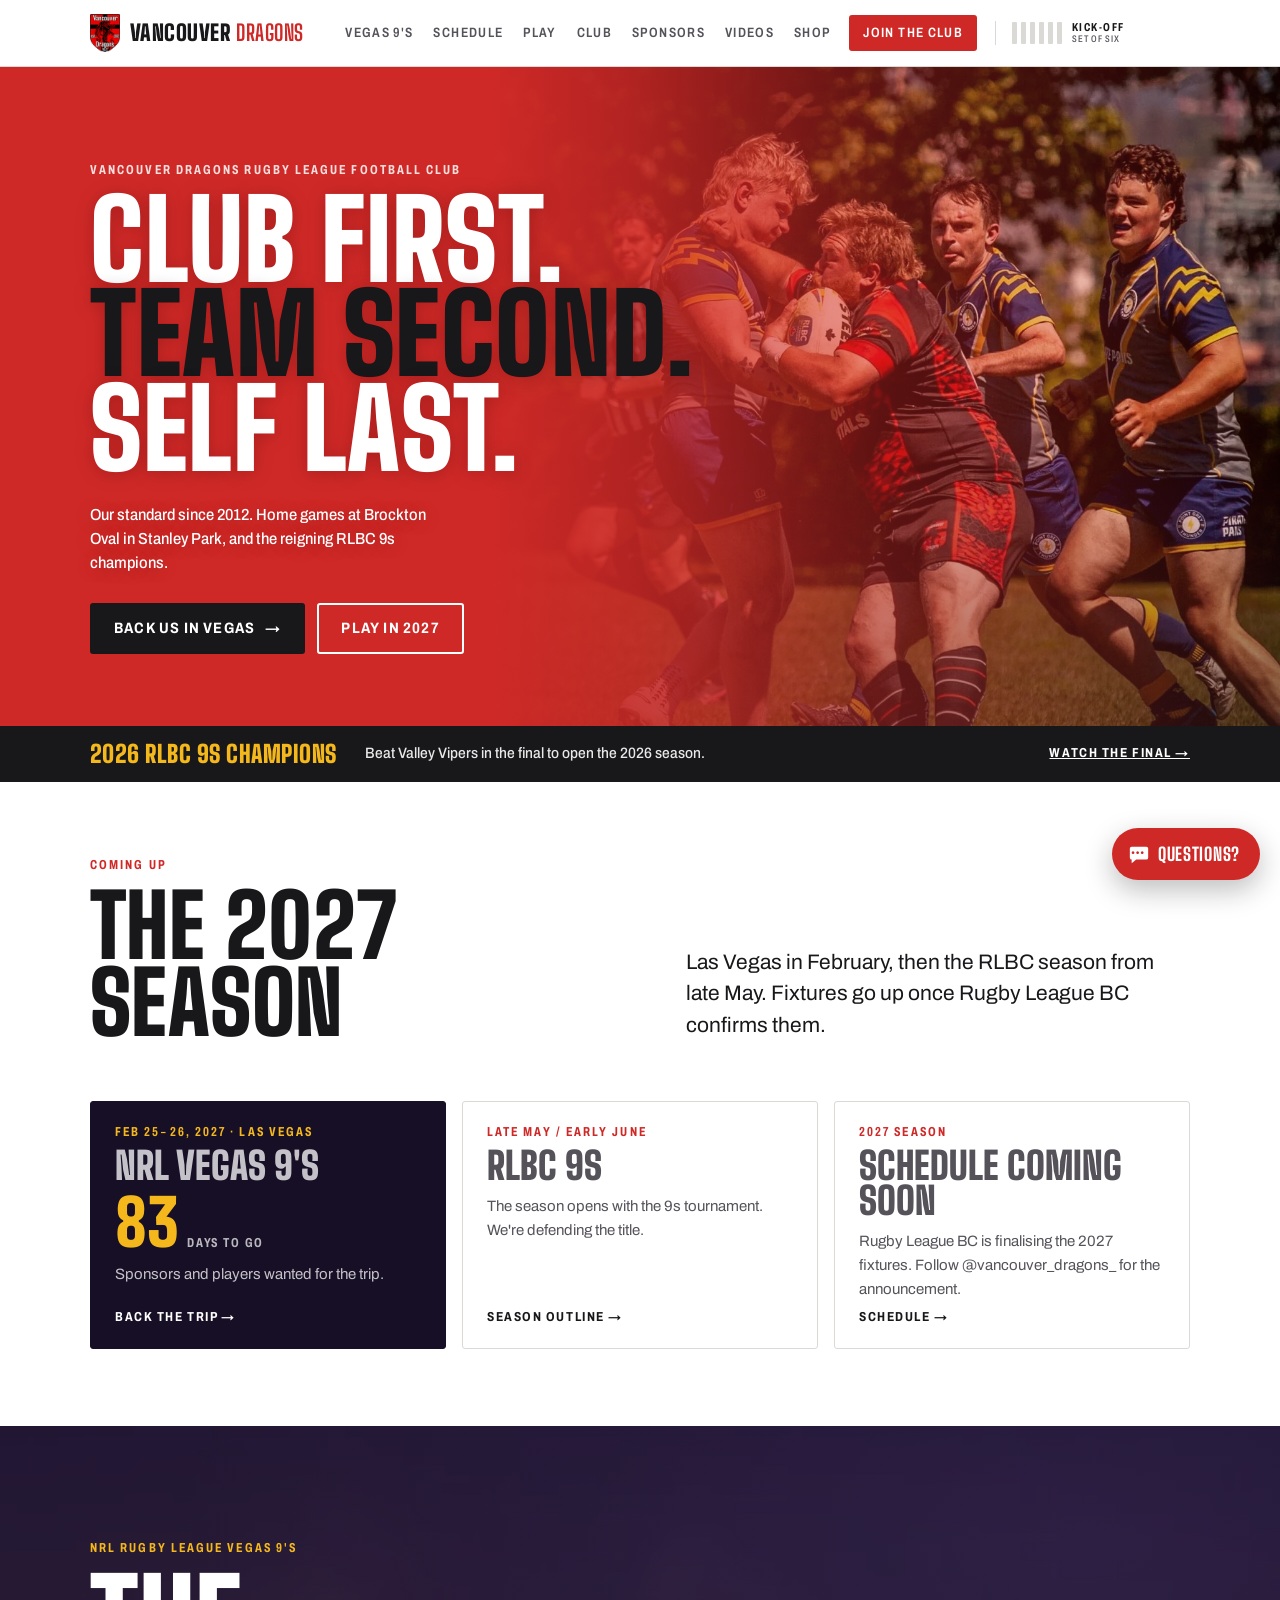
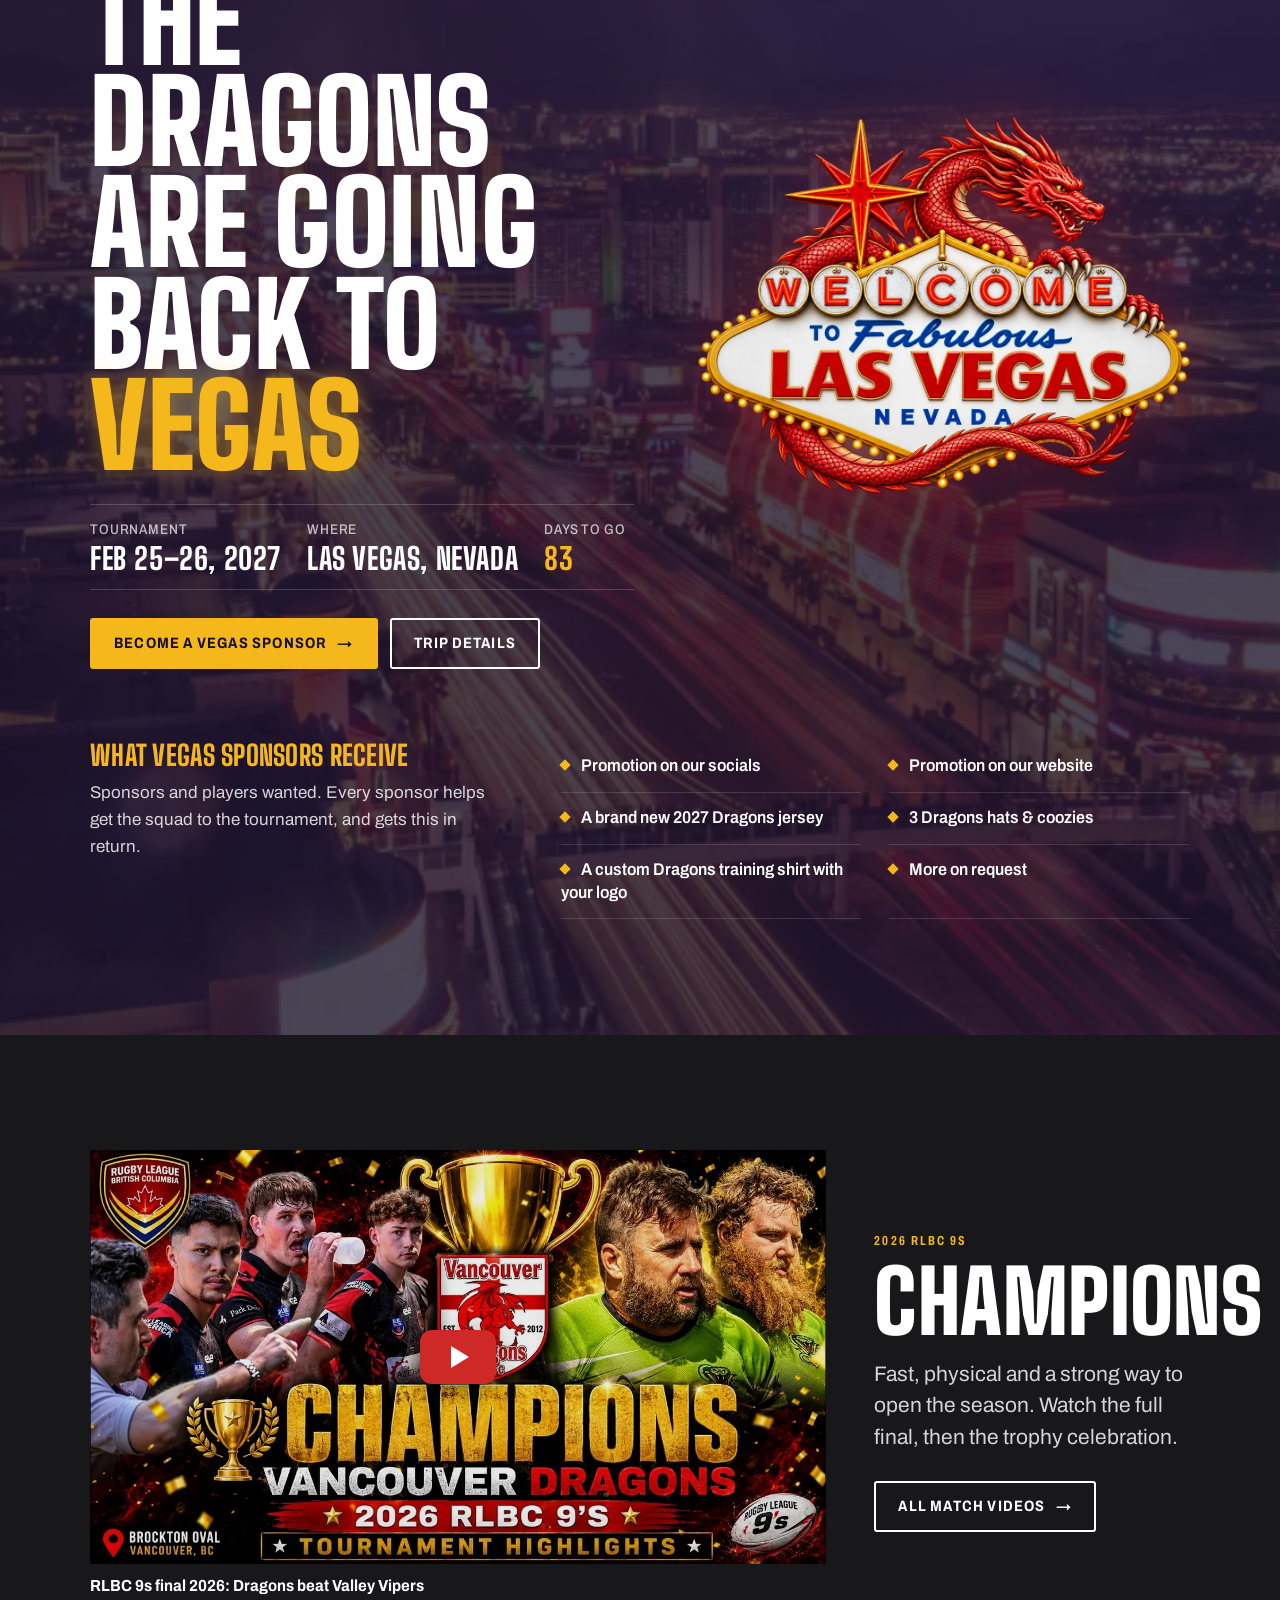
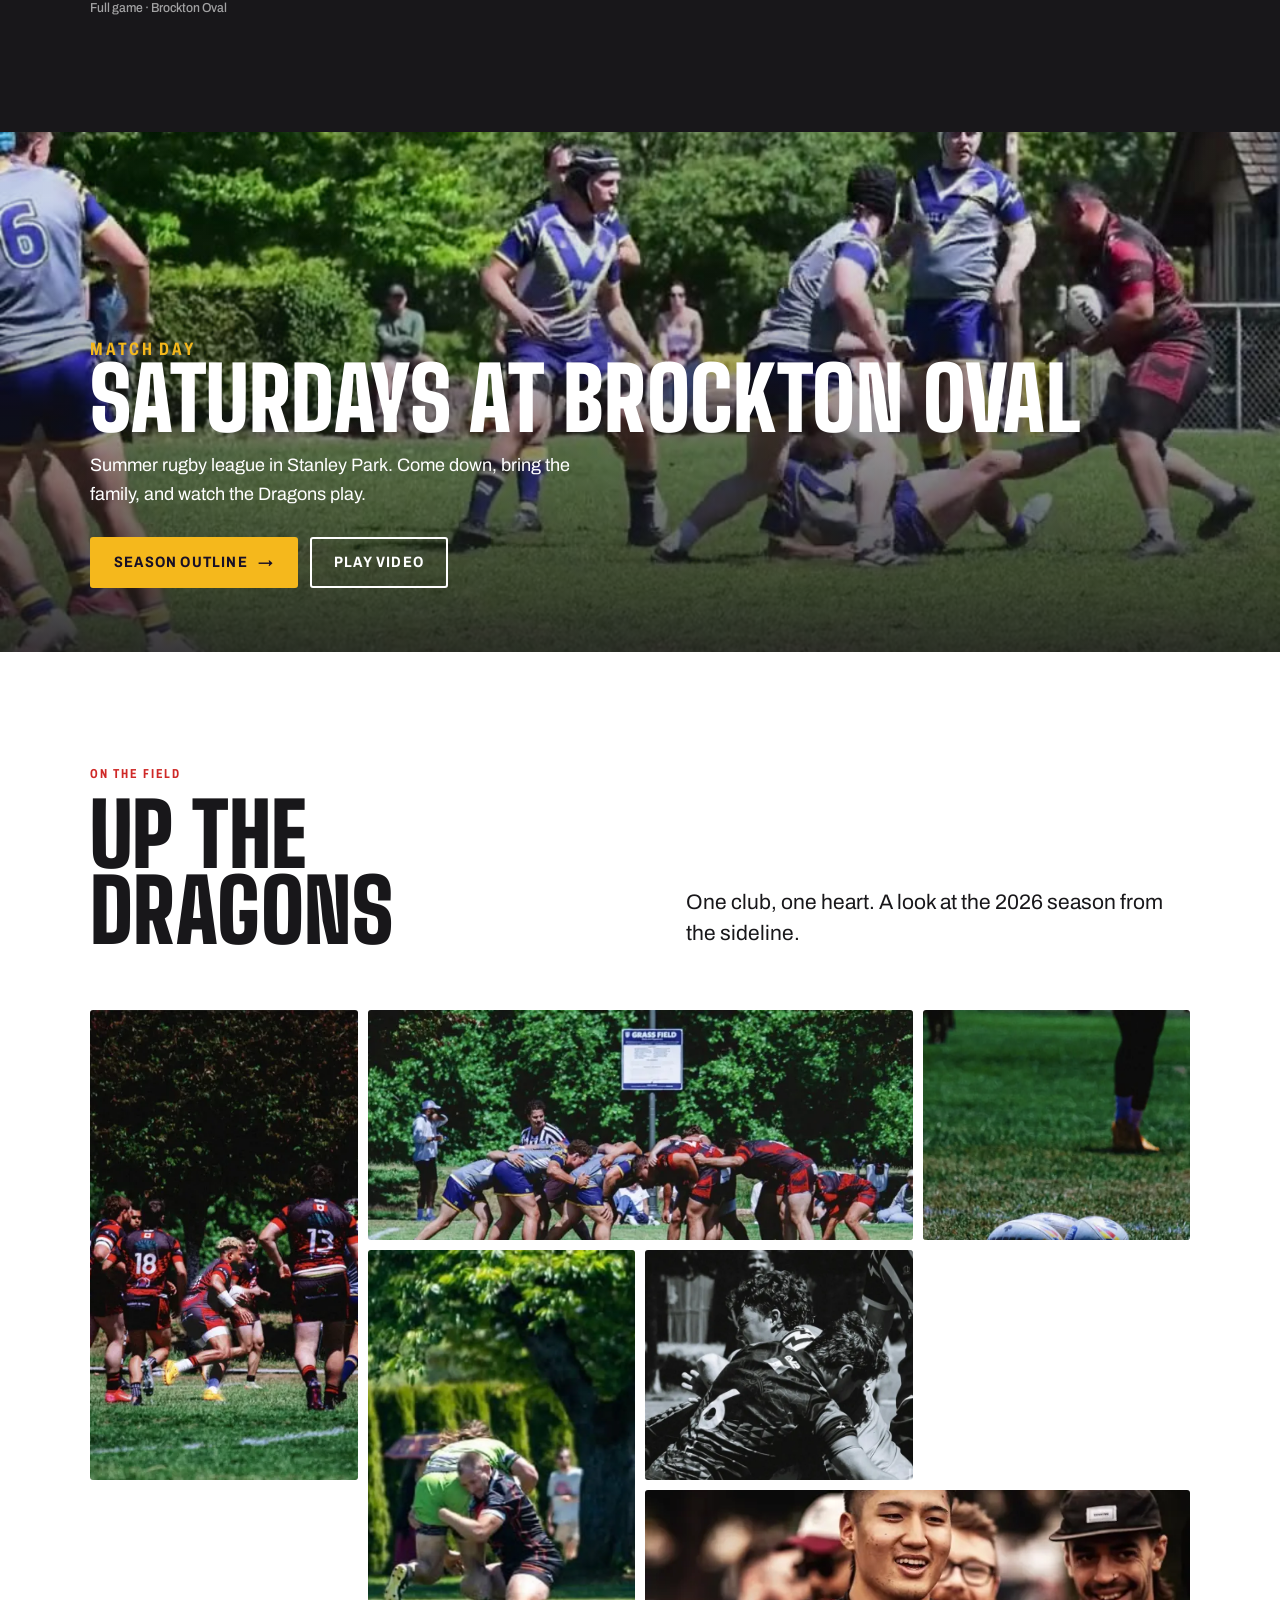
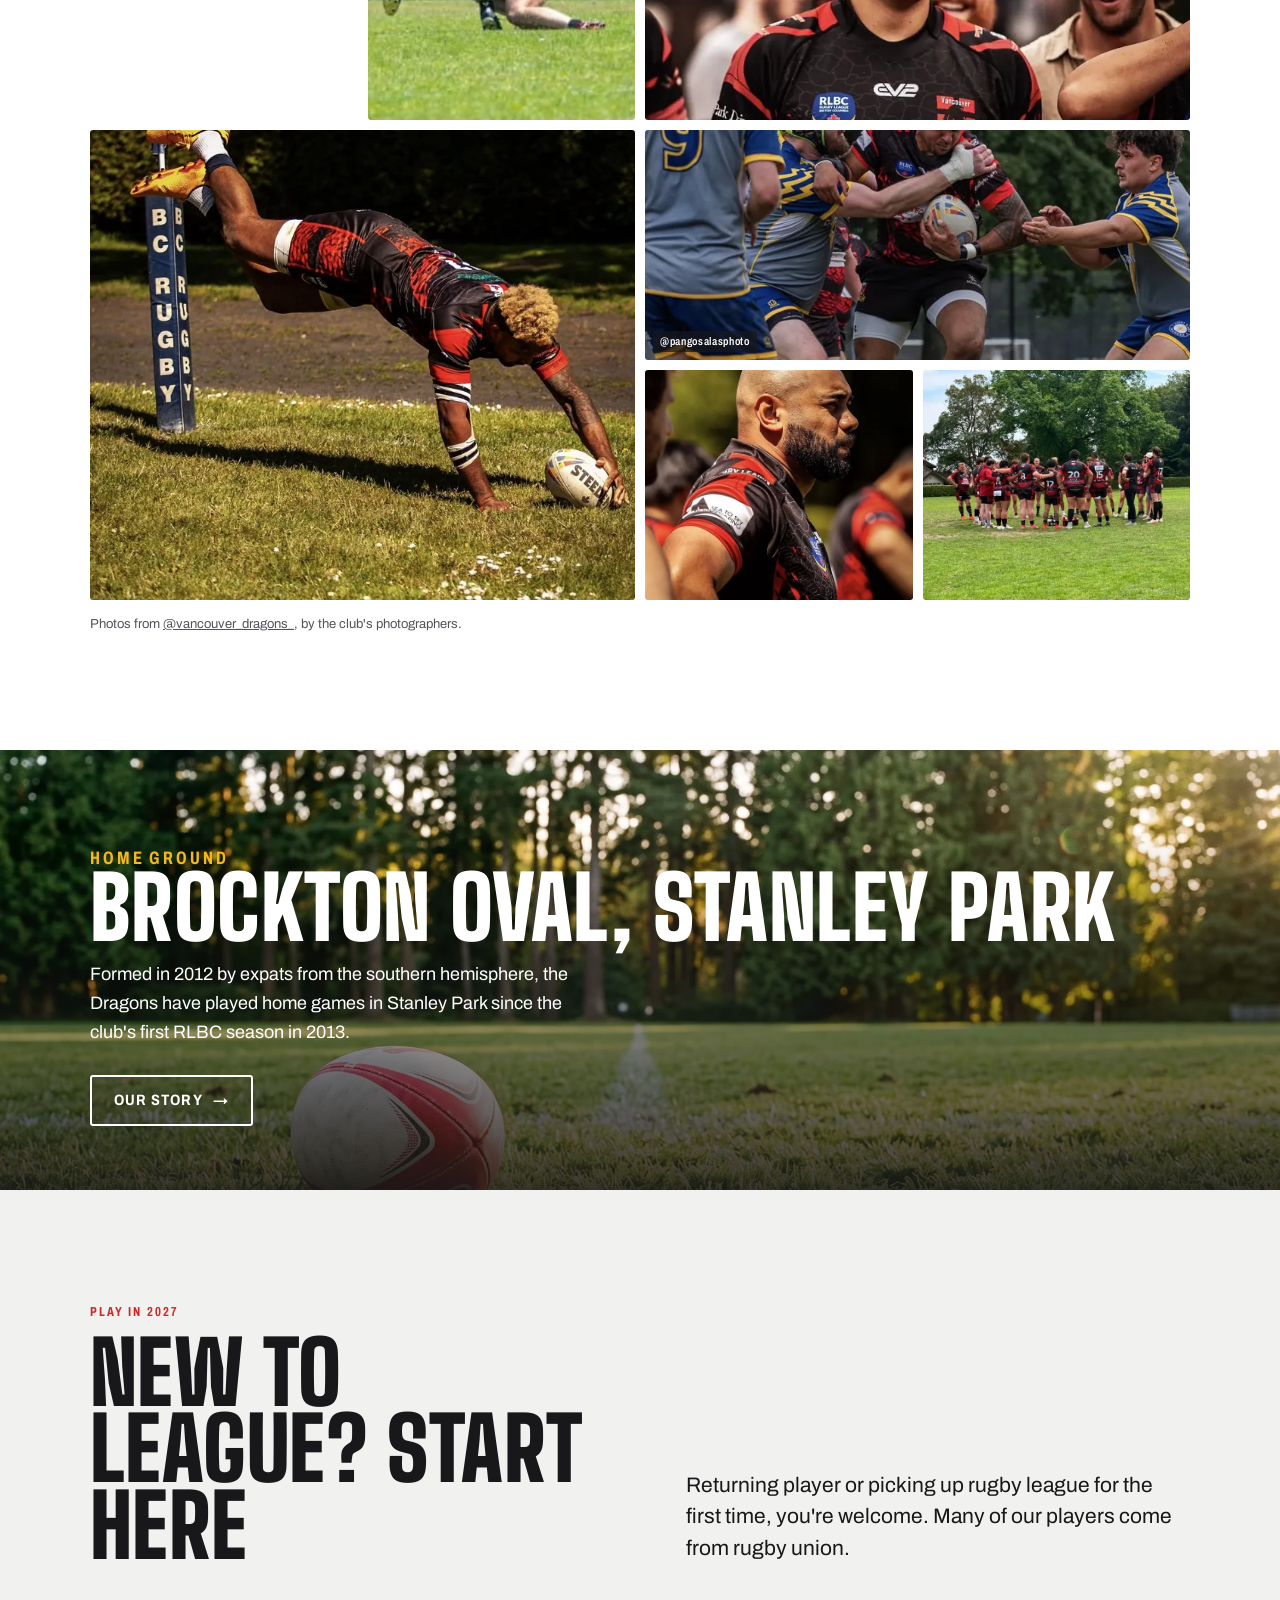
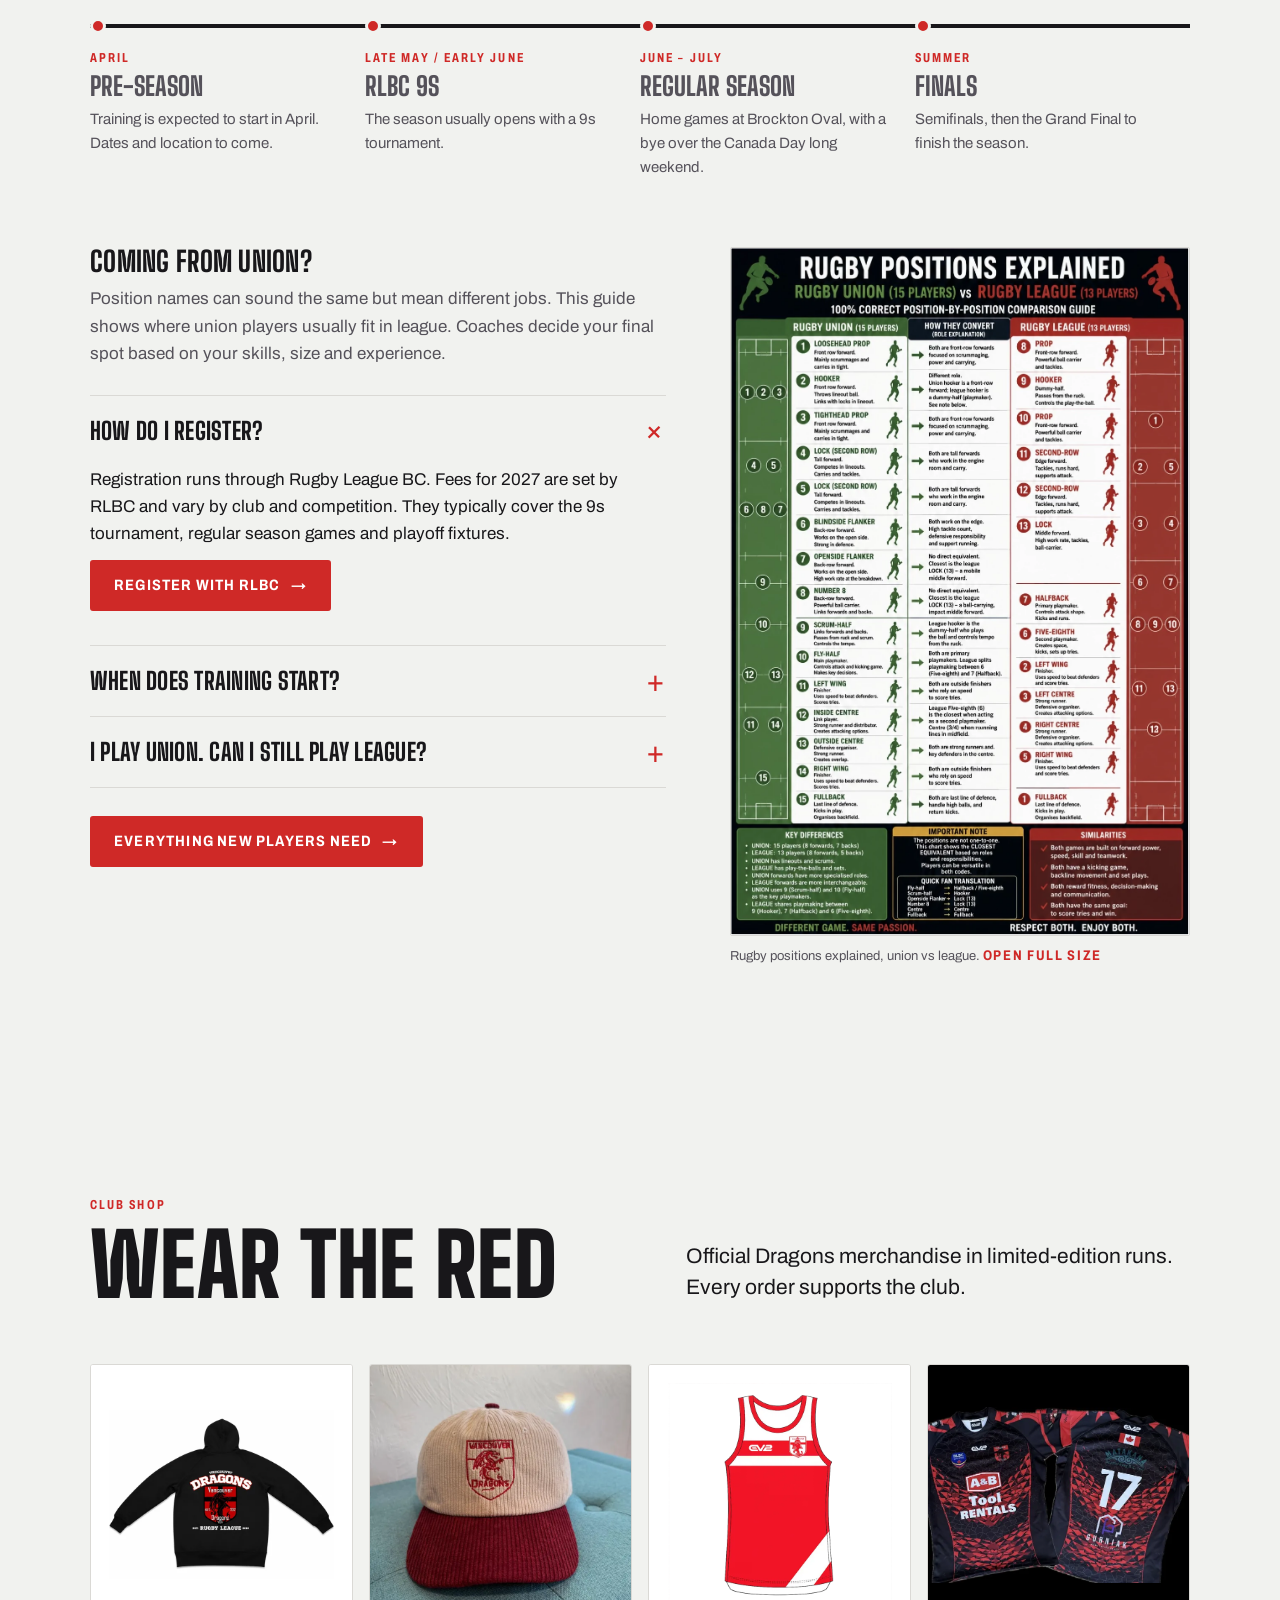
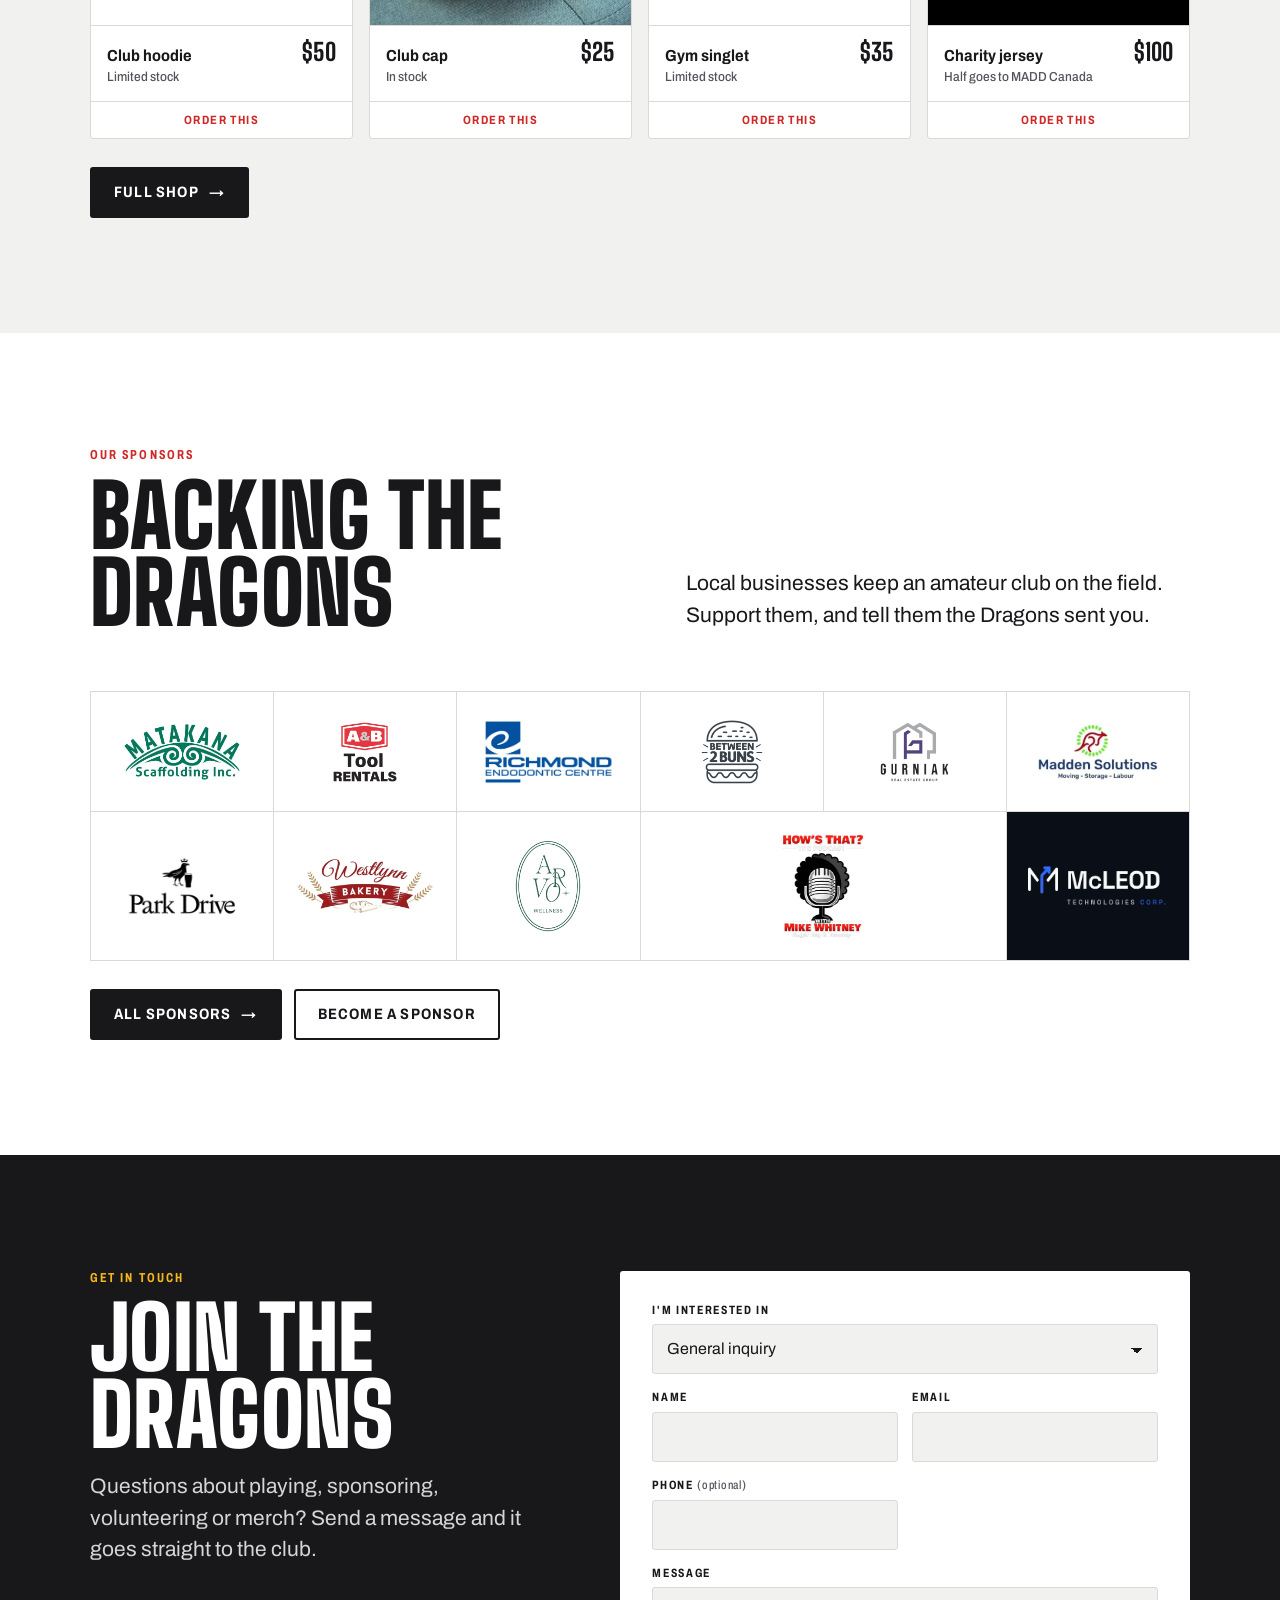
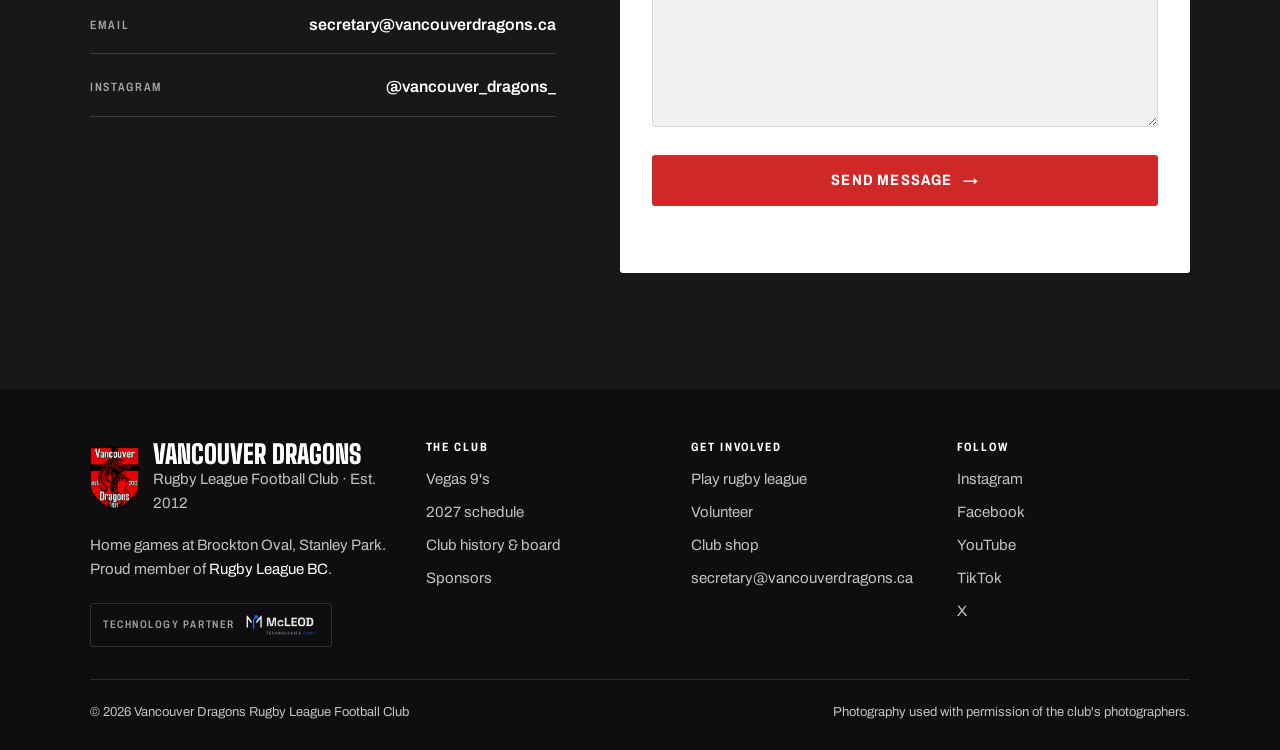
<file: index.html>
<!doctype html>
<html lang="en-CA">
<head>
<meta charset="utf-8">
<meta name="robots" content="index, follow, max-image-preview:large, max-snippet:-1, max-video-preview:-1">
<meta name="viewport" content="width=device-width, initial-scale=1">
<title>Vancouver Dragons Rugby League Club | Stanley Park, Vancouver</title>
<meta name="description" content="Vancouver&#x27;s rugby league club since 2012. 2026 RLBC 9s champions, home games at Brockton Oval, off to the Vegas 9&#x27;s in Feb 2027. New players welcome.">
<link rel="canonical" href="https://vancouverdragons.ca/">
<meta name="theme-color" content="#CF2927">
<link rel="icon" href="/assets/img/favicon-32.png?v=2" sizes="32x32" type="image/png">
<link rel="apple-touch-icon" href="/assets/img/apple-touch-icon.png?v=2">
<link rel="manifest" href="/site.webmanifest">
<meta property="og:type" content="website">
<meta property="og:site_name" content="Vancouver Dragons RLFC">
<meta property="og:locale" content="en_CA">
<meta property="og:title" content="Vancouver Dragons Rugby League Club | Stanley Park, Vancouver">
<meta property="og:description" content="Vancouver&#x27;s rugby league club since 2012. 2026 RLBC 9s champions, home games at Brockton Oval, off to the Vegas 9&#x27;s in Feb 2027. New players welcome.">
<meta property="og:url" content="https://vancouverdragons.ca/">
<meta property="og:image" content="https://vancouverdragons.ca/assets/og/og-home.jpg?v=2">
<meta property="og:image:width" content="1200">
<meta property="og:image:height" content="630">
<meta property="og:image:alt" content="Vancouver Dragons Rugby League Club | Stanley Park, Vancouver">
<meta name="twitter:card" content="summary_large_image">
<meta name="twitter:title" content="Vancouver Dragons Rugby League Club | Stanley Park, Vancouver">
<meta name="twitter:description" content="Vancouver&#x27;s rugby league club since 2012. 2026 RLBC 9s champions, home games at Brockton Oval, off to the Vegas 9&#x27;s in Feb 2027. New players welcome.">
<meta name="twitter:image" content="https://vancouverdragons.ca/assets/og/og-home.jpg?v=2">
<link rel="preconnect" href="https://fonts.googleapis.com">
<link rel="preconnect" href="https://fonts.gstatic.com" crossorigin>
<link href="https://fonts.googleapis.com/css2?family=Archivo:wdth,wght@62..125,400..800&family=Big+Shoulders+Display:wght@700;800;900&display=swap" rel="stylesheet">
<link rel="stylesheet" href="/assets/site.css?v=17">
<script type="application/ld+json">{"@context": "https://schema.org", "@graph": [{"@type": "SportsTeam", "@id": "https://vancouverdragons.ca/#team", "name": "Vancouver Dragons Rugby League Football Club", "alternateName": ["Vancouver Dragons", "VRLFC", "Vancouver Dragons RLFC"], "sport": "Rugby league", "foundingDate": "2012", "url": "https://vancouverdragons.ca/", "logo": "https://vancouverdragons.ca/assets/img/crest.webp", "image": "https://vancouverdragons.ca/assets/og/og-home.jpg?v=2", "email": "secretary@vancouverdragons.ca", "slogan": "Club first. Team second. Self last.", "location": {"@type": "Place", "name": "Brockton Oval, Stanley Park", "address": {"@type": "PostalAddress", "addressLocality": "Vancouver", "addressRegion": "BC", "addressCountry": "CA"}}, "memberOf": {"@type": "SportsOrganization", "name": "Rugby League BC", "url": "https://www.rugbyleaguebc.ca/"}, "sameAs": ["https://www.instagram.com/vancouver_dragons_/", "https://www.facebook.com/vancouverrugbyleague/", "https://www.tiktok.com/@vancouver.dragons50", "https://twitter.com/VancouverDrago1", "https://www.youtube.com/@vancouverdragons7900"], "description": "Vancouver's rugby league club since 2012. Home games at Brockton Oval in Stanley Park; member of Rugby League BC; 2026 RLBC 9s champions.", "award": ["2026 RLBC 9s champions", "2026 RLBC Reserve Grade champions"], "member": [{"@type": "OrganizationRole", "roleName": "President", "member": {"@type": "Person", "name": "Josh Knight"}}, {"@type": "OrganizationRole", "roleName": "Vice President", "member": {"@type": "Person", "name": "Gregory Crowe"}}, {"@type": "OrganizationRole", "roleName": "Treasurer", "member": {"@type": "Person", "name": "Richard Marshall"}}], "sponsor": [{"@type": "Organization", "name": "Matakana Scaffolding Inc.", "url": "https://www.matakanascaff.com/"}, {"@type": "Organization", "name": "A&B Tool Rentals", "url": "https://abtoolrentals.com/"}, {"@type": "Organization", "name": "Richmond Endodontic Centre", "url": "https://www.endodonticcentre.com/"}, {"@type": "Organization", "name": "Between 2 Buns", "url": "https://www.between2bunsburgers.ca/"}, {"@type": "Organization", "name": "Gurniak Real Estate Group", "url": "https://kevingurniak.com/"}, {"@type": "Organization", "name": "Madden Solutions", "url": "http://www.maddensolutions.com/"}, {"@type": "Organization", "name": "Park Drive", "url": "https://www.parkdrive.ca/"}, {"@type": "Organization", "name": "Westlynn Bakery", "url": "https://www.westlynnbakery.ca/"}, {"@type": "Organization", "name": "ARVO+ Wellness", "url": "https://www.arvowellness.ca/"}, {"@type": "Organization", "name": "How's That? Podcast", "url": "https://www.howsthatpodcast.com/"}, {"@type": "Organization", "name": "McLeod Technologies Corp.", "url": "https://mcleodtech.ca/"}], "knowsAbout": ["Rugby league", "Rugby league nines", "Vegas 9s"]}, {"@type": "WebSite", "@id": "https://vancouverdragons.ca/#site", "url": "https://vancouverdragons.ca/", "name": "Vancouver Dragons RLFC", "inLanguage": "en-CA", "publisher": {"@id": "https://vancouverdragons.ca/#team"}}]}</script>
</head>
<body>
<a class="skip" href="#main">Skip to content</a>
<header class="hdr">
  <div class="wrap hdr-in">
    <a class="brand" href="/" aria-label="Vancouver Dragons home">
      <img src="/assets/img/crest-96.png?v=2" alt="" width="30" height="38">
      <span>Vancouver <b>Dragons</b></span>
    </a>
    <nav class="nav" id="nav" aria-label="Main">
      <a href="/vegas/">Vegas 9's</a>
      <a href="/schedule/">Schedule</a>
      <a href="/play/">Play</a>
      <a href="/club/">Club</a>
      <a href="/sponsors/">Sponsors</a>
      <a href="/videos/">Videos</a>
      <a href="/shop/">Shop</a>
      <a class="nav-cta" href="/contact/">Join the club</a>
    </nav>
    <div class="tally" aria-hidden="true" title="Rugby league's set of six: the bars fill as you read">
      <div class="tally-bars"><i></i><i></i><i></i><i></i><i></i><i></i></div>
      <div class="tally-lbl" id="tallyLbl">Kick-off<small>Set of six</small></div>
    </div>
    <button class="menu-btn" id="menuBtn" type="button" aria-expanded="false" aria-controls="nav" aria-label="Open menu">
      <svg width="26" height="26" viewBox="0 0 26 26" fill="none" stroke="currentColor" stroke-width="2.4" aria-hidden="true"><path d="M3 7h20M3 13h20M3 19h20"/></svg>
    </button>
  </div>
</header>
<main id="main">

<section class="hero on-red">
  <div class="hero-stage">
  <div class="hero-bg"><img src="/assets/img/photo-carry.webp" srcset="/assets/img/photo-carry-sm.webp 720w, /assets/img/photo-carry.webp 1278w" sizes="(max-width:760px) 100vw, 60vw" alt="Dragons forward carrying the ball into a tackle" width="1278" height="1600" fetchpriority="high"></div>
  <div class="wrap hero-in">
    <div>
      <p class="eyebrow">Vancouver Dragons Rugby League Football Club</p>
      <h1 class="disp hero-standard"><span class="sr">Vancouver Dragons Rugby League: </span><span>Club first.</span><span>Team second.</span><span>Self last.</span></h1>
      <p class="hero-meta">Our standard since 2012. Home games at Brockton Oval in Stanley Park, and the reigning RLBC 9s champions.</p>
      <div class="btns">
        <a class="btn btn-solid" href="/vegas/">Back us in Vegas <span class="ar">→</span></a>
        <a class="btn btn-ghost" href="/play/">Play in 2027</a>
      </div>
    </div>
  </div>
  </div>
  <div class="champs"><div class="wrap champs-in">
    <strong>2026 RLBC 9s Champions</strong>
    <span>Beat Valley Vipers in the final to open the 2026 season.</span>
    <a href="/videos/">Watch the final →</a>
  </div></div>
</section>

<section class="sec tight" aria-labelledby="next-h">
  <div class="wrap">
    <div class="sec-head rv"><div><p class="eyebrow">Coming up</p><h2 class="disp h2" id="next-h">The 2027 season</h2></div>
      <p class="lede">Las Vegas in February, then the RLBC season from late May. Fixtures go up once Rugby League BC confirms them.</p></div>
    <div class="next rv">
      <a class="ncard vegas" href="/vegas/" data-days-wrap>
        <span class="when">Feb 25–26, 2027 · Las Vegas</span>
        <p class="what">NRL Vegas 9's</p>
        <span class="big"><span data-days>–</span><small data-days-label>days to go</small></span>
        <p>Sponsors and players wanted for the trip.</p>
        <span class="go">Back the trip →</span>
      </a>
      <a class="ncard" href="/schedule/">
        <span class="when">Late May / early June</span>
        <p class="what">RLBC 9s</p>
        <p>The season opens with the 9s tournament. We're defending the title.</p>
        <span class="go">Season outline →</span>
      </a>
      <a class="ncard" href="/schedule/">
        <span class="when">2027 season</span>
        <p class="what">Schedule coming soon</p>
        <p>Rugby League BC is finalising the 2027 fixtures. Follow @vancouver_dragons_ for the announcement.</p>
        <span class="go">Schedule →</span>
      </a>
    </div>
  </div>
</section>


<section class="sec vegas on-dark" aria-labelledby="hv-h">
  <div class="vegas-bg" aria-hidden="true"><img src="/assets/img/ai-strip-sm.webp" alt="" loading="lazy"></div>
  <div class="wrap">
    <div class="vegas-grid">
      <div class="rv">
        <p class="eyebrow">NRL Rugby League Vegas 9's</p>
        <h2 class="disp vegas-title" id="hv-h">The Dragons are going back to <em>Vegas</em></h2>
        <div class="vegas-when">
          <div>Tournament<b>Feb 25–26, 2027</b></div>
          <div>Where<b>Las Vegas, Nevada</b></div>
          <div class="count" data-days-wrap><span data-days-label>Days to go</span><b data-days>–</b></div>
        </div>
        <div class="btns">
          <a class="btn btn-gold" href="/contact/?topic=vegas-sponsor">Become a Vegas sponsor <span class="ar">→</span></a>
          <a class="btn btn-ghost" href="/vegas/">Trip details</a>
        </div>
      </div>
      <div class="vegas-sign rv"><img src="/assets/img/vegas-dragon.webp" alt="Welcome to Fabulous Las Vegas sign wrapped by a red Vancouver Dragon" width="1100" height="844" loading="lazy"></div>
    </div>
    <div class="perks rv" style="margin-top:clamp(40px,6vw,72px)">
      <div><h3 class="h3">What Vegas sponsors receive</h3><p>Sponsors and players wanted. Every sponsor helps get the squad to the tournament, and gets this in return.</p></div>
      <ul class="perk-list">
        <li>Promotion on our socials</li><li>Promotion on our website</li><li>A brand new 2027 Dragons jersey</li>
        <li>3 Dragons hats &amp; coozies</li><li>A custom Dragons training shirt with your logo</li><li>More on request</li>
      </ul>
    </div>
  </div>
</section>

<section class="sec sec-dark on-dark" aria-labelledby="champ-h">
  <div class="wrap feature-vid">
    <div class="rv"><div><button class="yt" type="button" data-id="ba1S5Y9M6DU" aria-label="Play video: RLBC 9s final 2026: Dragons beat Valley Vipers"><img src="/assets/img/rlbc-9s-final-2026.webp" alt="" loading="lazy" decoding="async" width="480" height="270" onerror="this.onerror=null;this.src='https://i.ytimg.com/vi/ba1S5Y9M6DU/hqdefault.jpg'"><span class="play" aria-hidden="true"></span></button><p class="vcap">RLBC 9s final 2026: Dragons beat Valley Vipers<small>Full game · Brockton Oval</small></p></div></div>
    <div class="rv">
      <p class="eyebrow">2026 RLBC 9s</p>
      <h2 class="disp h2" id="champ-h">Champions</h2>
      <p class="lede" style="color:rgba(255,255,255,.82)">Fast, physical and a strong way to open the season. Watch the full final, then the trophy celebration.</p>
      <div class="btns"><a class="btn btn-ghost" href="/videos/">All match videos <span class="ar">→</span></a></div>
    </div>
  </div>
</section>

<section class="vband" aria-labelledby="md-h">
  <video class="vband-vid" muted loop playsinline preload="none" poster="/assets/video/dragons-match-day.jpg" data-autoplay aria-hidden="true">
    <source src="/assets/video/dragons-match-day.mp4" type="video/mp4">
  </video>
  <div class="wrap vband-in rv">
    <p class="eyebrow">Match day</p>
    <h2 class="disp h2" id="md-h">Saturdays at Brockton Oval</h2>
    <p>Summer rugby league in Stanley Park. Come down, bring the family, and watch the Dragons play.</p>
    <div class="btns"><a class="btn btn-gold" href="/schedule/">Season outline <span class="ar">→</span></a><button class="btn btn-ghost vband-toggle" type="button" aria-pressed="false">Pause video</button></div>
  </div>
</section>

<section class="sec" aria-labelledby="field-h">
  <div class="wrap">
    <div class="sec-head rv"><div><p class="eyebrow">On the field</p><h2 class="disp h2" id="field-h">Up the Dragons</h2></div>
      <p class="lede">One club, one heart. A look at the 2026 season from the sideline.</p></div>
    <div class="mosaic rv"><figure class="tall"><img src="/assets/img/photo-attack-sm.webp" srcset="/assets/img/photo-attack-sm.webp 700w, /assets/img/photo-attack.webp 1400w" sizes="(max-width:760px) 50vw, 25vw" alt="Dragons player carrying the ball into the line" loading="lazy" decoding="async"></figure><figure class="wide"><img src="/assets/img/photo-scrum-sm.webp" srcset="/assets/img/photo-scrum-sm.webp 700w, /assets/img/photo-scrum.webp 1400w" sizes="(max-width:760px) 50vw, 25vw" alt="Dragons and opponents packing down for a scrum" loading="lazy" decoding="async"></figure><figure class=""><img src="/assets/img/photo-balls-sm.webp" srcset="/assets/img/photo-balls-sm.webp 700w, /assets/img/photo-balls.webp 1400w" sizes="(max-width:760px) 50vw, 25vw" alt="Steeden match balls on the grass before kick-off" loading="lazy" decoding="async"></figure><figure class="tall"><img src="/assets/img/photo-tackle-green-sm.webp" srcset="/assets/img/photo-tackle-green-sm.webp 720w, /assets/img/photo-tackle-green.webp 1400w" sizes="(max-width:760px) 50vw, 25vw" alt="Dragons player tackled low by a Valley Vipers defender" loading="lazy" decoding="async"></figure><figure class=""><img src="/assets/img/photo-tackle-bw-sm.webp" srcset="/assets/img/photo-tackle-bw-sm.webp 700w, /assets/img/photo-tackle-bw.webp 1400w" sizes="(max-width:760px) 50vw, 25vw" alt="Black and white photo of a Dragons player in a tackle" loading="lazy" decoding="async"></figure><figure class="wide"><img src="/assets/img/photo-smile-sm.webp" srcset="/assets/img/photo-smile-sm.webp 700w, /assets/img/photo-smile.webp 1400w" sizes="(max-width:760px) 50vw, 25vw" alt="Smiling Dragons player after a match" loading="lazy" decoding="async"></figure></div>
    <div class="mosaic rv" style="margin-top:10px"><figure class="big"><img src="/assets/img/photo-try-dive-sm.webp" alt="Dragons winger diving over to score a try next to the posts" loading="lazy" decoding="async"></figure><figure class="wide"><img src="/assets/img/photo-pango-carry-sm.webp" alt="Dragons forward carrying through two Point Grey Thunder defenders" loading="lazy" decoding="async"><figcaption class="by">@pangosalasphoto</figcaption></figure><figure class=""><img src="/assets/img/photo-sideline-sm.webp" alt="Dragons player with the Sea to Sky sponsor patch on his sleeve" loading="lazy" decoding="async"></figure><figure class=""><img src="/assets/img/photo-huddle-sm.webp" srcset="/assets/img/photo-huddle-sm.webp 720w, /assets/img/photo-huddle.webp 1400w" sizes="(max-width:760px) 50vw, 25vw" alt="The Dragons in a huddle at Brockton Oval" loading="lazy" decoding="async"></figure></div>
    <p class="photo-credit">Photos from <a href="https://www.instagram.com/vancouver_dragons_/" target="_blank" rel="noopener">@vancouver_dragons_</a>, by the club's photographers.</p>
  </div>
</section>

<section class="band" aria-labelledby="home-h">
  <img src="/assets/img/ai-pitch.webp" srcset="/assets/img/ai-pitch-sm.webp 900w, /assets/img/ai-pitch.webp 1800w" sizes="100vw" alt="A rugby league ball on a grass pitch with evergreen trees behind" loading="lazy">
  <div class="wrap rv">
    <p class="eyebrow">Home ground</p>
    <h2 class="disp h2" id="home-h">Brockton Oval, Stanley Park</h2>
    <p>Formed in 2012 by expats from the southern hemisphere, the Dragons have played home games in Stanley Park since the club's first RLBC season in 2013.</p>
    <div class="btns on-dark"><a class="btn btn-ghost" href="/club/">Our story <span class="ar">→</span></a></div>
  </div>
</section>

<section class="sec sec-paper" aria-labelledby="new-h">
  <div class="wrap">
    <div class="sec-head rv"><div><p class="eyebrow">Play in 2027</p><h2 class="disp h2" id="new-h">New to league? Start here</h2></div>
      <p class="lede">Returning player or picking up rugby league for the first time, you're welcome. Many of our players come from rugby union.</p></div>
    <ol class="season rv">
      <li><p class="when">April</p><p class="what">Pre-season</p><p>Training is expected to start in April. Dates and location to come.</p></li>
      <li><p class="when">Late May / early June</p><p class="what">RLBC 9s</p><p>The season usually opens with a 9s tournament.</p></li>
      <li><p class="when">June – July</p><p class="what">Regular season</p><p>Home games at Brockton Oval, with a bye over the Canada Day long weekend.</p></li>
      <li><p class="when">Summer</p><p class="what">Finals</p><p>Semifinals, then the Grand Final to finish the season.</p></li>
    </ol>
    <div class="home-play">
      <div class="rv">
        <h3 class="h3">Coming from union?</h3>
        <p class="muted" style="margin:0">Position names can sound the same but mean different jobs. This guide shows where union players usually fit in league. Coaches decide your final spot based on your skills, size and experience.</p>
        <div class="faq"><details open><summary>How do I register?</summary><div class="ans"><p>Registration runs through Rugby League BC. Fees for 2027 are set by RLBC and vary by club and competition. They typically cover the 9s tournament, regular season games and playoff fixtures.</p><p><a class="btn btn-red" href="https://www.rugbyleaguebc.ca/" target="_blank" rel="noopener">Register with RLBC <span class="ar">→</span></a></p></div></details><details><summary>When does training start?</summary><div class="ans"><p>Practice for 2027 is expected to begin in April. Training dates and location are announced closer to pre-season. DM us on Instagram or email <a href="mailto:secretary@vancouverdragons.ca">secretary@vancouverdragons.ca</a> for details.</p></div></details><details><summary>I play union. Can I still play league?</summary><div class="ans"><p>Yes. Many Dragons players come from rugby union, and the club was set up so you can play union in the winter and league in the summer. Dragons players have strong ties to VRRFC, Scribes, Kats, Meralomas and Burnaby Lake.</p></div></details></div>
        <div class="btns"><a class="btn btn-red" href="/play/">Everything new players need <span class="ar">→</span></a></div>
      </div>
      <div class="rv">
        <a class="chart-link" href="/assets/img/union-roles-chart.webp" target="_blank" rel="noopener" aria-label="Open the rugby positions explained chart full size"><img src="/assets/img/union-roles-chart.webp" alt="Club chart: rugby positions explained, union versus league position by position" width="1091" height="1635" loading="lazy"></a>
        <p class="cap">Rugby positions explained, union vs league. <a class="tlink" href="/assets/img/union-roles-chart.webp" target="_blank" rel="noopener">Open full size</a></p>
      </div>
    </div>
  </div>
</section>


<section class="sec sec-paper" aria-labelledby="hshop-h">
  <div class="wrap">
    <div class="sec-head rv"><div><p class="eyebrow">Club shop</p><h2 class="disp h2" id="hshop-h">Wear the red</h2></div>
      <p class="lede">Official Dragons merchandise in limited-edition runs. Every order supports the club.</p></div>
    <div class="shop-grid four rv">
      <article class="item"><div class="item-img"><img src="/assets/img/merch-hoodie.webp" alt="Vancouver Dragons club hoodie" width="640" height="480" loading="lazy"></div><div class="item-body"><h3>Club hoodie<small>Limited stock</small></h3><span class="price">$50</span></div><a class="order" href="/contact/?topic=merch&amp;item=Club+hoodie">Order this</a></article>
      <article class="item"><div class="item-img photo"><img src="/assets/img/merch-cap-photo-sm.webp" alt="Vancouver Dragons club cap, cream corduroy with a wine peak" loading="lazy"></div><div class="item-body"><h3>Club cap<small>In stock</small></h3><span class="price">$25</span></div><a class="order" href="/contact/?topic=merch&amp;item=Club+cap">Order this</a></article>
      <article class="item"><div class="item-img"><img src="/assets/img/merch-singlet.webp" alt="Vancouver Dragons gym singlet" width="640" height="640" loading="lazy"></div><div class="item-body"><h3>Gym singlet<small>Limited stock</small></h3><span class="price">$35</span></div><a class="order" href="/contact/?topic=merch&amp;item=Gym+singlet">Order this</a></article>
      <article class="item"><div class="item-img photo" style="background:#000"><img src="/assets/img/merch-charity-jersey-sm.webp" alt="Front and back of the Vancouver Dragons charity jersey" loading="lazy" style="object-fit:contain"></div><div class="item-body"><h3>Charity jersey<small>Half goes to MADD Canada</small></h3><span class="price">$100</span></div><a class="order" href="/contact/?topic=merch&amp;item=Brand+new+charity+jersey">Order this</a></article>
    </div>
    <div class="btns rv"><a class="btn btn-solid" href="/shop/">Full shop <span class="ar">→</span></a></div>
  </div>
</section>

<section class="sec" aria-labelledby="sp-h">
  <div class="wrap">
    <div class="sec-head rv"><div><p class="eyebrow">Our sponsors</p><h2 class="disp h2" id="sp-h">Backing the Dragons</h2></div>
      <p class="lede">Local businesses keep an amateur club on the field. Support them, and tell them the Dragons sent you.</p></div>
    <div class="rv"><div class="spon-strip"><!--cms:strip--><a href="https://www.matakanascaff.com/" target="_blank" rel="noopener" title="Matakana Scaffolding Inc."><img src="/assets/img/sponsor-matakana.webp" alt="Matakana Scaffolding Inc." loading="lazy"></a><a href="https://abtoolrentals.com/" target="_blank" rel="noopener" title="A&amp;B Tool Rentals"><img src="/assets/img/sponsor-ab.webp" alt="A&amp;B Tool Rentals" loading="lazy"></a><a href="https://www.endodonticcentre.com/" target="_blank" rel="noopener" title="Richmond Endodontic Centre"><img src="/assets/img/sponsor-endodontic.webp" alt="Richmond Endodontic Centre" loading="lazy"></a><a href="https://www.between2bunsburgers.ca/" target="_blank" rel="noopener" title="Between 2 Buns"><img src="/assets/img/sponsor-between-2-buns.webp" alt="Between 2 Buns" loading="lazy"></a><a href="https://kevingurniak.com/" target="_blank" rel="noopener" title="Gurniak Real Estate Group"><img src="/assets/img/sponsor-gurniak.webp" alt="Gurniak Real Estate Group" loading="lazy"></a><a href="http://www.maddensolutions.com/" target="_blank" rel="noopener" title="Madden Solutions"><img src="/assets/img/sponsor-madden.webp" alt="Madden Solutions" loading="lazy"></a><a href="https://www.parkdrive.ca/" target="_blank" rel="noopener" title="Park Drive"><img src="/assets/img/sponsor-park-drive.webp" alt="Park Drive" loading="lazy"></a><a href="https://www.westlynnbakery.ca/" target="_blank" rel="noopener" title="Westlynn Bakery"><img src="/assets/img/sponsor-westlynn.webp" alt="Westlynn Bakery" loading="lazy"></a><a class="arvo" href="https://www.arvowellness.ca/" target="_blank" rel="noopener" title="ARVO+ Wellness"><img src="/assets/img/sponsor-arvo.webp" alt="ARVO+ Wellness" loading="lazy"></a><!--/cms:strip--><a class="pod" href="https://www.howsthatpodcast.com/" target="_blank" rel="noopener" title="How&#x27;s That? Podcast"><img src="/assets/img/sponsor-hows-that.webp" alt="How&#x27;s That? Podcast" loading="lazy"></a><a class="tech" href="https://mcleodtech.ca" target="_blank" rel="noopener" title="McLeod Technologies, Technology Partner"><img src="/assets/img/mcleod-technologies.webp" alt="McLeod Technologies, Technology Partner" loading="lazy"></a></div></div>
    <div class="btns rv"><a class="btn btn-solid" href="/sponsors/">All sponsors <span class="ar">→</span></a><a class="btn btn-ghost" href="/contact/?topic=season-sponsor">Become a sponsor</a></div>
  </div>
</section>
<section class="sec contact on-dark home-contact" aria-labelledby="hc-h" id="contact">
  <div class="wrap contact-grid">
    <div class="rv">
      <p class="eyebrow">Get in touch</p>
      <h2 class="disp h2" id="hc-h">Join the Dragons</h2>
      <p class="lede">Questions about playing, sponsoring, volunteering or merch? Send a message and it goes straight to the club.</p>
      <div class="direct">
        <a href="mailto:secretary@vancouverdragons.ca"><span>Email</span><b>secretary@vancouverdragons.ca</b></a>
        <a href="https://www.instagram.com/vancouver_dragons_/" target="_blank" rel="noopener"><span>Instagram</span><b>@vancouver_dragons_</b></a>
      </div>
    </div>
      <form class="f" name="dragons-contact" method="POST" action="/contact/?sent=1" data-netlify="true" netlify-honeypot="bot-field" id="contactForm" novalidate>
        <input type="hidden" name="form-name" value="dragons-contact">
        <p class="hp"><label>Leave this empty <input name="bot-field" tabindex="-1" autocomplete="off"></label></p>
        <div class="fld"><label for="f-topic">I'm interested in</label>
          <select id="f-topic" name="topic" required>
            <option>General inquiry</option>
            <option>Sponsoring the Vegas 9's trip</option>
            <option>Sponsoring the 2027 season</option>
            <option>Playing in the Vegas 9's</option>
            <option>Playing in 2027</option>
            <option>Volunteering</option>
            <option>Ordering merchandise</option>
          </select>
        </div>
        <div class="row">
          <div class="fld"><label for="f-name">Name</label><input id="f-name" name="name" autocomplete="name" required></div>
          <div class="fld"><label for="f-email">Email</label><input id="f-email" name="email" type="email" autocomplete="email" required></div>
        </div>
        <div class="row">
          <div class="fld"><label for="f-phone">Phone <span class="opt-lbl">(optional)</span></label><input id="f-phone" name="phone" type="tel" autocomplete="tel"></div>
          <div class="fld biz" id="bizFld"><label for="f-biz">Business name <span class="opt-lbl">(optional)</span></label><input id="f-biz" name="business" autocomplete="organization"></div>
        </div>
        <div class="fld"><label for="f-msg">Message</label><textarea id="f-msg" name="message" required></textarea></div>
        <button class="btn btn-red" type="submit">Send message <span class="ar">→</span></button>
        <p class="f-status" id="fStatus" role="status" aria-live="polite"></p>
      </form>
  </div>
</section>


</main>
<footer class="ftr">
  <div class="wrap">
    <div class="ftr-top">
      <div>
        <div class="ftr-brand"><img src="/assets/img/crest-160.png" alt="" width="49" height="62" loading="lazy"><div><b>Vancouver Dragons</b>Rugby League Football Club · Est. 2012</div></div>
        <p style="margin:18px 0 0">Home games at Brockton Oval, Stanley Park. Proud member of <a href="https://www.rugbyleaguebc.ca/" target="_blank" rel="noopener" style="color:#fff">Rugby League BC</a>.</p>
        <a class="ftr-tech" href="https://mcleodtech.ca" target="_blank" rel="noopener"><span>Technology Partner</span><img src="/assets/img/mcleod-technologies.webp" alt="McLeod Technologies" width="75" height="22" loading="lazy"></a>
      </div>
      <div>
        <h2>The club</h2>
        <ul>
          <li><a href="/vegas/">Vegas 9's</a></li>
          <li><a href="/schedule/">2027 schedule</a></li>
          <li><a href="/club/">Club history &amp; board</a></li>
          <li><a href="/sponsors/">Sponsors</a></li>
        </ul>
      </div>
      <div>
        <h2>Get involved</h2>
        <ul>
          <li><a href="/play/">Play rugby league</a></li>
          <li><a href="/contact/?topic=volunteer">Volunteer</a></li>
          <li><a href="/shop/">Club shop</a></li>
          <li><a href="mailto:secretary@vancouverdragons.ca">secretary@vancouverdragons.ca</a></li>
        </ul>
      </div>
      <div>
        <h2>Follow</h2>
        <ul>
          <li><a href="https://www.instagram.com/vancouver_dragons_/" target="_blank" rel="noopener">Instagram</a></li>
          <li><a href="https://www.facebook.com/vancouverrugbyleague/" target="_blank" rel="noopener">Facebook</a></li>
          <li><a href="https://www.youtube.com/@vancouverdragons7900" target="_blank" rel="noopener">YouTube</a></li>
          <li><a href="https://www.tiktok.com/@vancouver.dragons50" target="_blank" rel="noopener">TikTok</a></li>
          <li><a href="https://twitter.com/VancouverDrago1" target="_blank" rel="noopener">X</a></li>
        </ul>
      </div>
    </div>
    <div class="ftr-bot">
      <span>© <span id="yr">2026</span> Vancouver Dragons Rugby League Football Club</span>
      <span>Photography used with permission of the club's photographers.</span>
    </div>
  </div>
</footer>
<script src="/assets/site.js?v=10" defer></script>
<script src="/assets/chat.js?v=2" defer></script>
</body>
</html>
</file>
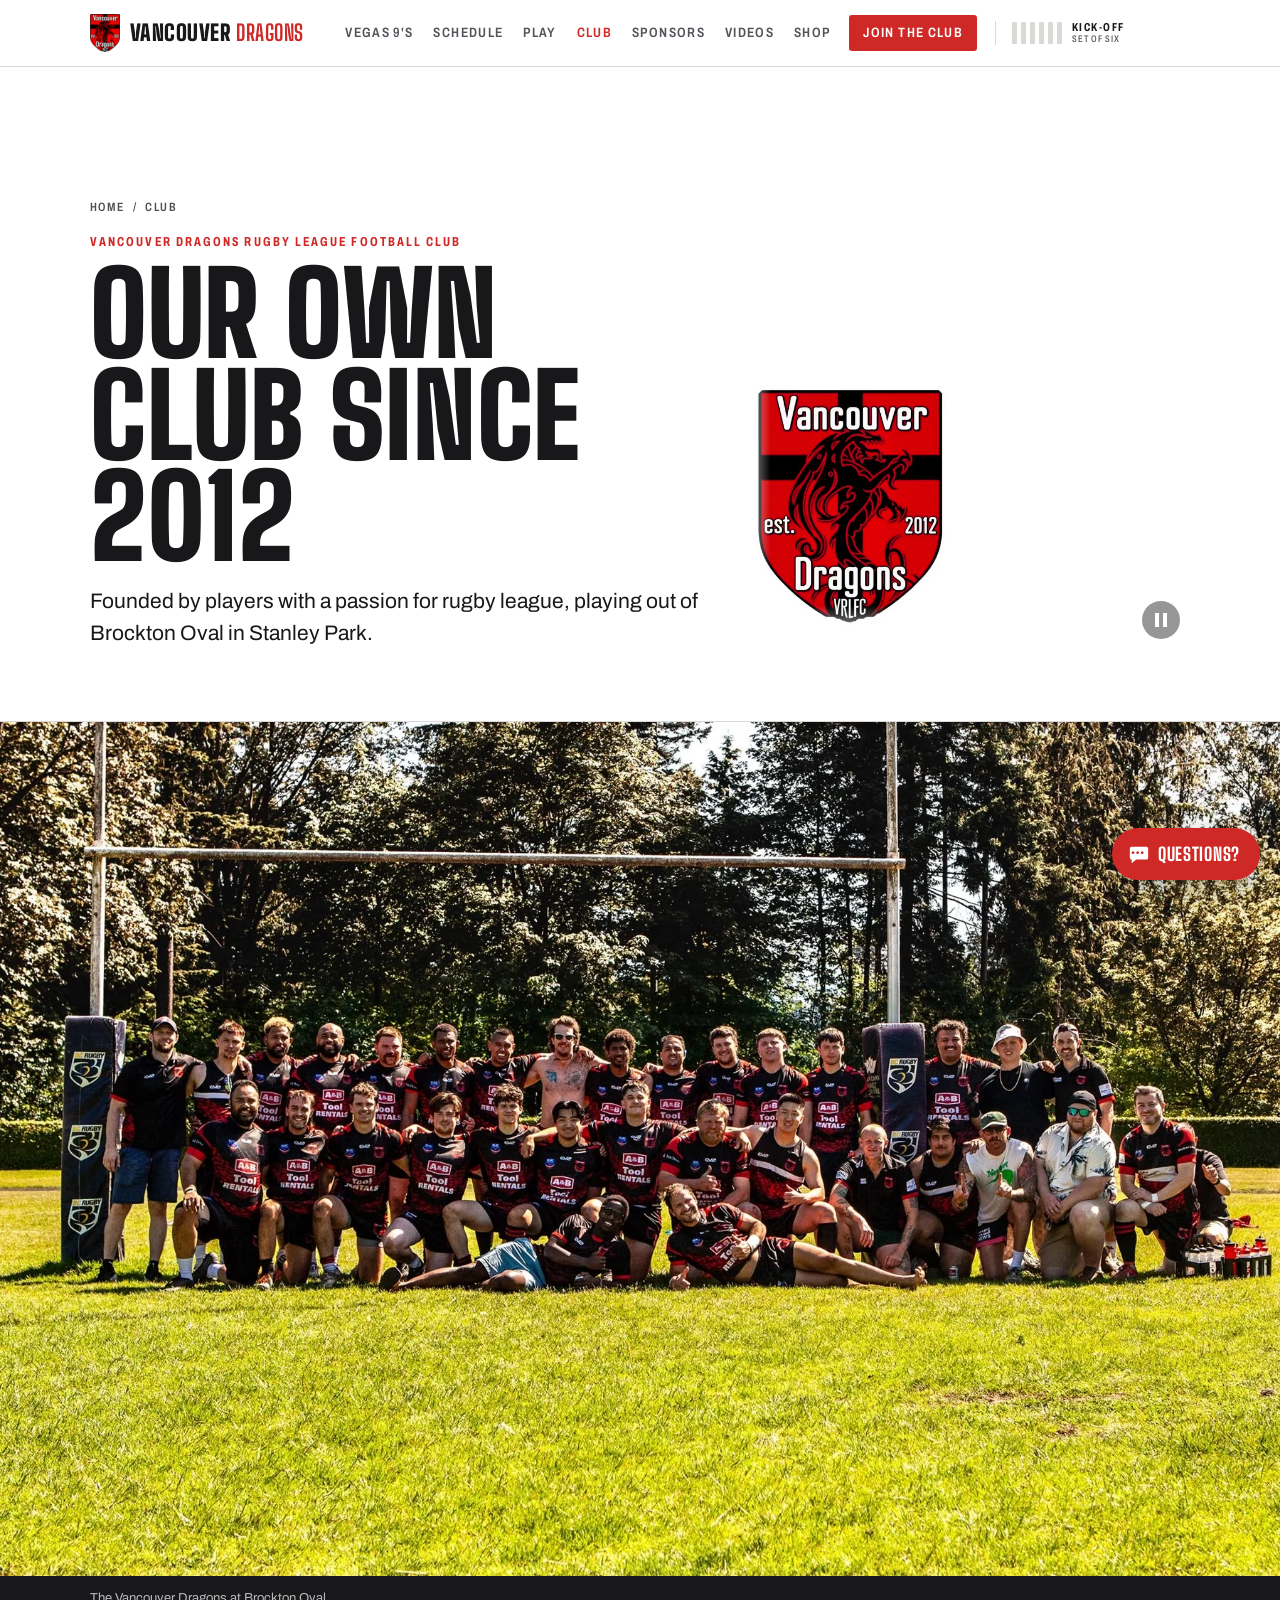
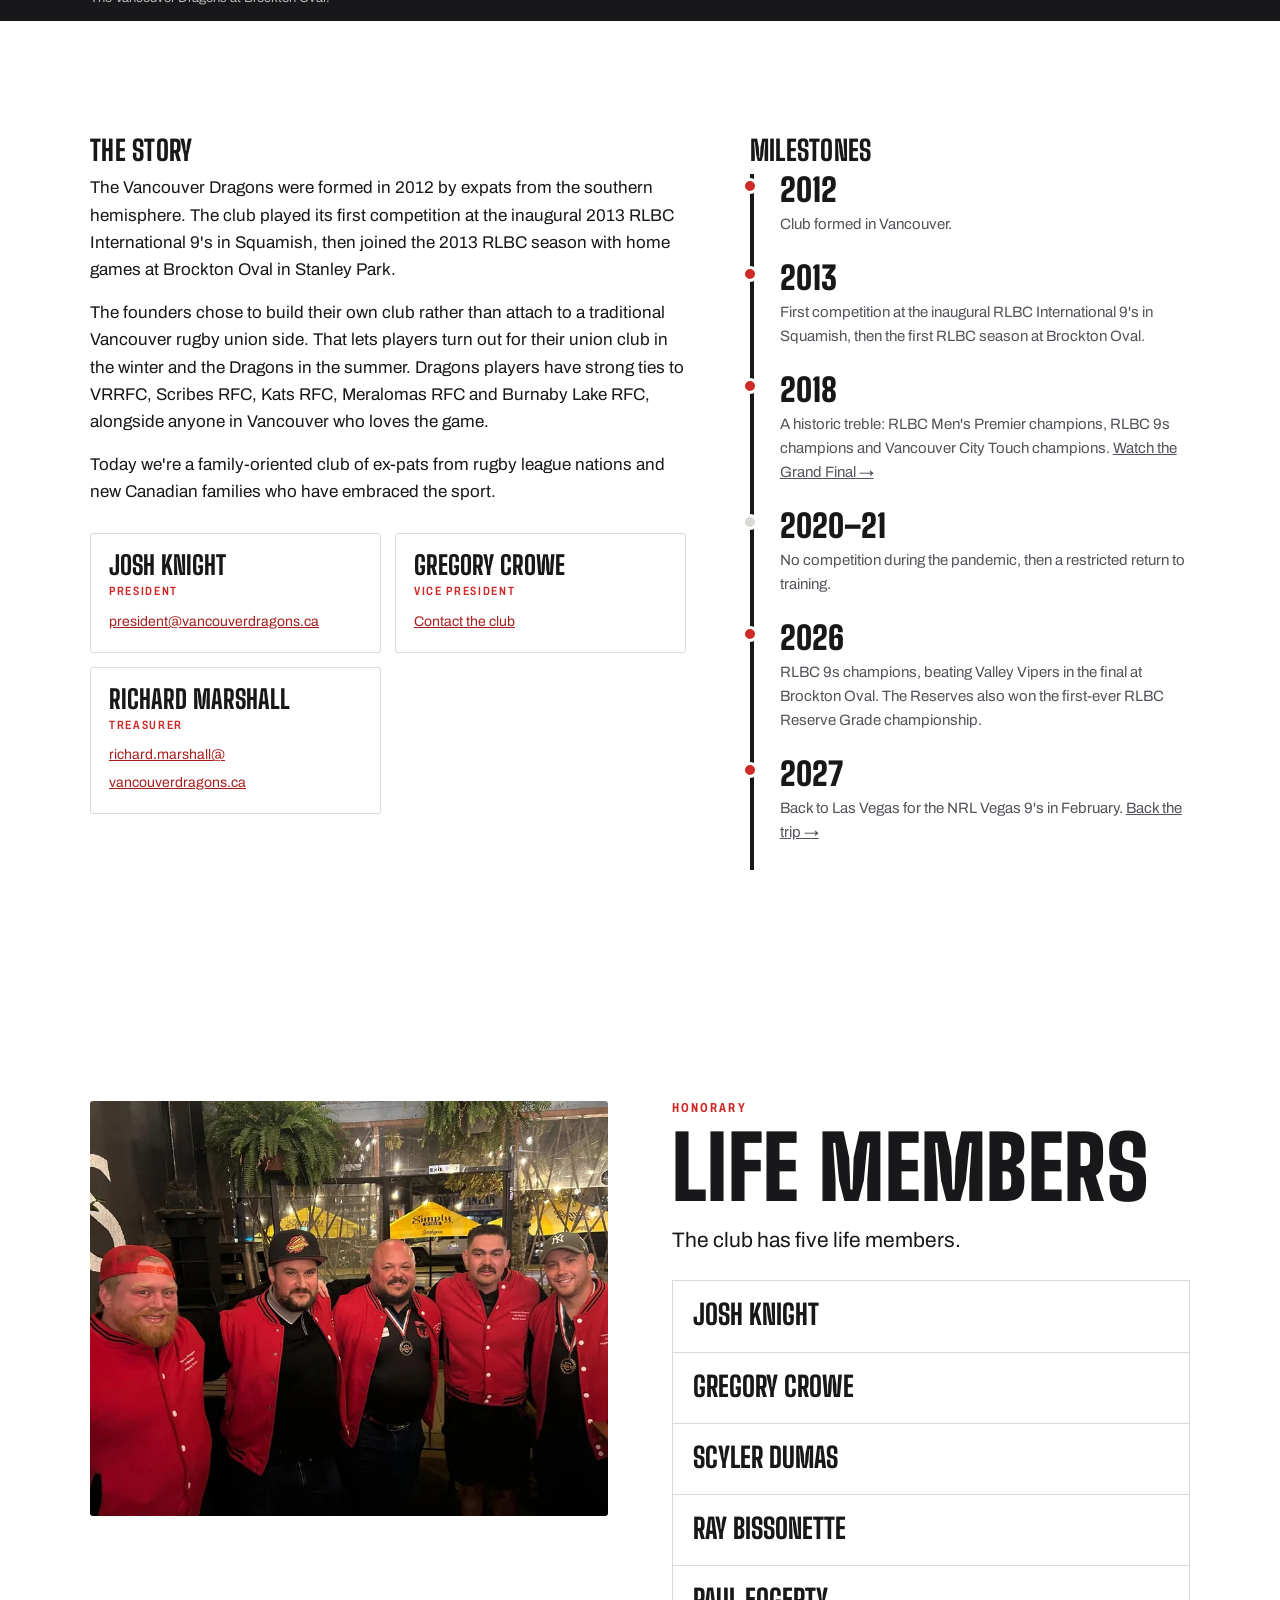
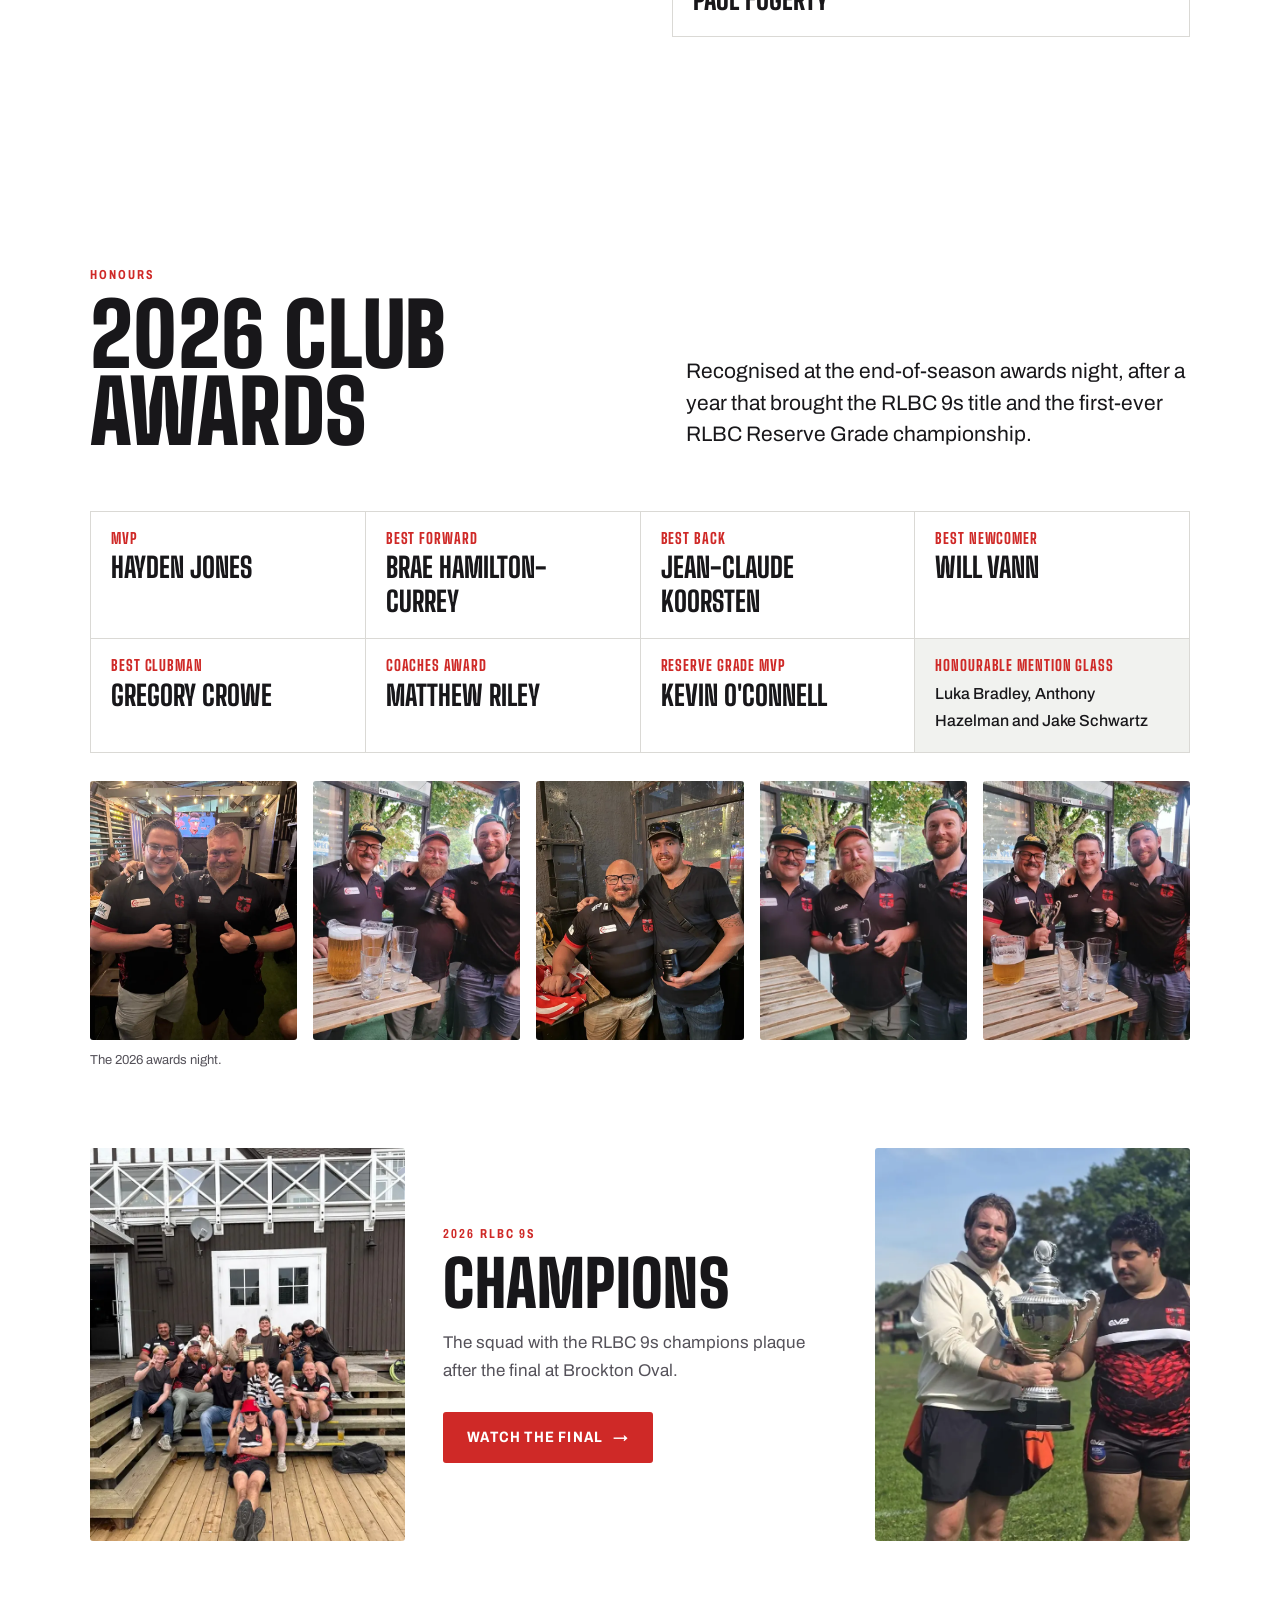
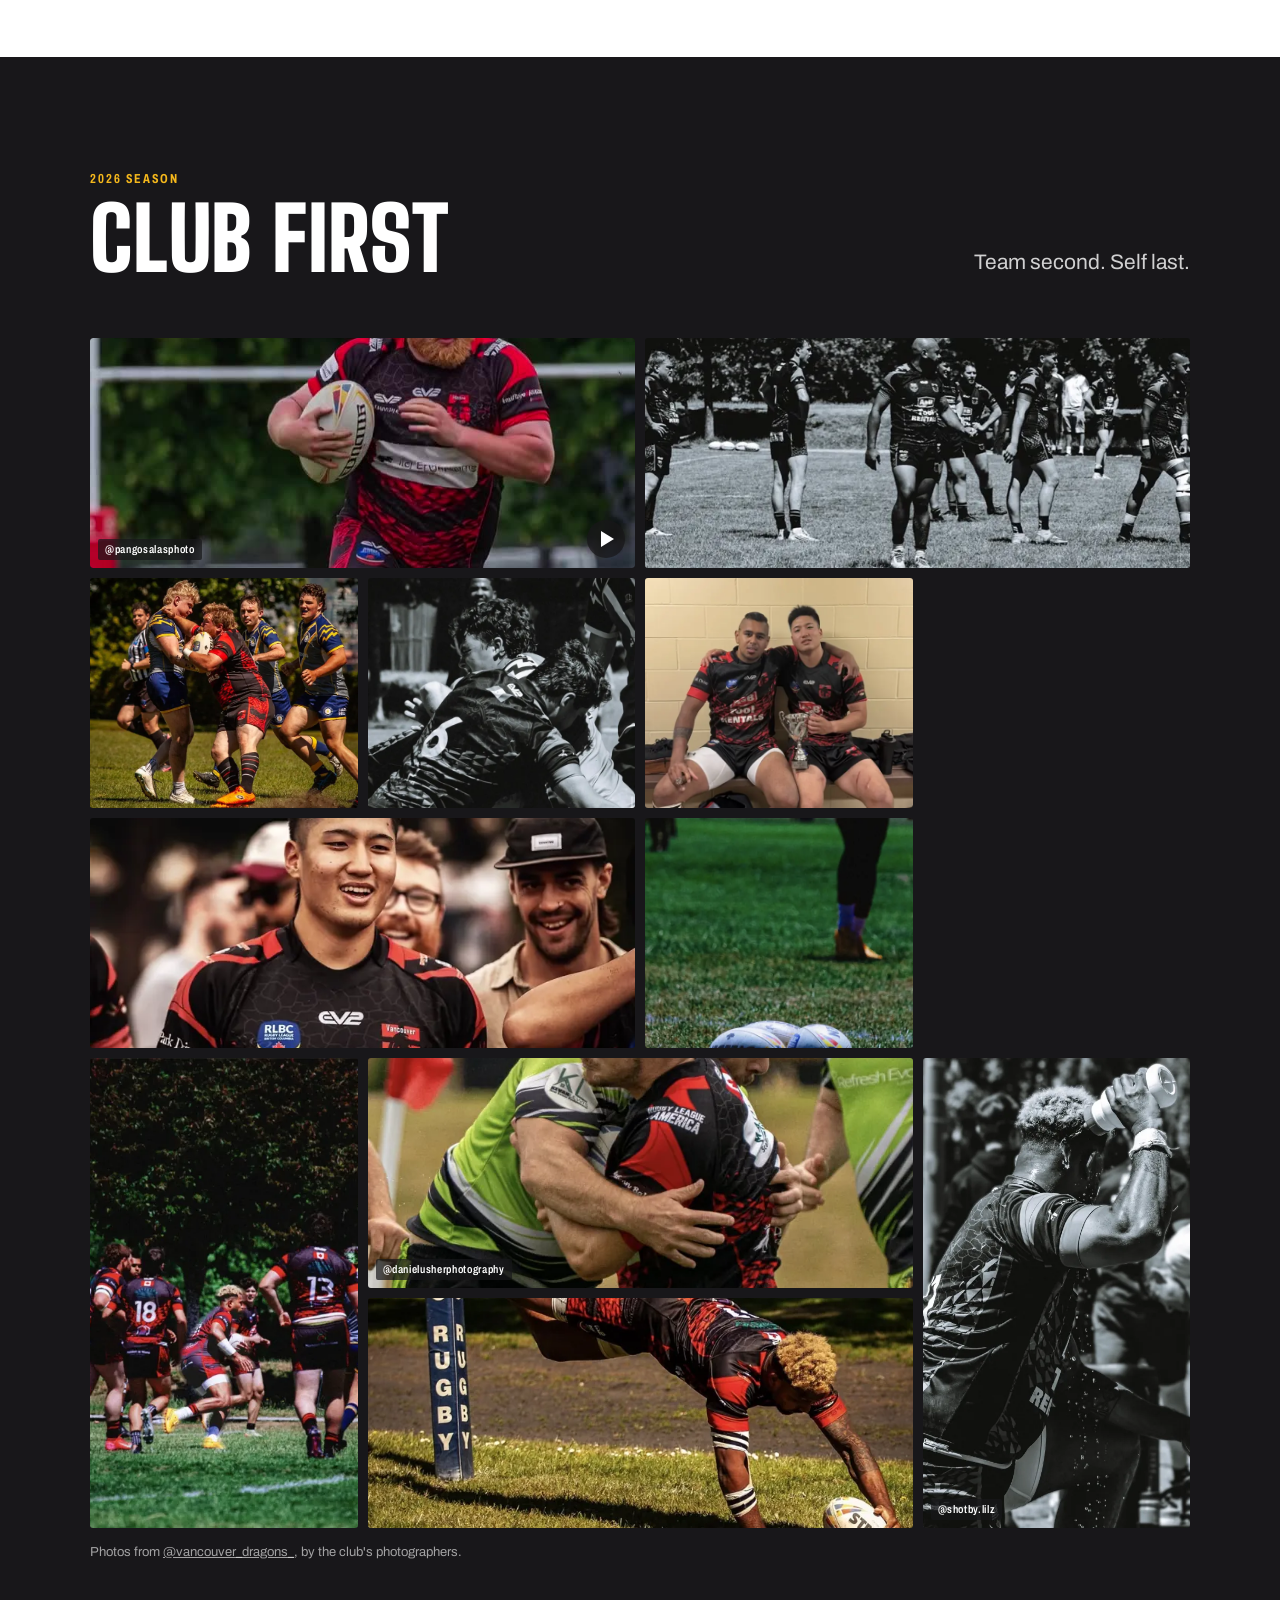
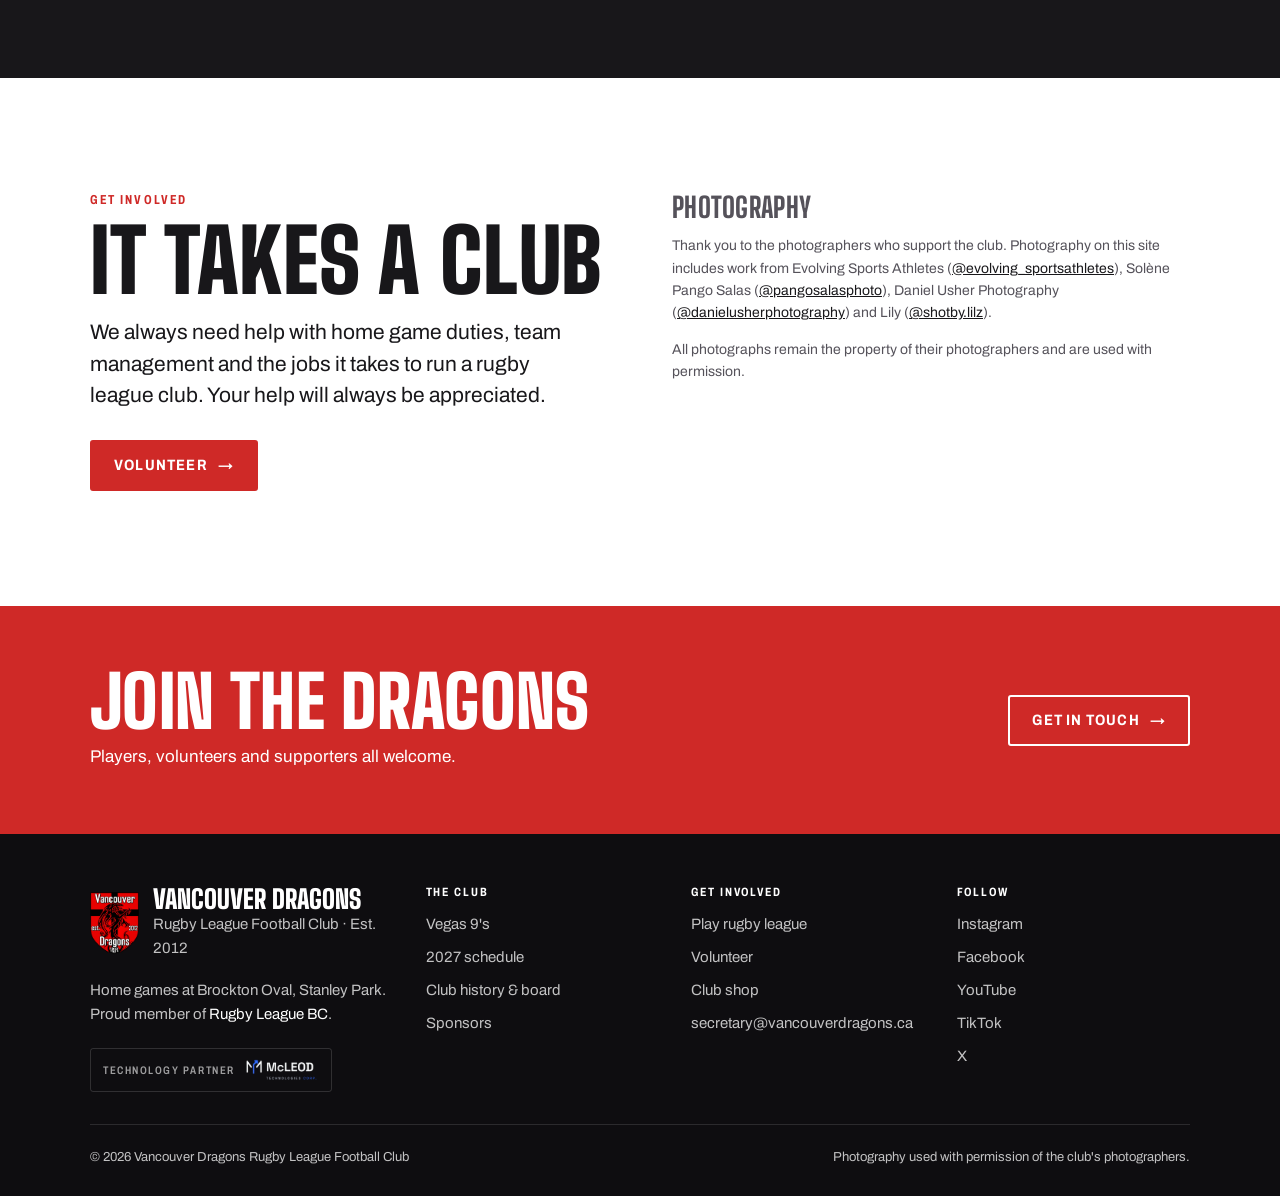
<file: club/index.html>
<!doctype html>
<html lang="en-CA">
<head>
<meta charset="utf-8">
<meta name="robots" content="index, follow, max-image-preview:large, max-snippet:-1, max-video-preview:-1">
<meta name="viewport" content="width=device-width, initial-scale=1">
<title>About the Vancouver Dragons | History, Board &amp; 2026 Awards</title>
<meta name="description" content="Founded in 2012 by southern hemisphere expats, the Vancouver Dragons play at Brockton Oval in Stanley Park. Club history, the board, and the 2026 season: RLBC 9s champions and the first RLBC Reserve Grade title.">
<link rel="canonical" href="https://vancouverdragons.ca/club/">
<meta name="theme-color" content="#CF2927">
<link rel="icon" href="/assets/img/favicon-32.png?v=2" sizes="32x32" type="image/png">
<link rel="apple-touch-icon" href="/assets/img/apple-touch-icon.png?v=2">
<link rel="manifest" href="/site.webmanifest">
<meta property="og:type" content="website">
<meta property="og:site_name" content="Vancouver Dragons RLFC">
<meta property="og:locale" content="en_CA">
<meta property="og:title" content="About the Vancouver Dragons | History, Board &amp; 2026 Awards">
<meta property="og:description" content="Founded in 2012 by southern hemisphere expats, the Vancouver Dragons play at Brockton Oval in Stanley Park. Club history, the board, and the 2026 season: RLBC 9s champions and the first RLBC Reserve Grade title.">
<meta property="og:url" content="https://vancouverdragons.ca/club/">
<meta property="og:image" content="https://vancouverdragons.ca/assets/og/og-home.jpg?v=2">
<meta property="og:image:width" content="1200">
<meta property="og:image:height" content="630">
<meta property="og:image:alt" content="About the Vancouver Dragons | History, Board &amp; 2026 Awards">
<meta name="twitter:card" content="summary_large_image">
<meta name="twitter:title" content="About the Vancouver Dragons | History, Board &amp; 2026 Awards">
<meta name="twitter:description" content="Founded in 2012 by southern hemisphere expats, the Vancouver Dragons play at Brockton Oval in Stanley Park. Club history, the board, and the 2026 season: RLBC 9s champions and the first RLBC Reserve Grade title.">
<meta name="twitter:image" content="https://vancouverdragons.ca/assets/og/og-home.jpg?v=2">
<link rel="preconnect" href="https://fonts.googleapis.com">
<link rel="preconnect" href="https://fonts.gstatic.com" crossorigin>
<link href="https://fonts.googleapis.com/css2?family=Archivo:wdth,wght@62..125,400..800&family=Big+Shoulders+Display:wght@700;800;900&display=swap" rel="stylesheet">
<link rel="stylesheet" href="/assets/site.css?v=17">
<script type="application/ld+json">{"@context": "https://schema.org", "@graph": [{"@type": "SportsTeam", "@id": "https://vancouverdragons.ca/#team", "name": "Vancouver Dragons Rugby League Football Club", "alternateName": ["Vancouver Dragons", "VRLFC", "Vancouver Dragons RLFC"], "sport": "Rugby league", "foundingDate": "2012", "url": "https://vancouverdragons.ca/", "logo": "https://vancouverdragons.ca/assets/img/crest.webp", "image": "https://vancouverdragons.ca/assets/og/og-home.jpg?v=2", "email": "secretary@vancouverdragons.ca", "slogan": "Club first. Team second. Self last.", "location": {"@type": "Place", "name": "Brockton Oval, Stanley Park", "address": {"@type": "PostalAddress", "addressLocality": "Vancouver", "addressRegion": "BC", "addressCountry": "CA"}}, "memberOf": {"@type": "SportsOrganization", "name": "Rugby League BC", "url": "https://www.rugbyleaguebc.ca/"}, "sameAs": ["https://www.instagram.com/vancouver_dragons_/", "https://www.facebook.com/vancouverrugbyleague/", "https://www.tiktok.com/@vancouver.dragons50", "https://twitter.com/VancouverDrago1", "https://www.youtube.com/@vancouverdragons7900"], "description": "Vancouver's rugby league club since 2012. Home games at Brockton Oval in Stanley Park; member of Rugby League BC; 2026 RLBC 9s champions.", "award": ["2026 RLBC 9s champions", "2026 RLBC Reserve Grade champions"], "member": [{"@type": "OrganizationRole", "roleName": "President", "member": {"@type": "Person", "name": "Josh Knight"}}, {"@type": "OrganizationRole", "roleName": "Vice President", "member": {"@type": "Person", "name": "Gregory Crowe"}}, {"@type": "OrganizationRole", "roleName": "Treasurer", "member": {"@type": "Person", "name": "Richard Marshall"}}], "sponsor": [{"@type": "Organization", "name": "Matakana Scaffolding Inc.", "url": "https://www.matakanascaff.com/"}, {"@type": "Organization", "name": "A&B Tool Rentals", "url": "https://abtoolrentals.com/"}, {"@type": "Organization", "name": "Richmond Endodontic Centre", "url": "https://www.endodonticcentre.com/"}, {"@type": "Organization", "name": "Between 2 Buns", "url": "https://www.between2bunsburgers.ca/"}, {"@type": "Organization", "name": "Gurniak Real Estate Group", "url": "https://kevingurniak.com/"}, {"@type": "Organization", "name": "Madden Solutions", "url": "http://www.maddensolutions.com/"}, {"@type": "Organization", "name": "Park Drive", "url": "https://www.parkdrive.ca/"}, {"@type": "Organization", "name": "Westlynn Bakery", "url": "https://www.westlynnbakery.ca/"}, {"@type": "Organization", "name": "ARVO+ Wellness", "url": "https://www.arvowellness.ca/"}, {"@type": "Organization", "name": "How's That? Podcast", "url": "https://www.howsthatpodcast.com/"}, {"@type": "Organization", "name": "McLeod Technologies Corp.", "url": "https://mcleodtech.ca/"}], "knowsAbout": ["Rugby league", "Rugby league nines", "Vegas 9s"]}, {"@type": "BreadcrumbList", "itemListElement": [{"@type": "ListItem", "position": 1, "name": "Home", "item": "https://vancouverdragons.ca/"}, {"@type": "ListItem", "position": 2, "name": "Club", "item": "https://vancouverdragons.ca/club/"}]}]}</script>
</head>
<body>
<a class="skip" href="#main">Skip to content</a>
<header class="hdr">
  <div class="wrap hdr-in">
    <a class="brand" href="/" aria-label="Vancouver Dragons home">
      <img src="/assets/img/crest-96.png?v=2" alt="" width="30" height="38">
      <span>Vancouver <b>Dragons</b></span>
    </a>
    <nav class="nav" id="nav" aria-label="Main">
      <a href="/vegas/">Vegas 9's</a>
      <a href="/schedule/">Schedule</a>
      <a href="/play/">Play</a>
      <a href="/club/" aria-current="page">Club</a>
      <a href="/sponsors/">Sponsors</a>
      <a href="/videos/">Videos</a>
      <a href="/shop/">Shop</a>
      <a class="nav-cta" href="/contact/">Join the club</a>
    </nav>
    <div class="tally" aria-hidden="true" title="Rugby league's set of six: the bars fill as you read">
      <div class="tally-bars"><i></i><i></i><i></i><i></i><i></i><i></i></div>
      <div class="tally-lbl" id="tallyLbl">Kick-off<small>Set of six</small></div>
    </div>
    <button class="menu-btn" id="menuBtn" type="button" aria-expanded="false" aria-controls="nav" aria-label="Open menu">
      <svg width="26" height="26" viewBox="0 0 26 26" fill="none" stroke="currentColor" stroke-width="2.4" aria-hidden="true"><path d="M3 7h20M3 13h20M3 19h20"/></svg>
    </button>
  </div>
</header>
<main id="main">

<section class="phero">
  <div class="wrap phero-split club-head">
    <div>
    <nav class="crumbs" aria-label="Breadcrumb"><a href="/">Home</a><span aria-hidden="true">/</span><span aria-current="page">Club</span></nav>
    <p class="eyebrow">Vancouver Dragons Rugby League Football Club</p>
    <h1 class="disp h1">Our own club since 2012</h1>
    <p class="lede">Founded by players with a passion for rugby league, playing out of Brockton Oval in Stanley Park.</p>
    </div>
    <div class="vbox crest-v"><video muted loop playsinline preload="none" poster="/assets/video/club-crest.jpg?v=3" data-autoplay aria-label="Animated Vancouver Dragons crest"><source src="/assets/video/club-crest.mp4?v=3" type="video/mp4"></video><button class="vid-toggle" type="button" aria-label="Pause video"><span aria-hidden="true"></span></button></div>
  </div>
</section>

<figure class="teamshot full"><img src="/assets/img/photo-squad.webp" srcset="/assets/img/photo-squad-sm.webp 720w, /assets/img/photo-squad.webp 1800w" sizes="100vw" alt="The Vancouver Dragons squad and staff under the posts at Brockton Oval" width="1800" height="1201" fetchpriority="high"><figcaption>The Vancouver Dragons at Brockton Oval.</figcaption></figure>

<section class="sec" aria-labelledby="story-h">
  <div class="wrap two wide-l">
    <div class="rv prose">
      <h2 class="h3" id="story-h">The story</h2>
      <p>The Vancouver Dragons were formed in 2012 by expats from the southern hemisphere. The club played its first competition at the inaugural 2013 RLBC International 9's in Squamish, then joined the 2013 RLBC season with home games at Brockton Oval in Stanley Park.</p>
      <p>The founders chose to build their own club rather than attach to a traditional Vancouver rugby union side. That lets players turn out for their union club in the winter and the Dragons in the summer. Dragons players have strong ties to VRRFC, Scribes RFC, Kats RFC, Meralomas RFC and Burnaby Lake RFC, alongside anyone in Vancouver who loves the game.</p>
      <p>Today we're a family-oriented club of ex-pats from rugby league nations and new Canadian families who have embraced the sport.</p>
      <div class="people" id="board"><!--cms:board-->
        <div class="person"><b>Josh Knight</b><span>President</span><a href="mailto:president@vancouverdragons.ca">president@vancouverdragons.ca</a></div>
        <div class="person"><b>Gregory Crowe</b><span>Vice President</span><a href="/contact/?topic=general">Contact the club</a></div>
        <div class="person"><b>Richard Marshall</b><span>Treasurer</span><a href="mailto:richard.marshall@vancouverdragons.ca">richard.marshall@<wbr>vancouverdragons.ca</a></div>
      <!--/cms:board--></div>
    </div>
    <div class="rv" id="history">
      <h2 class="h3">Milestones</h2>
      <ol class="timeline">
        <li><div class="yr">2012</div><p>Club formed in Vancouver.</p></li>
        <li><div class="yr">2013</div><p>First competition at the inaugural RLBC International 9's in Squamish, then the first RLBC season at Brockton Oval.</p></li>
        <li><div class="yr">2018</div><p>A historic treble: RLBC Men's Premier champions, RLBC 9s champions and Vancouver City Touch champions. <a href="/videos/">Watch the Grand Final →</a></p></li>
        <li class="quiet"><div class="yr">2020–21</div><p>No competition during the pandemic, then a restricted return to training.</p></li>
        <li><div class="yr">2026</div><p>RLBC 9s champions, beating Valley Vipers in the final at Brockton Oval. The Reserves also won the first-ever RLBC Reserve Grade championship.</p></li>
        <li><div class="yr">2027</div><p>Back to Las Vegas for the NRL Vegas 9's in February. <a href="/vegas/">Back the trip →</a></p></li>
      </ol>
    </div>
  </div>
</section>

<section class="sec" aria-labelledby="lm-h">
  <div class="wrap two">
    <div class="rv pic" style="aspect-ratio:1400/1121"><img src="/assets/img/life-members-sm.webp" alt="The Dragons' five life members together in their red club jackets" loading="lazy" width="800" height="641"></div>
    <div class="rv">
      <p class="eyebrow">Honorary</p>
      <h2 class="disp h2" id="lm-h">Life members</h2>
      <p class="lede">The club has five life members.</p>
      <!--cms:life--><ul class="roll" style="margin-top:24px;grid-template-columns:1fr"><li><span>Josh Knight</span></li><li><span>Gregory Crowe</span></li><li><span>Scyler Dumas</span></li><li><span>Ray Bissonette</span></li><li><span>Paul Fogerty</span></li></ul><!--/cms:life-->
    </div>
  </div>
</section>

<section class="sec" aria-labelledby="aw-h">
  <div class="wrap">
    <div class="sec-head rv"><div><p class="eyebrow">Honours</p><h2 class="disp h2" id="aw-h">2026 club awards</h2></div>
      <p class="lede">Recognised at the end-of-season awards night, after a year that brought the RLBC 9s title and the first-ever RLBC Reserve Grade championship.</p></div>
    <!--cms:awards--><ul class="roll rv"><li><b>MVP</b><span>Hayden Jones</span></li><li><b>Best Forward</b><span>Brae Hamilton-Currey</span></li><li><b>Best Back</b><span>Jean-Claude Koorsten</span></li><li><b>Best Newcomer</b><span>Will Vann</span></li><li><b>Best Clubman</b><span>Gregory Crowe</span></li><li><b>Coaches Award</b><span>Matthew Riley</span></li><li><b>Reserve Grade MVP</b><span>Kevin O'Connell</span></li><li class="hm"><b>Honourable mention glass</b><span>Luka Bradley, Anthony Hazelman and Jake Schwartz</span></li></ul><!--/cms:awards--><div class="awards rv" style="margin-top:28px"><figure class="award"><div class="pic r45"><img src="/assets/img/award-best-back-sm.webp" alt="Dragons players with their awards at the 2026 end-of-season awards night" loading="lazy"></div></figure><figure class="award"><div class="pic r45"><img src="/assets/img/award-clubman-sm.webp" alt="Dragons players with their awards at the 2026 end-of-season awards night" loading="lazy"></div></figure><figure class="award"><div class="pic r45"><img src="/assets/img/award-coaches-sm.webp" alt="Dragons players with their awards at the 2026 end-of-season awards night" loading="lazy"></div></figure><figure class="award"><div class="pic r45"><img src="/assets/img/award-newcomer-sm.webp" alt="Dragons players with their awards at the 2026 end-of-season awards night" loading="lazy"></div></figure><figure class="award"><div class="pic r45"><img src="/assets/img/award-reserve-mvp-sm.webp" alt="Dragons players with their awards at the 2026 end-of-season awards night" loading="lazy"></div></figure></div><p class="cap">The 2026 awards night.</p>
    <div class="champ-row rv">
      <div class="pic r45"><img src="/assets/img/photo-9s-champs-sm.webp" alt="The Dragons with the RLBC 9s champions plaque on the Brockton Oval pavilion steps" loading="lazy"></div>
      <div><p class="eyebrow">2026 RLBC 9s</p><h3 class="disp" style="font-size:clamp(40px,5vw,64px);margin-bottom:12px">Champions</h3><p class="muted">The squad with the RLBC 9s champions plaque after the final at Brockton Oval.</p><div class="btns"><a class="btn btn-red" href="/videos/">Watch the final <span class="ar">→</span></a></div></div>
      <div class="pic r45"><img src="/assets/img/photo-cup-field-sm.webp" alt="Two Dragons players with the trophy on the field" loading="lazy"></div>
    </div>
  </div>
</section>

<section class="sec sec-dark on-dark" aria-labelledby="gal-h">
  <div class="wrap">
    <div class="sec-head rv"><div><p class="eyebrow">2026 season</p><h2 class="disp h2" id="gal-h">Club first</h2></div>
      <p class="lede" style="color:rgba(255,255,255,.8)">Team second. Self last.</p></div>
    <div class="mosaic rv"><figure class="wide vtile"><div class="vbox "><video muted loop playsinline preload="none" poster="/assets/video/sponsors-forward.jpg" data-autoplay aria-label="Short clip of a Dragons forward running at the posts, animated from a photo by @pangosalasphoto"><source src="/assets/video/sponsors-forward.mp4" type="video/mp4"></video><button class="vid-toggle" type="button" aria-label="Pause video"><span aria-hidden="true"></span></button></div><figcaption class="by">@pangosalasphoto</figcaption></figure><figure class="wide"><img src="/assets/img/photo-warmup-bw-sm.webp" srcset="/assets/img/photo-warmup-bw-sm.webp 700w, /assets/img/photo-warmup-bw.webp 1400w" sizes="(max-width:760px) 50vw, 25vw" alt="The Dragons warming up before a match" loading="lazy" decoding="async"></figure><figure class=""><img src="/assets/img/photo-carry-sm.webp" srcset="/assets/img/photo-carry-sm.webp 720w, /assets/img/photo-carry.webp 1400w" sizes="(max-width:760px) 50vw, 25vw" alt="Dragons forward carrying the ball into a tackle" loading="lazy" decoding="async"></figure><figure class=""><img src="/assets/img/photo-tackle-bw-sm.webp" srcset="/assets/img/photo-tackle-bw-sm.webp 700w, /assets/img/photo-tackle-bw.webp 1400w" sizes="(max-width:760px) 50vw, 25vw" alt="Black and white photo of a Dragons player in a tackle" loading="lazy" decoding="async"></figure><figure class=""><img src="/assets/img/photo-cup-pair-sm.webp" srcset="/assets/img/photo-cup-pair-sm.webp 700w, /assets/img/photo-cup-pair.webp 1400w" sizes="(max-width:760px) 50vw, 25vw" alt="Two Dragons players with the trophy in the changing room" loading="lazy" decoding="async"></figure><figure class="wide"><img src="/assets/img/photo-smile-sm.webp" srcset="/assets/img/photo-smile-sm.webp 700w, /assets/img/photo-smile.webp 1400w" sizes="(max-width:760px) 50vw, 25vw" alt="Smiling Dragons player after a match" loading="lazy" decoding="async"></figure><figure class=""><img src="/assets/img/photo-balls-sm.webp" srcset="/assets/img/photo-balls-sm.webp 700w, /assets/img/photo-balls.webp 1400w" sizes="(max-width:760px) 50vw, 25vw" alt="Steeden match balls on the grass before kick-off" loading="lazy" decoding="async"></figure></div>
    <div class="mosaic rv" style="margin-top:10px"><figure class="tall"><img src="/assets/img/photo-attack-sm.webp" srcset="/assets/img/photo-attack-sm.webp 700w, /assets/img/photo-attack.webp 1400w" sizes="(max-width:760px) 50vw, 25vw" alt="Dragons player carrying the ball into the line" loading="lazy" decoding="async"></figure><figure class="wide"><img src="/assets/img/photo-usher-tackle-sm.webp" alt="Dragons player driving into a tackle" loading="lazy" decoding="async"><figcaption class="by">@danielusherphotography</figcaption></figure><figure class="tall"><img src="/assets/img/photo-lilz-water-sm.webp" alt="Black and white photo of a Dragons player cooling off with a water bottle" loading="lazy" decoding="async"><figcaption class="by">@shotby.lilz</figcaption></figure><figure class="wide"><img src="/assets/img/photo-try-dive-sm.webp" srcset="/assets/img/photo-try-dive-sm.webp 720w, /assets/img/photo-try-dive.webp 1400w" sizes="(max-width:760px) 50vw, 25vw" alt="Dragons winger diving over to score a try" loading="lazy" decoding="async"></figure></div>
    <p class="photo-credit">Photos from <a href="https://www.instagram.com/vancouver_dragons_/" target="_blank" rel="noopener">@vancouver_dragons_</a>, by the club's photographers.</p>
  </div>
</section>

<section class="sec" aria-labelledby="vol-h">
  <div class="wrap two">
    <div class="rv">
      <p class="eyebrow">Get involved</p>
      <h2 class="disp h2" id="vol-h">It takes a club</h2>
      <p class="lede">We always need help with home game duties, team management and the jobs it takes to run a rugby league club. Your help will always be appreciated.</p>
      <div class="btns"><a class="btn btn-red" href="/contact/?topic=volunteer">Volunteer <span class="ar">→</span></a></div>
    </div>
    <div class="rv credits">
      <h2 class="h3">Photography</h2>
      <p>Thank you to the photographers who support the club. Photography on this site includes work from Evolving Sports Athletes (<a href="https://www.instagram.com/evolving_sportsathletes/" target="_blank" rel="noopener">@evolving_sportsathletes</a>), Solène Pango Salas (<a href="https://www.instagram.com/pangosalasphoto/" target="_blank" rel="noopener">@pangosalasphoto</a>), Daniel Usher Photography (<a href="https://www.instagram.com/danielusherphotography/" target="_blank" rel="noopener">@danielusherphotography</a>) and Lily (<a href="https://www.instagram.com/shotby.lilz/" target="_blank" rel="noopener">@shotby.lilz</a>).</p>
      <p>All photographs remain the property of their photographers and are used with permission.</p>
    </div>
  </div>
</section>
<section class="cta-band on-red"><div class="wrap">
  <div><h2 class="disp">Join the Dragons</h2><p>Players, volunteers and supporters all welcome.</p></div>
  <a class="btn btn-ghost" href="/contact/">Get in touch <span class="ar">→</span></a>
</div></section>

</main>
<footer class="ftr">
  <div class="wrap">
    <div class="ftr-top">
      <div>
        <div class="ftr-brand"><img src="/assets/img/crest-160.png" alt="" width="49" height="62" loading="lazy"><div><b>Vancouver Dragons</b>Rugby League Football Club · Est. 2012</div></div>
        <p style="margin:18px 0 0">Home games at Brockton Oval, Stanley Park. Proud member of <a href="https://www.rugbyleaguebc.ca/" target="_blank" rel="noopener" style="color:#fff">Rugby League BC</a>.</p>
        <a class="ftr-tech" href="https://mcleodtech.ca" target="_blank" rel="noopener"><span>Technology Partner</span><img src="/assets/img/mcleod-technologies.webp" alt="McLeod Technologies" width="75" height="22" loading="lazy"></a>
      </div>
      <div>
        <h2>The club</h2>
        <ul>
          <li><a href="/vegas/">Vegas 9's</a></li>
          <li><a href="/schedule/">2027 schedule</a></li>
          <li><a href="/club/">Club history &amp; board</a></li>
          <li><a href="/sponsors/">Sponsors</a></li>
        </ul>
      </div>
      <div>
        <h2>Get involved</h2>
        <ul>
          <li><a href="/play/">Play rugby league</a></li>
          <li><a href="/contact/?topic=volunteer">Volunteer</a></li>
          <li><a href="/shop/">Club shop</a></li>
          <li><a href="mailto:secretary@vancouverdragons.ca">secretary@vancouverdragons.ca</a></li>
        </ul>
      </div>
      <div>
        <h2>Follow</h2>
        <ul>
          <li><a href="https://www.instagram.com/vancouver_dragons_/" target="_blank" rel="noopener">Instagram</a></li>
          <li><a href="https://www.facebook.com/vancouverrugbyleague/" target="_blank" rel="noopener">Facebook</a></li>
          <li><a href="https://www.youtube.com/@vancouverdragons7900" target="_blank" rel="noopener">YouTube</a></li>
          <li><a href="https://www.tiktok.com/@vancouver.dragons50" target="_blank" rel="noopener">TikTok</a></li>
          <li><a href="https://twitter.com/VancouverDrago1" target="_blank" rel="noopener">X</a></li>
        </ul>
      </div>
    </div>
    <div class="ftr-bot">
      <span>© <span id="yr">2026</span> Vancouver Dragons Rugby League Football Club</span>
      <span>Photography used with permission of the club's photographers.</span>
    </div>
  </div>
</footer>
<script src="/assets/site.js?v=10" defer></script>
<script src="/assets/chat.js?v=2" defer></script>
</body>
</html>
</file>
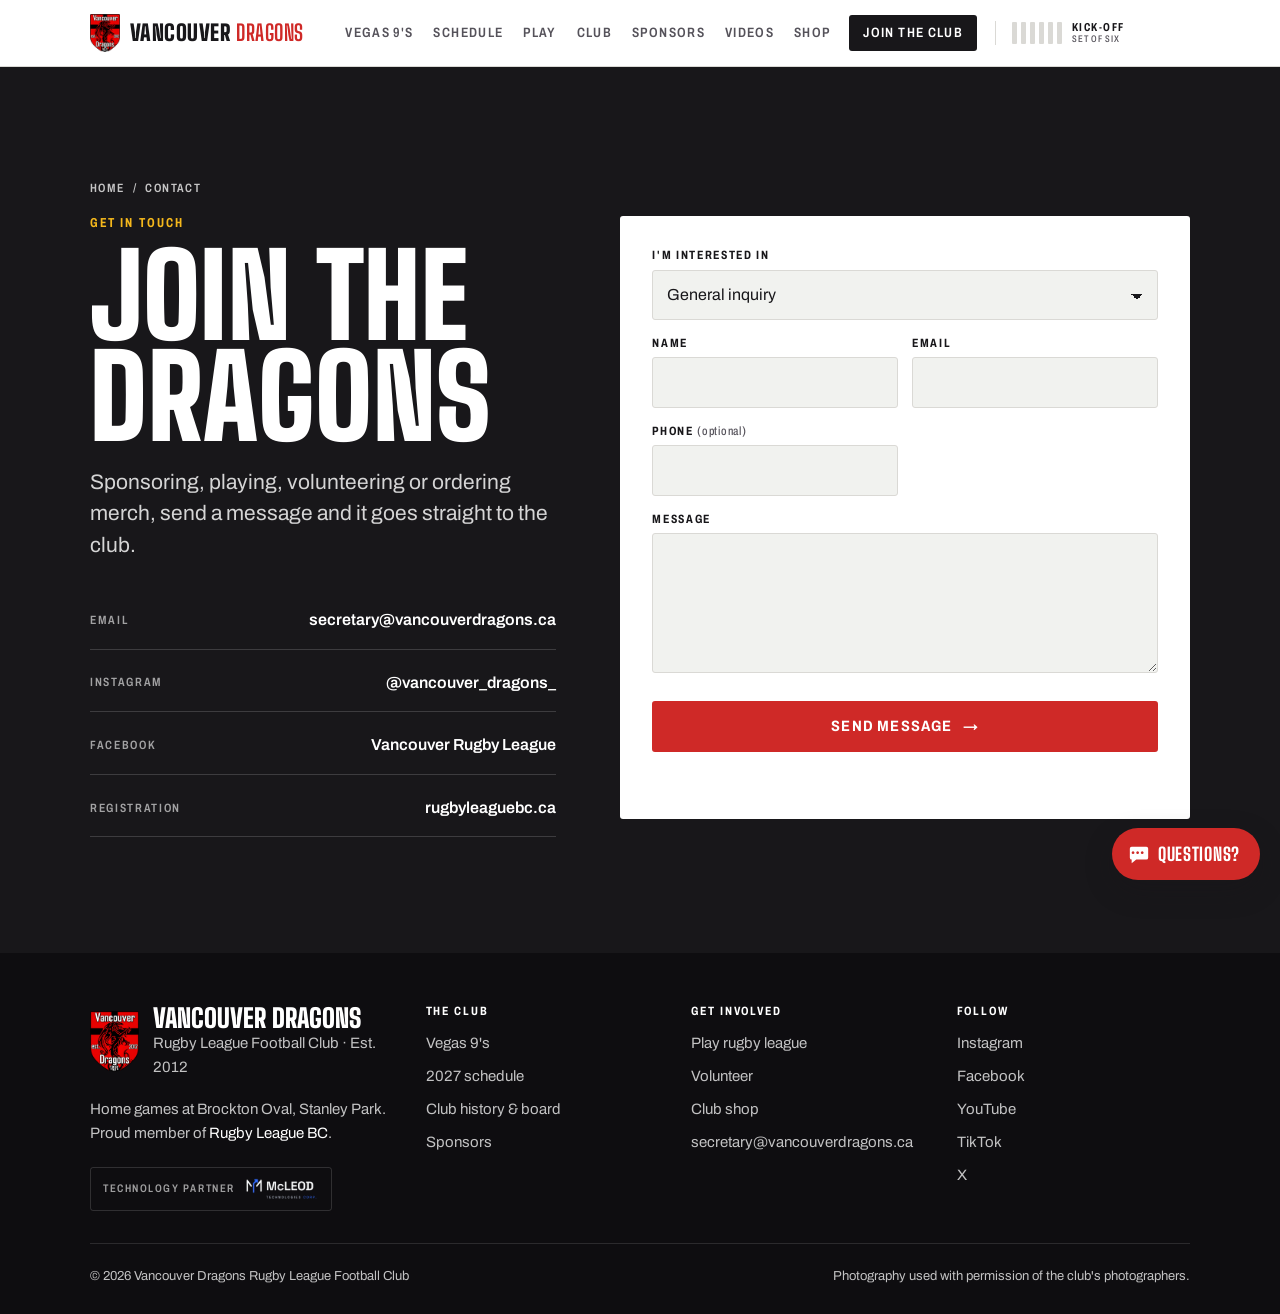
<file: contact/index.html>
<!doctype html>
<html lang="en-CA">
<head>
<meta charset="utf-8">
<meta name="robots" content="index, follow, max-image-preview:large, max-snippet:-1, max-video-preview:-1">
<meta name="viewport" content="width=device-width, initial-scale=1">
<title>Contact the Vancouver Dragons | Play, Sponsor, Volunteer</title>
<meta name="description" content="Contact the Vancouver Dragons about playing, sponsoring the 2027 season or the Vegas 9&#x27;s trip, volunteering or ordering merchandise.">
<link rel="canonical" href="https://vancouverdragons.ca/contact/">
<meta name="theme-color" content="#CF2927">
<link rel="icon" href="/assets/img/favicon-32.png?v=2" sizes="32x32" type="image/png">
<link rel="apple-touch-icon" href="/assets/img/apple-touch-icon.png?v=2">
<link rel="manifest" href="/site.webmanifest">
<meta property="og:type" content="website">
<meta property="og:site_name" content="Vancouver Dragons RLFC">
<meta property="og:locale" content="en_CA">
<meta property="og:title" content="Contact the Vancouver Dragons | Play, Sponsor, Volunteer">
<meta property="og:description" content="Contact the Vancouver Dragons about playing, sponsoring the 2027 season or the Vegas 9&#x27;s trip, volunteering or ordering merchandise.">
<meta property="og:url" content="https://vancouverdragons.ca/contact/">
<meta property="og:image" content="https://vancouverdragons.ca/assets/og/og-home.jpg?v=2">
<meta property="og:image:width" content="1200">
<meta property="og:image:height" content="630">
<meta property="og:image:alt" content="Contact the Vancouver Dragons | Play, Sponsor, Volunteer">
<meta name="twitter:card" content="summary_large_image">
<meta name="twitter:title" content="Contact the Vancouver Dragons | Play, Sponsor, Volunteer">
<meta name="twitter:description" content="Contact the Vancouver Dragons about playing, sponsoring the 2027 season or the Vegas 9&#x27;s trip, volunteering or ordering merchandise.">
<meta name="twitter:image" content="https://vancouverdragons.ca/assets/og/og-home.jpg?v=2">
<link rel="preconnect" href="https://fonts.googleapis.com">
<link rel="preconnect" href="https://fonts.gstatic.com" crossorigin>
<link href="https://fonts.googleapis.com/css2?family=Archivo:wdth,wght@62..125,400..800&family=Big+Shoulders+Display:wght@700;800;900&display=swap" rel="stylesheet">
<link rel="stylesheet" href="/assets/site.css?v=17">
<script type="application/ld+json">{"@context": "https://schema.org", "@graph": [{"@type": "SportsTeam", "@id": "https://vancouverdragons.ca/#team", "name": "Vancouver Dragons Rugby League Football Club", "alternateName": ["Vancouver Dragons", "VRLFC", "Vancouver Dragons RLFC"], "sport": "Rugby league", "foundingDate": "2012", "url": "https://vancouverdragons.ca/", "logo": "https://vancouverdragons.ca/assets/img/crest.webp", "image": "https://vancouverdragons.ca/assets/og/og-home.jpg?v=2", "email": "secretary@vancouverdragons.ca", "slogan": "Club first. Team second. Self last.", "location": {"@type": "Place", "name": "Brockton Oval, Stanley Park", "address": {"@type": "PostalAddress", "addressLocality": "Vancouver", "addressRegion": "BC", "addressCountry": "CA"}}, "memberOf": {"@type": "SportsOrganization", "name": "Rugby League BC", "url": "https://www.rugbyleaguebc.ca/"}, "sameAs": ["https://www.instagram.com/vancouver_dragons_/", "https://www.facebook.com/vancouverrugbyleague/", "https://www.tiktok.com/@vancouver.dragons50", "https://twitter.com/VancouverDrago1", "https://www.youtube.com/@vancouverdragons7900"], "description": "Vancouver's rugby league club since 2012. Home games at Brockton Oval in Stanley Park; member of Rugby League BC; 2026 RLBC 9s champions.", "award": ["2026 RLBC 9s champions", "2026 RLBC Reserve Grade champions"], "member": [{"@type": "OrganizationRole", "roleName": "President", "member": {"@type": "Person", "name": "Josh Knight"}}, {"@type": "OrganizationRole", "roleName": "Vice President", "member": {"@type": "Person", "name": "Gregory Crowe"}}, {"@type": "OrganizationRole", "roleName": "Treasurer", "member": {"@type": "Person", "name": "Richard Marshall"}}], "sponsor": [{"@type": "Organization", "name": "Matakana Scaffolding Inc.", "url": "https://www.matakanascaff.com/"}, {"@type": "Organization", "name": "A&B Tool Rentals", "url": "https://abtoolrentals.com/"}, {"@type": "Organization", "name": "Richmond Endodontic Centre", "url": "https://www.endodonticcentre.com/"}, {"@type": "Organization", "name": "Between 2 Buns", "url": "https://www.between2bunsburgers.ca/"}, {"@type": "Organization", "name": "Gurniak Real Estate Group", "url": "https://kevingurniak.com/"}, {"@type": "Organization", "name": "Madden Solutions", "url": "http://www.maddensolutions.com/"}, {"@type": "Organization", "name": "Park Drive", "url": "https://www.parkdrive.ca/"}, {"@type": "Organization", "name": "Westlynn Bakery", "url": "https://www.westlynnbakery.ca/"}, {"@type": "Organization", "name": "ARVO+ Wellness", "url": "https://www.arvowellness.ca/"}, {"@type": "Organization", "name": "How's That? Podcast", "url": "https://www.howsthatpodcast.com/"}, {"@type": "Organization", "name": "McLeod Technologies Corp.", "url": "https://mcleodtech.ca/"}], "knowsAbout": ["Rugby league", "Rugby league nines", "Vegas 9s"]}, {"@type": "BreadcrumbList", "itemListElement": [{"@type": "ListItem", "position": 1, "name": "Home", "item": "https://vancouverdragons.ca/"}, {"@type": "ListItem", "position": 2, "name": "Contact", "item": "https://vancouverdragons.ca/contact/"}]}, {"@type": "ContactPage", "url": "https://vancouverdragons.ca/contact/", "about": {"@id": "https://vancouverdragons.ca/#team"}}]}</script>
</head>
<body>
<a class="skip" href="#main">Skip to content</a>
<header class="hdr">
  <div class="wrap hdr-in">
    <a class="brand" href="/" aria-label="Vancouver Dragons home">
      <img src="/assets/img/crest-96.png?v=2" alt="" width="30" height="38">
      <span>Vancouver <b>Dragons</b></span>
    </a>
    <nav class="nav" id="nav" aria-label="Main">
      <a href="/vegas/">Vegas 9's</a>
      <a href="/schedule/">Schedule</a>
      <a href="/play/">Play</a>
      <a href="/club/">Club</a>
      <a href="/sponsors/">Sponsors</a>
      <a href="/videos/">Videos</a>
      <a href="/shop/">Shop</a>
      <a class="nav-cta" href="/contact/" aria-current="page">Join the club</a>
    </nav>
    <div class="tally" aria-hidden="true" title="Rugby league's set of six: the bars fill as you read">
      <div class="tally-bars"><i></i><i></i><i></i><i></i><i></i><i></i></div>
      <div class="tally-lbl" id="tallyLbl">Kick-off<small>Set of six</small></div>
    </div>
    <button class="menu-btn" id="menuBtn" type="button" aria-expanded="false" aria-controls="nav" aria-label="Open menu">
      <svg width="26" height="26" viewBox="0 0 26 26" fill="none" stroke="currentColor" stroke-width="2.4" aria-hidden="true"><path d="M3 7h20M3 13h20M3 19h20"/></svg>
    </button>
  </div>
</header>
<main id="main">

<section class="sec contact on-dark" aria-labelledby="contact-h">
  <div class="wrap">
    <nav class="crumbs" aria-label="Breadcrumb" style="color:#fff"><a href="/">Home</a><span aria-hidden="true">/</span><span aria-current="page">Contact</span></nav>
    <div class="contact-grid">
      <div>
        <p class="eyebrow">Get in touch</p>
        <h1 class="disp h1" id="contact-h">Join the Dragons</h1>
        <p class="lede">Sponsoring, playing, volunteering or ordering merch, send a message and it goes straight to the club.</p>
        <div class="direct">
          <a href="mailto:secretary@vancouverdragons.ca"><span>Email</span><b>secretary@vancouverdragons.ca</b></a>
          <a href="https://www.instagram.com/vancouver_dragons_/" target="_blank" rel="noopener"><span>Instagram</span><b>@vancouver_dragons_</b></a>
          <a href="https://www.facebook.com/vancouverrugbyleague/" target="_blank" rel="noopener"><span>Facebook</span><b>Vancouver Rugby League</b></a>
          <a href="https://www.rugbyleaguebc.ca/" target="_blank" rel="noopener"><span>Registration</span><b>rugbyleaguebc.ca</b></a>
        </div>
      </div>
      <form class="f" name="dragons-contact" method="POST" action="/contact/?sent=1" data-netlify="true" netlify-honeypot="bot-field" id="contactForm" novalidate>
        <input type="hidden" name="form-name" value="dragons-contact">
        <p class="hp"><label>Leave this empty <input name="bot-field" tabindex="-1" autocomplete="off"></label></p>
        <div class="fld"><label for="f-topic">I'm interested in</label>
          <select id="f-topic" name="topic" required>
            <option>General inquiry</option>
            <option>Sponsoring the Vegas 9's trip</option>
            <option>Sponsoring the 2027 season</option>
            <option>Playing in the Vegas 9's</option>
            <option>Playing in 2027</option>
            <option>Volunteering</option>
            <option>Ordering merchandise</option>
          </select>
        </div>
        <div class="row">
          <div class="fld"><label for="f-name">Name</label><input id="f-name" name="name" autocomplete="name" required></div>
          <div class="fld"><label for="f-email">Email</label><input id="f-email" name="email" type="email" autocomplete="email" required></div>
        </div>
        <div class="row">
          <div class="fld"><label for="f-phone">Phone <span class="opt-lbl">(optional)</span></label><input id="f-phone" name="phone" type="tel" autocomplete="tel"></div>
          <div class="fld biz" id="bizFld"><label for="f-biz">Business name <span class="opt-lbl">(optional)</span></label><input id="f-biz" name="business" autocomplete="organization"></div>
        </div>
        <div class="fld"><label for="f-msg">Message</label><textarea id="f-msg" name="message" required></textarea></div>
        <button class="btn btn-red" type="submit">Send message <span class="ar">→</span></button>
        <p class="f-status" id="fStatus" role="status" aria-live="polite"></p>
      </form>
    </div>
  </div>
</section>



<!-- Netlify form detection: player enquiries (Playing in 2027 / Playing in the Vegas 9's) are sent to this form by site.js -->
<form name="dragons-play" data-netlify="true" netlify-honeypot="bot-field" hidden><input name="topic"><input name="name"><input name="email"><input name="phone"><input name="business"><textarea name="message"></textarea><input name="bot-field"></form>
</main>
<footer class="ftr">
  <div class="wrap">
    <div class="ftr-top">
      <div>
        <div class="ftr-brand"><img src="/assets/img/crest-160.png" alt="" width="49" height="62" loading="lazy"><div><b>Vancouver Dragons</b>Rugby League Football Club · Est. 2012</div></div>
        <p style="margin:18px 0 0">Home games at Brockton Oval, Stanley Park. Proud member of <a href="https://www.rugbyleaguebc.ca/" target="_blank" rel="noopener" style="color:#fff">Rugby League BC</a>.</p>
        <a class="ftr-tech" href="https://mcleodtech.ca" target="_blank" rel="noopener"><span>Technology Partner</span><img src="/assets/img/mcleod-technologies.webp" alt="McLeod Technologies" width="75" height="22" loading="lazy"></a>
      </div>
      <div>
        <h2>The club</h2>
        <ul>
          <li><a href="/vegas/">Vegas 9's</a></li>
          <li><a href="/schedule/">2027 schedule</a></li>
          <li><a href="/club/">Club history &amp; board</a></li>
          <li><a href="/sponsors/">Sponsors</a></li>
        </ul>
      </div>
      <div>
        <h2>Get involved</h2>
        <ul>
          <li><a href="/play/">Play rugby league</a></li>
          <li><a href="/contact/?topic=volunteer">Volunteer</a></li>
          <li><a href="/shop/">Club shop</a></li>
          <li><a href="mailto:secretary@vancouverdragons.ca">secretary@vancouverdragons.ca</a></li>
        </ul>
      </div>
      <div>
        <h2>Follow</h2>
        <ul>
          <li><a href="https://www.instagram.com/vancouver_dragons_/" target="_blank" rel="noopener">Instagram</a></li>
          <li><a href="https://www.facebook.com/vancouverrugbyleague/" target="_blank" rel="noopener">Facebook</a></li>
          <li><a href="https://www.youtube.com/@vancouverdragons7900" target="_blank" rel="noopener">YouTube</a></li>
          <li><a href="https://www.tiktok.com/@vancouver.dragons50" target="_blank" rel="noopener">TikTok</a></li>
          <li><a href="https://twitter.com/VancouverDrago1" target="_blank" rel="noopener">X</a></li>
        </ul>
      </div>
    </div>
    <div class="ftr-bot">
      <span>© <span id="yr">2026</span> Vancouver Dragons Rugby League Football Club</span>
      <span>Photography used with permission of the club's photographers.</span>
    </div>
  </div>
</footer>
<script src="/assets/site.js?v=10" defer></script>
<script src="/assets/chat.js?v=2" defer></script>
</body>
</html>
</file>
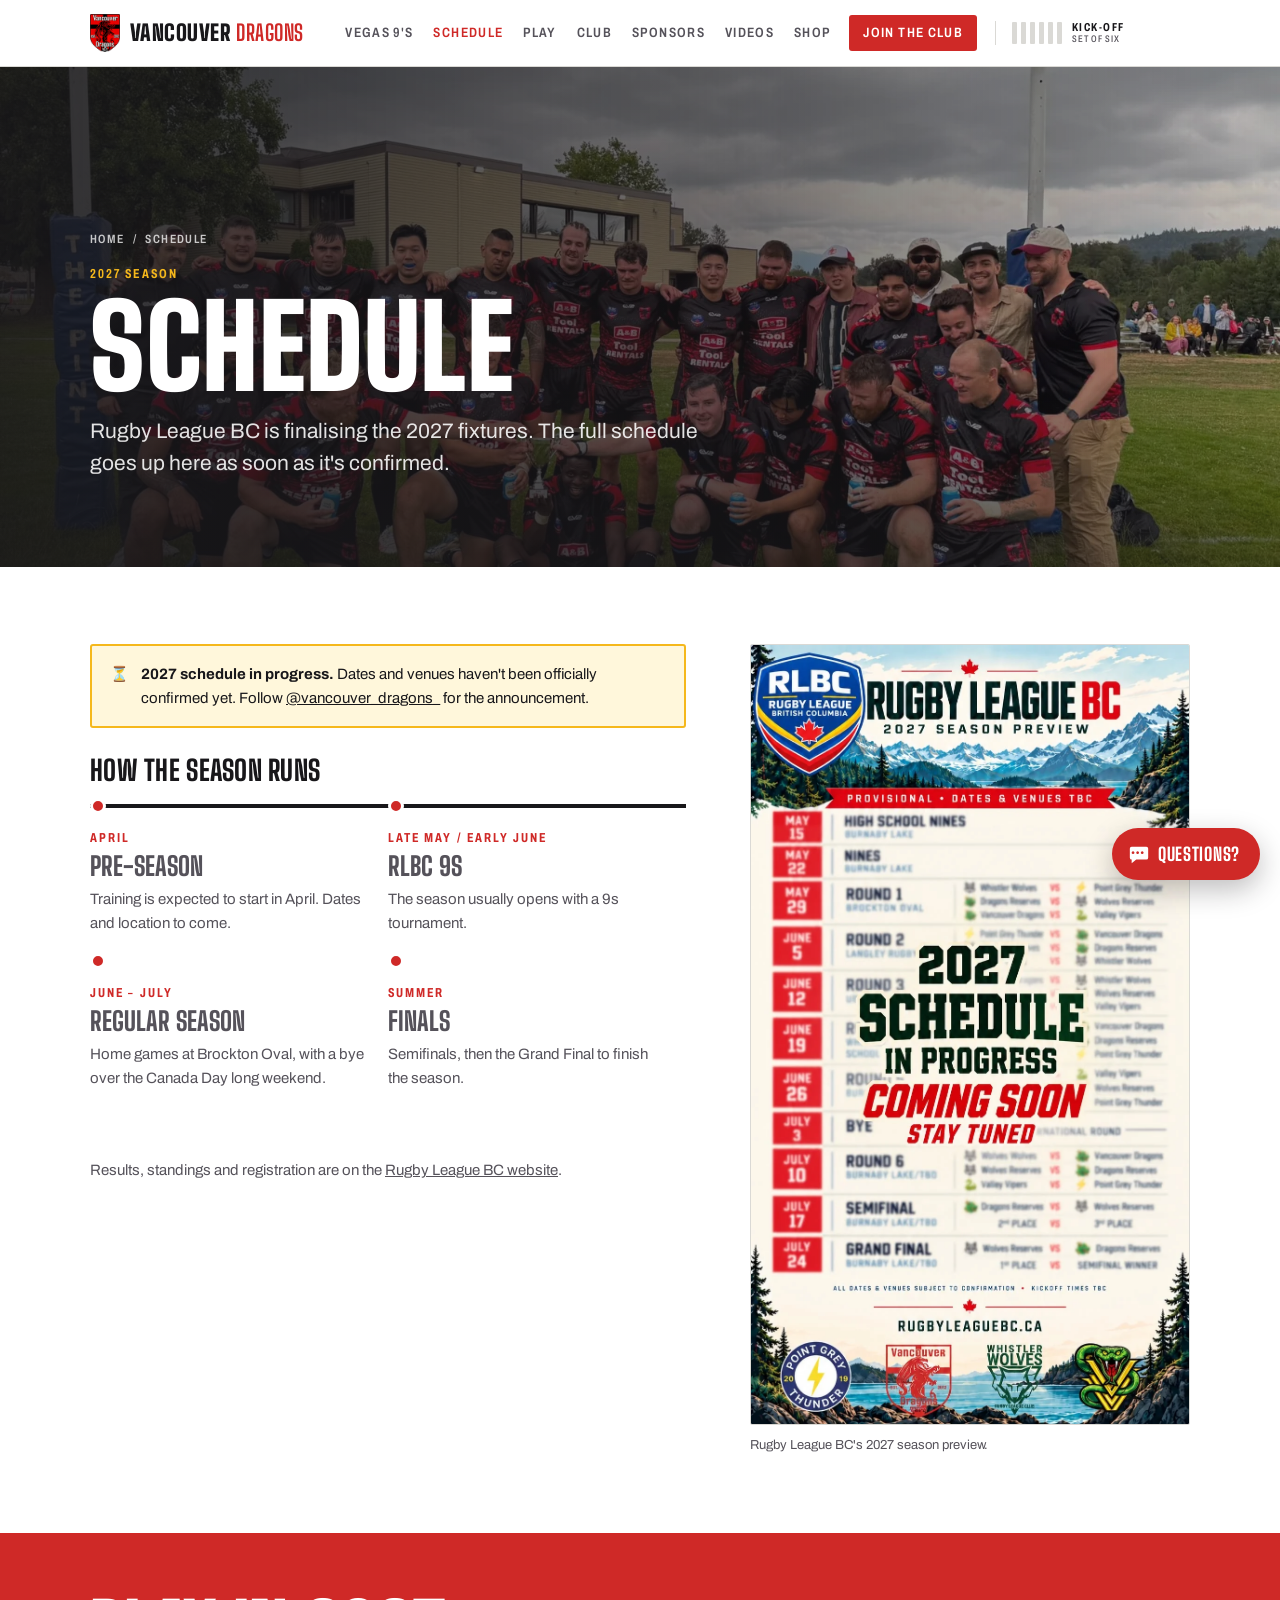
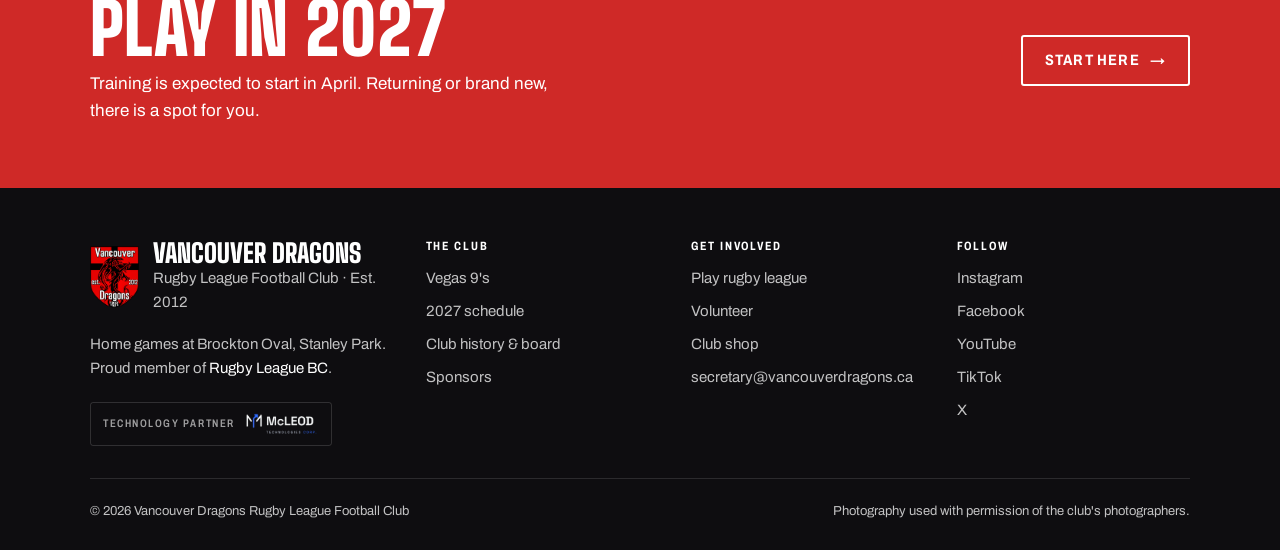
<file: schedule/index.html>
<!doctype html>
<html lang="en-CA">
<head>
<meta charset="utf-8">
<meta name="robots" content="index, follow, max-image-preview:large, max-snippet:-1, max-video-preview:-1">
<meta name="viewport" content="width=device-width, initial-scale=1">
<title>Vancouver Dragons 2027 Schedule | Rugby League BC Season</title>
<meta name="description" content="The Vancouver Dragons&#x27; 2027 Rugby League BC season: how the season runs, from pre-season in April to the RLBC 9s and the Grand Final. Full fixtures coming soon.">
<link rel="canonical" href="https://vancouverdragons.ca/schedule/">
<meta name="theme-color" content="#CF2927">
<link rel="icon" href="/assets/img/favicon-32.png?v=2" sizes="32x32" type="image/png">
<link rel="apple-touch-icon" href="/assets/img/apple-touch-icon.png?v=2">
<link rel="manifest" href="/site.webmanifest">
<meta property="og:type" content="website">
<meta property="og:site_name" content="Vancouver Dragons RLFC">
<meta property="og:locale" content="en_CA">
<meta property="og:title" content="Vancouver Dragons 2027 Schedule | Rugby League BC Season">
<meta property="og:description" content="The Vancouver Dragons&#x27; 2027 Rugby League BC season: how the season runs, from pre-season in April to the RLBC 9s and the Grand Final. Full fixtures coming soon.">
<meta property="og:url" content="https://vancouverdragons.ca/schedule/">
<meta property="og:image" content="https://vancouverdragons.ca/assets/og/og-schedule.jpg?v=2">
<meta property="og:image:width" content="1200">
<meta property="og:image:height" content="630">
<meta property="og:image:alt" content="Vancouver Dragons 2027 Schedule | Rugby League BC Season">
<meta name="twitter:card" content="summary_large_image">
<meta name="twitter:title" content="Vancouver Dragons 2027 Schedule | Rugby League BC Season">
<meta name="twitter:description" content="The Vancouver Dragons&#x27; 2027 Rugby League BC season: how the season runs, from pre-season in April to the RLBC 9s and the Grand Final. Full fixtures coming soon.">
<meta name="twitter:image" content="https://vancouverdragons.ca/assets/og/og-schedule.jpg?v=2">
<link rel="preconnect" href="https://fonts.googleapis.com">
<link rel="preconnect" href="https://fonts.gstatic.com" crossorigin>
<link href="https://fonts.googleapis.com/css2?family=Archivo:wdth,wght@62..125,400..800&family=Big+Shoulders+Display:wght@700;800;900&display=swap" rel="stylesheet">
<link rel="stylesheet" href="/assets/site.css?v=17">
<script type="application/ld+json">{"@context": "https://schema.org", "@graph": [{"@type": "SportsTeam", "@id": "https://vancouverdragons.ca/#team", "name": "Vancouver Dragons Rugby League Football Club", "alternateName": ["Vancouver Dragons", "VRLFC", "Vancouver Dragons RLFC"], "sport": "Rugby league", "foundingDate": "2012", "url": "https://vancouverdragons.ca/", "logo": "https://vancouverdragons.ca/assets/img/crest.webp", "image": "https://vancouverdragons.ca/assets/og/og-home.jpg?v=2", "email": "secretary@vancouverdragons.ca", "slogan": "Club first. Team second. Self last.", "location": {"@type": "Place", "name": "Brockton Oval, Stanley Park", "address": {"@type": "PostalAddress", "addressLocality": "Vancouver", "addressRegion": "BC", "addressCountry": "CA"}}, "memberOf": {"@type": "SportsOrganization", "name": "Rugby League BC", "url": "https://www.rugbyleaguebc.ca/"}, "sameAs": ["https://www.instagram.com/vancouver_dragons_/", "https://www.facebook.com/vancouverrugbyleague/", "https://www.tiktok.com/@vancouver.dragons50", "https://twitter.com/VancouverDrago1", "https://www.youtube.com/@vancouverdragons7900"], "description": "Vancouver's rugby league club since 2012. Home games at Brockton Oval in Stanley Park; member of Rugby League BC; 2026 RLBC 9s champions.", "award": ["2026 RLBC 9s champions", "2026 RLBC Reserve Grade champions"], "member": [{"@type": "OrganizationRole", "roleName": "President", "member": {"@type": "Person", "name": "Josh Knight"}}, {"@type": "OrganizationRole", "roleName": "Vice President", "member": {"@type": "Person", "name": "Gregory Crowe"}}, {"@type": "OrganizationRole", "roleName": "Treasurer", "member": {"@type": "Person", "name": "Richard Marshall"}}], "sponsor": [{"@type": "Organization", "name": "Matakana Scaffolding Inc.", "url": "https://www.matakanascaff.com/"}, {"@type": "Organization", "name": "A&B Tool Rentals", "url": "https://abtoolrentals.com/"}, {"@type": "Organization", "name": "Richmond Endodontic Centre", "url": "https://www.endodonticcentre.com/"}, {"@type": "Organization", "name": "Between 2 Buns", "url": "https://www.between2bunsburgers.ca/"}, {"@type": "Organization", "name": "Gurniak Real Estate Group", "url": "https://kevingurniak.com/"}, {"@type": "Organization", "name": "Madden Solutions", "url": "http://www.maddensolutions.com/"}, {"@type": "Organization", "name": "Park Drive", "url": "https://www.parkdrive.ca/"}, {"@type": "Organization", "name": "Westlynn Bakery", "url": "https://www.westlynnbakery.ca/"}, {"@type": "Organization", "name": "ARVO+ Wellness", "url": "https://www.arvowellness.ca/"}, {"@type": "Organization", "name": "How's That? Podcast", "url": "https://www.howsthatpodcast.com/"}, {"@type": "Organization", "name": "McLeod Technologies Corp.", "url": "https://mcleodtech.ca/"}], "knowsAbout": ["Rugby league", "Rugby league nines", "Vegas 9s"]}, {"@type": "BreadcrumbList", "itemListElement": [{"@type": "ListItem", "position": 1, "name": "Home", "item": "https://vancouverdragons.ca/"}, {"@type": "ListItem", "position": 2, "name": "Schedule", "item": "https://vancouverdragons.ca/schedule/"}]}]}</script>
</head>
<body>
<a class="skip" href="#main">Skip to content</a>
<header class="hdr">
  <div class="wrap hdr-in">
    <a class="brand" href="/" aria-label="Vancouver Dragons home">
      <img src="/assets/img/crest-96.png?v=2" alt="" width="30" height="38">
      <span>Vancouver <b>Dragons</b></span>
    </a>
    <nav class="nav" id="nav" aria-label="Main">
      <a href="/vegas/">Vegas 9's</a>
      <a href="/schedule/" aria-current="page">Schedule</a>
      <a href="/play/">Play</a>
      <a href="/club/">Club</a>
      <a href="/sponsors/">Sponsors</a>
      <a href="/videos/">Videos</a>
      <a href="/shop/">Shop</a>
      <a class="nav-cta" href="/contact/">Join the club</a>
    </nav>
    <div class="tally" aria-hidden="true" title="Rugby league's set of six: the bars fill as you read">
      <div class="tally-bars"><i></i><i></i><i></i><i></i><i></i><i></i></div>
      <div class="tally-lbl" id="tallyLbl">Kick-off<small>Set of six</small></div>
    </div>
    <button class="menu-btn" id="menuBtn" type="button" aria-expanded="false" aria-controls="nav" aria-label="Open menu">
      <svg width="26" height="26" viewBox="0 0 26 26" fill="none" stroke="currentColor" stroke-width="2.4" aria-hidden="true"><path d="M3 7h20M3 13h20M3 19h20"/></svg>
    </button>
  </div>
</header>
<main id="main">

<section class="phero photo on-dark" style="--pos:center 45%">
  <img class="bg" src="/assets/img/photo-team-cloudy.webp" alt="" fetchpriority="high">
  <div class="wrap">
    <nav class="crumbs" aria-label="Breadcrumb"><a href="/">Home</a><span aria-hidden="true">/</span><span aria-current="page">Schedule</span></nav>
    <p class="eyebrow">2027 season</p>
    <h1 class="disp h1">Schedule</h1>
    <p class="lede"><!--cms:sched-lede-->Rugby League BC is finalising the 2027 fixtures. The full schedule goes up here as soon as it's confirmed.<!--/cms:sched-lede--></p>
  </div>
</section>
<section class="sec tight">
  <div class="wrap two wide-l">
    <div class="rv">
      <!--cms:sched-notice--><p class="prov" role="note"><span aria-hidden="true">⏳</span><span><b>2027 schedule in progress.</b> Dates and venues haven't been officially confirmed yet. Follow <a href="https://www.instagram.com/vancouver_dragons_/" target="_blank" rel="noopener">@vancouver_dragons_</a> for the announcement.</span></p><!--/cms:sched-notice-->
      <!--cms:fixtures--><!--/cms:fixtures-->
      <h2 class="h3">How the season runs</h2>
    <ol class="season">
      <li><p class="when">April</p><p class="what">Pre-season</p><p>Training is expected to start in April. Dates and location to come.</p></li>
      <li><p class="when">Late May / early June</p><p class="what">RLBC 9s</p><p>The season usually opens with a 9s tournament.</p></li>
      <li><p class="when">June – July</p><p class="what">Regular season</p><p>Home games at Brockton Oval, with a bye over the Canada Day long weekend.</p></li>
      <li><p class="when">Summer</p><p class="what">Finals</p><p>Semifinals, then the Grand Final to finish the season.</p></li>
    </ol>

      <p class="muted" style="font-size:15px">Results, standings and registration are on the <a href="https://www.rugbyleaguebc.ca/" target="_blank" rel="noopener">Rugby League BC website</a>.</p>
    </div>
    <div class="rv">
      <!--cms:sched-preview--><a class="chart-link" href="https://www.rugbyleaguebc.ca/" target="_blank" rel="noopener" aria-label="Rugby League BC 2027 season preview, schedule coming soon. Opens rugbyleaguebc.ca"><img src="/assets/img/schedule-2027-preview.webp" alt="Rugby League BC 2027 season preview: schedule in progress, coming soon" width="941" height="1672" loading="lazy"></a>
      <p class="cap">Rugby League BC's 2027 season preview.</p><!--/cms:sched-preview-->
    </div>
  </div>
</section>
<section class="cta-band on-red"><div class="wrap">
  <div><h2 class="disp">Play in 2027</h2><p>Training is expected to start in April. Returning or brand new, there is a spot for you.</p></div>
  <a class="btn btn-ghost" href="/play/">Start here <span class="ar">→</span></a>
</div></section>

</main>
<footer class="ftr">
  <div class="wrap">
    <div class="ftr-top">
      <div>
        <div class="ftr-brand"><img src="/assets/img/crest-160.png" alt="" width="49" height="62" loading="lazy"><div><b>Vancouver Dragons</b>Rugby League Football Club · Est. 2012</div></div>
        <p style="margin:18px 0 0">Home games at Brockton Oval, Stanley Park. Proud member of <a href="https://www.rugbyleaguebc.ca/" target="_blank" rel="noopener" style="color:#fff">Rugby League BC</a>.</p>
        <a class="ftr-tech" href="https://mcleodtech.ca" target="_blank" rel="noopener"><span>Technology Partner</span><img src="/assets/img/mcleod-technologies.webp" alt="McLeod Technologies" width="75" height="22" loading="lazy"></a>
      </div>
      <div>
        <h2>The club</h2>
        <ul>
          <li><a href="/vegas/">Vegas 9's</a></li>
          <li><a href="/schedule/">2027 schedule</a></li>
          <li><a href="/club/">Club history &amp; board</a></li>
          <li><a href="/sponsors/">Sponsors</a></li>
        </ul>
      </div>
      <div>
        <h2>Get involved</h2>
        <ul>
          <li><a href="/play/">Play rugby league</a></li>
          <li><a href="/contact/?topic=volunteer">Volunteer</a></li>
          <li><a href="/shop/">Club shop</a></li>
          <li><a href="mailto:secretary@vancouverdragons.ca">secretary@vancouverdragons.ca</a></li>
        </ul>
      </div>
      <div>
        <h2>Follow</h2>
        <ul>
          <li><a href="https://www.instagram.com/vancouver_dragons_/" target="_blank" rel="noopener">Instagram</a></li>
          <li><a href="https://www.facebook.com/vancouverrugbyleague/" target="_blank" rel="noopener">Facebook</a></li>
          <li><a href="https://www.youtube.com/@vancouverdragons7900" target="_blank" rel="noopener">YouTube</a></li>
          <li><a href="https://www.tiktok.com/@vancouver.dragons50" target="_blank" rel="noopener">TikTok</a></li>
          <li><a href="https://twitter.com/VancouverDrago1" target="_blank" rel="noopener">X</a></li>
        </ul>
      </div>
    </div>
    <div class="ftr-bot">
      <span>© <span id="yr">2026</span> Vancouver Dragons Rugby League Football Club</span>
      <span>Photography used with permission of the club's photographers.</span>
    </div>
  </div>
</footer>
<script src="/assets/site.js?v=10" defer></script>
<script src="/assets/chat.js?v=2" defer></script>
</body>
</html>
</file>
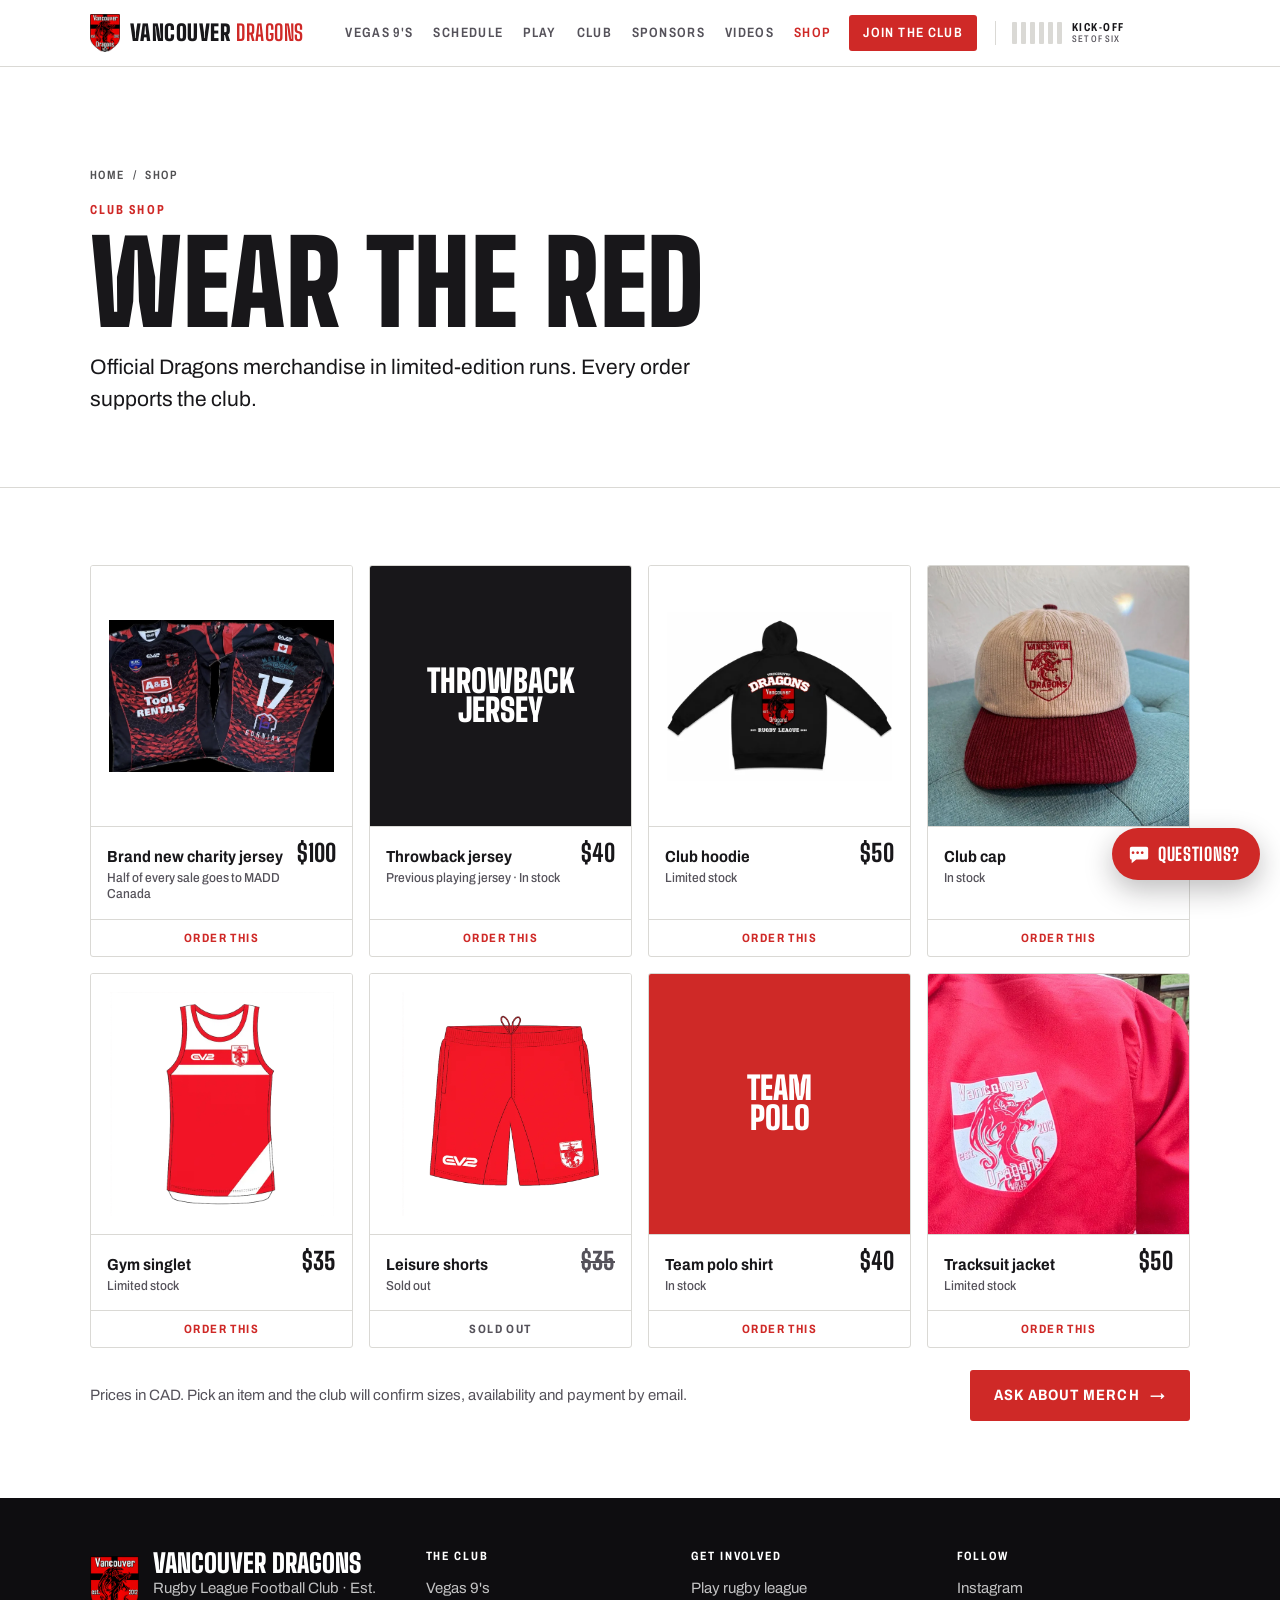
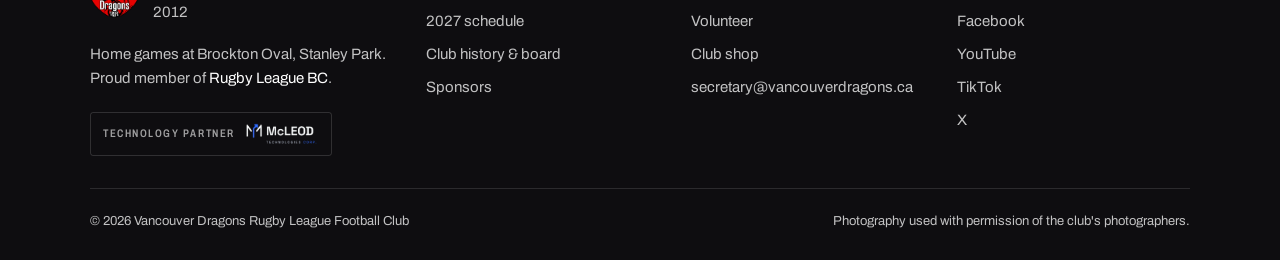
<file: shop/index.html>
<!doctype html>
<html lang="en-CA">
<head>
<meta charset="utf-8">
<meta name="robots" content="index, follow, max-image-preview:large, max-snippet:-1, max-video-preview:-1">
<meta name="viewport" content="width=device-width, initial-scale=1">
<title>Club Shop | Official Vancouver Dragons Merchandise</title>
<meta name="description" content="Official Vancouver Dragons merch in limited runs: charity and throwback jerseys, hoodies, caps, singlets, polos and jackets. Every order supports the club.">
<link rel="canonical" href="https://vancouverdragons.ca/shop/">
<meta name="theme-color" content="#CF2927">
<link rel="icon" href="/assets/img/favicon-32.png?v=2" sizes="32x32" type="image/png">
<link rel="apple-touch-icon" href="/assets/img/apple-touch-icon.png?v=2">
<link rel="manifest" href="/site.webmanifest">
<meta property="og:type" content="website">
<meta property="og:site_name" content="Vancouver Dragons RLFC">
<meta property="og:locale" content="en_CA">
<meta property="og:title" content="Club Shop | Official Vancouver Dragons Merchandise">
<meta property="og:description" content="Official Vancouver Dragons merch in limited runs: charity and throwback jerseys, hoodies, caps, singlets, polos and jackets. Every order supports the club.">
<meta property="og:url" content="https://vancouverdragons.ca/shop/">
<meta property="og:image" content="https://vancouverdragons.ca/assets/og/og-home.jpg?v=2">
<meta property="og:image:width" content="1200">
<meta property="og:image:height" content="630">
<meta property="og:image:alt" content="Club Shop | Official Vancouver Dragons Merchandise">
<meta name="twitter:card" content="summary_large_image">
<meta name="twitter:title" content="Club Shop | Official Vancouver Dragons Merchandise">
<meta name="twitter:description" content="Official Vancouver Dragons merch in limited runs: charity and throwback jerseys, hoodies, caps, singlets, polos and jackets. Every order supports the club.">
<meta name="twitter:image" content="https://vancouverdragons.ca/assets/og/og-home.jpg?v=2">
<link rel="preconnect" href="https://fonts.googleapis.com">
<link rel="preconnect" href="https://fonts.gstatic.com" crossorigin>
<link href="https://fonts.googleapis.com/css2?family=Archivo:wdth,wght@62..125,400..800&family=Big+Shoulders+Display:wght@700;800;900&display=swap" rel="stylesheet">
<link rel="stylesheet" href="/assets/site.css?v=17">
<script type="application/ld+json">{"@context": "https://schema.org", "@graph": [{"@type": "SportsTeam", "@id": "https://vancouverdragons.ca/#team", "name": "Vancouver Dragons Rugby League Football Club", "alternateName": ["Vancouver Dragons", "VRLFC", "Vancouver Dragons RLFC"], "sport": "Rugby league", "foundingDate": "2012", "url": "https://vancouverdragons.ca/", "logo": "https://vancouverdragons.ca/assets/img/crest.webp", "image": "https://vancouverdragons.ca/assets/og/og-home.jpg?v=2", "email": "secretary@vancouverdragons.ca", "slogan": "Club first. Team second. Self last.", "location": {"@type": "Place", "name": "Brockton Oval, Stanley Park", "address": {"@type": "PostalAddress", "addressLocality": "Vancouver", "addressRegion": "BC", "addressCountry": "CA"}}, "memberOf": {"@type": "SportsOrganization", "name": "Rugby League BC", "url": "https://www.rugbyleaguebc.ca/"}, "sameAs": ["https://www.instagram.com/vancouver_dragons_/", "https://www.facebook.com/vancouverrugbyleague/", "https://www.tiktok.com/@vancouver.dragons50", "https://twitter.com/VancouverDrago1", "https://www.youtube.com/@vancouverdragons7900"], "description": "Vancouver's rugby league club since 2012. Home games at Brockton Oval in Stanley Park; member of Rugby League BC; 2026 RLBC 9s champions.", "award": ["2026 RLBC 9s champions", "2026 RLBC Reserve Grade champions"], "member": [{"@type": "OrganizationRole", "roleName": "President", "member": {"@type": "Person", "name": "Josh Knight"}}, {"@type": "OrganizationRole", "roleName": "Vice President", "member": {"@type": "Person", "name": "Gregory Crowe"}}, {"@type": "OrganizationRole", "roleName": "Treasurer", "member": {"@type": "Person", "name": "Richard Marshall"}}], "sponsor": [{"@type": "Organization", "name": "Matakana Scaffolding Inc.", "url": "https://www.matakanascaff.com/"}, {"@type": "Organization", "name": "A&B Tool Rentals", "url": "https://abtoolrentals.com/"}, {"@type": "Organization", "name": "Richmond Endodontic Centre", "url": "https://www.endodonticcentre.com/"}, {"@type": "Organization", "name": "Between 2 Buns", "url": "https://www.between2bunsburgers.ca/"}, {"@type": "Organization", "name": "Gurniak Real Estate Group", "url": "https://kevingurniak.com/"}, {"@type": "Organization", "name": "Madden Solutions", "url": "http://www.maddensolutions.com/"}, {"@type": "Organization", "name": "Park Drive", "url": "https://www.parkdrive.ca/"}, {"@type": "Organization", "name": "Westlynn Bakery", "url": "https://www.westlynnbakery.ca/"}, {"@type": "Organization", "name": "ARVO+ Wellness", "url": "https://www.arvowellness.ca/"}, {"@type": "Organization", "name": "How's That? Podcast", "url": "https://www.howsthatpodcast.com/"}, {"@type": "Organization", "name": "McLeod Technologies Corp.", "url": "https://mcleodtech.ca/"}], "knowsAbout": ["Rugby league", "Rugby league nines", "Vegas 9s"]}, {"@type": "BreadcrumbList", "itemListElement": [{"@type": "ListItem", "position": 1, "name": "Home", "item": "https://vancouverdragons.ca/"}, {"@type": "ListItem", "position": 2, "name": "Shop", "item": "https://vancouverdragons.ca/shop/"}]}, {"@type": "Product", "name": "Vancouver Dragons brand new charity jersey", "brand": {"@type": "Brand", "name": "Vancouver Dragons"}, "image": "https://vancouverdragons.ca/assets/img/merch-charity-jersey.webp", "offers": {"@type": "Offer", "price": "100.00", "priceCurrency": "CAD", "availability": "https://schema.org/InStock", "url": "https://vancouverdragons.ca/shop/"}}, {"@type": "Product", "name": "Vancouver Dragons throwback jersey", "brand": {"@type": "Brand", "name": "Vancouver Dragons"}, "offers": {"@type": "Offer", "price": "40.00", "priceCurrency": "CAD", "availability": "https://schema.org/InStock", "url": "https://vancouverdragons.ca/shop/"}}, {"@type": "Product", "name": "Vancouver Dragons club hoodie", "brand": {"@type": "Brand", "name": "Vancouver Dragons"}, "image": "https://vancouverdragons.ca/assets/img/merch-hoodie.webp", "offers": {"@type": "Offer", "price": "50.00", "priceCurrency": "CAD", "availability": "https://schema.org/LimitedAvailability", "url": "https://vancouverdragons.ca/shop/"}}, {"@type": "Product", "name": "Vancouver Dragons club cap", "brand": {"@type": "Brand", "name": "Vancouver Dragons"}, "image": "https://vancouverdragons.ca/assets/img/merch-cap-photo.webp", "offers": {"@type": "Offer", "price": "25.00", "priceCurrency": "CAD", "availability": "https://schema.org/InStock", "url": "https://vancouverdragons.ca/shop/"}}, {"@type": "Product", "name": "Vancouver Dragons gym singlet", "brand": {"@type": "Brand", "name": "Vancouver Dragons"}, "image": "https://vancouverdragons.ca/assets/img/merch-singlet.webp", "offers": {"@type": "Offer", "price": "35.00", "priceCurrency": "CAD", "availability": "https://schema.org/LimitedAvailability", "url": "https://vancouverdragons.ca/shop/"}}, {"@type": "Product", "name": "Vancouver Dragons leisure shorts", "brand": {"@type": "Brand", "name": "Vancouver Dragons"}, "image": "https://vancouverdragons.ca/assets/img/merch-shorts.webp", "offers": {"@type": "Offer", "price": "35.00", "priceCurrency": "CAD", "availability": "https://schema.org/OutOfStock", "url": "https://vancouverdragons.ca/shop/"}}, {"@type": "Product", "name": "Vancouver Dragons team polo shirt", "brand": {"@type": "Brand", "name": "Vancouver Dragons"}, "offers": {"@type": "Offer", "price": "40.00", "priceCurrency": "CAD", "availability": "https://schema.org/InStock", "url": "https://vancouverdragons.ca/shop/"}}, {"@type": "Product", "name": "Vancouver Dragons tracksuit jacket", "brand": {"@type": "Brand", "name": "Vancouver Dragons"}, "image": "https://vancouverdragons.ca/assets/img/merch-tracksuit-jacket.webp", "offers": {"@type": "Offer", "price": "50.00", "priceCurrency": "CAD", "availability": "https://schema.org/LimitedAvailability", "url": "https://vancouverdragons.ca/shop/"}}]}</script>
</head>
<body>
<a class="skip" href="#main">Skip to content</a>
<header class="hdr">
  <div class="wrap hdr-in">
    <a class="brand" href="/" aria-label="Vancouver Dragons home">
      <img src="/assets/img/crest-96.png?v=2" alt="" width="30" height="38">
      <span>Vancouver <b>Dragons</b></span>
    </a>
    <nav class="nav" id="nav" aria-label="Main">
      <a href="/vegas/">Vegas 9's</a>
      <a href="/schedule/">Schedule</a>
      <a href="/play/">Play</a>
      <a href="/club/">Club</a>
      <a href="/sponsors/">Sponsors</a>
      <a href="/videos/">Videos</a>
      <a href="/shop/" aria-current="page">Shop</a>
      <a class="nav-cta" href="/contact/">Join the club</a>
    </nav>
    <div class="tally" aria-hidden="true" title="Rugby league's set of six: the bars fill as you read">
      <div class="tally-bars"><i></i><i></i><i></i><i></i><i></i><i></i></div>
      <div class="tally-lbl" id="tallyLbl">Kick-off<small>Set of six</small></div>
    </div>
    <button class="menu-btn" id="menuBtn" type="button" aria-expanded="false" aria-controls="nav" aria-label="Open menu">
      <svg width="26" height="26" viewBox="0 0 26 26" fill="none" stroke="currentColor" stroke-width="2.4" aria-hidden="true"><path d="M3 7h20M3 13h20M3 19h20"/></svg>
    </button>
  </div>
</header>
<main id="main">

<section class="phero">
  <div class="wrap">
    <nav class="crumbs" aria-label="Breadcrumb"><a href="/">Home</a><span aria-hidden="true">/</span><span aria-current="page">Shop</span></nav>
    <p class="eyebrow">Club shop</p>
    <h1 class="disp h1">Wear the red</h1>
    <p class="lede">Official Dragons merchandise in limited-edition runs. Every order supports the club.</p>
  </div>
</section>
<section class="sec tight">
  <div class="wrap">
    <div class="shop-grid rv"><article class="item"><div class="item-img "><img src="/assets/img/merch-charity-jersey.webp" alt="Vancouver Dragons brand new charity jersey" loading="lazy"></div><div class="item-body"><h3>Brand new charity jersey<small>Half of every sale goes to MADD Canada</small></h3><span class="price">$100</span></div><a class="order" href="/contact/?topic=merch&amp;item=Brand+new+charity+jersey">Order this</a></article><article class="item"><div class="item-img none ink"><span>Throwback<br>jersey</span></div><div class="item-body"><h3>Throwback jersey<small>Previous playing jersey · In stock</small></h3><span class="price">$40</span></div><a class="order" href="/contact/?topic=merch&amp;item=Throwback+jersey">Order this</a></article><article class="item"><div class="item-img "><img src="/assets/img/merch-hoodie.webp" alt="Vancouver Dragons club hoodie" loading="lazy"></div><div class="item-body"><h3>Club hoodie<small>Limited stock</small></h3><span class="price">$50</span></div><a class="order" href="/contact/?topic=merch&amp;item=Club+hoodie">Order this</a></article><article class="item"><div class="item-img photo"><img src="/assets/img/merch-cap-photo.webp" alt="Vancouver Dragons club cap" loading="lazy"></div><div class="item-body"><h3>Club cap<small>In stock</small></h3><span class="price">$25</span></div><a class="order" href="/contact/?topic=merch&amp;item=Club+cap">Order this</a></article><article class="item"><div class="item-img "><img src="/assets/img/merch-singlet.webp" alt="Vancouver Dragons gym singlet" loading="lazy"></div><div class="item-body"><h3>Gym singlet<small>Limited stock</small></h3><span class="price">$35</span></div><a class="order" href="/contact/?topic=merch&amp;item=Gym+singlet">Order this</a></article><article class="item sold"><div class="item-img "><img src="/assets/img/merch-shorts.webp" alt="Vancouver Dragons leisure shorts" loading="lazy"></div><div class="item-body"><h3>Leisure shorts<small>Sold out</small></h3><span class="price">$35</span></div><a class="order" href="/contact/?topic=merch&amp;item=Leisure+shorts" aria-disabled="true" tabindex="-1">Sold out</a></article><article class="item"><div class="item-img none "><span>Team<br>polo</span></div><div class="item-body"><h3>Team polo shirt<small>In stock</small></h3><span class="price">$40</span></div><a class="order" href="/contact/?topic=merch&amp;item=Team+polo+shirt">Order this</a></article><article class="item"><div class="item-img photo"><img src="/assets/img/merch-tracksuit-jacket.webp" alt="Vancouver Dragons tracksuit jacket" loading="lazy"></div><div class="item-body"><h3>Tracksuit jacket<small>Limited stock</small></h3><span class="price">$50</span></div><a class="order" href="/contact/?topic=merch&amp;item=Tracksuit+jacket">Order this</a></article></div>
    <div class="shop-foot rv"><p>Prices in CAD. Pick an item and the club will confirm sizes, availability and payment by email.</p><a class="btn btn-red" href="/contact/?topic=merch">Ask about merch <span class="ar">→</span></a></div>
  </div>
</section>


</main>
<footer class="ftr">
  <div class="wrap">
    <div class="ftr-top">
      <div>
        <div class="ftr-brand"><img src="/assets/img/crest-160.png" alt="" width="49" height="62" loading="lazy"><div><b>Vancouver Dragons</b>Rugby League Football Club · Est. 2012</div></div>
        <p style="margin:18px 0 0">Home games at Brockton Oval, Stanley Park. Proud member of <a href="https://www.rugbyleaguebc.ca/" target="_blank" rel="noopener" style="color:#fff">Rugby League BC</a>.</p>
        <a class="ftr-tech" href="https://mcleodtech.ca" target="_blank" rel="noopener"><span>Technology Partner</span><img src="/assets/img/mcleod-technologies.webp" alt="McLeod Technologies" width="75" height="22" loading="lazy"></a>
      </div>
      <div>
        <h2>The club</h2>
        <ul>
          <li><a href="/vegas/">Vegas 9's</a></li>
          <li><a href="/schedule/">2027 schedule</a></li>
          <li><a href="/club/">Club history &amp; board</a></li>
          <li><a href="/sponsors/">Sponsors</a></li>
        </ul>
      </div>
      <div>
        <h2>Get involved</h2>
        <ul>
          <li><a href="/play/">Play rugby league</a></li>
          <li><a href="/contact/?topic=volunteer">Volunteer</a></li>
          <li><a href="/shop/">Club shop</a></li>
          <li><a href="mailto:secretary@vancouverdragons.ca">secretary@vancouverdragons.ca</a></li>
        </ul>
      </div>
      <div>
        <h2>Follow</h2>
        <ul>
          <li><a href="https://www.instagram.com/vancouver_dragons_/" target="_blank" rel="noopener">Instagram</a></li>
          <li><a href="https://www.facebook.com/vancouverrugbyleague/" target="_blank" rel="noopener">Facebook</a></li>
          <li><a href="https://www.youtube.com/@vancouverdragons7900" target="_blank" rel="noopener">YouTube</a></li>
          <li><a href="https://www.tiktok.com/@vancouver.dragons50" target="_blank" rel="noopener">TikTok</a></li>
          <li><a href="https://twitter.com/VancouverDrago1" target="_blank" rel="noopener">X</a></li>
        </ul>
      </div>
    </div>
    <div class="ftr-bot">
      <span>© <span id="yr">2026</span> Vancouver Dragons Rugby League Football Club</span>
      <span>Photography used with permission of the club's photographers.</span>
    </div>
  </div>
</footer>
<script src="/assets/site.js?v=10" defer></script>
<script src="/assets/chat.js?v=2" defer></script>
</body>
</html>
</file>
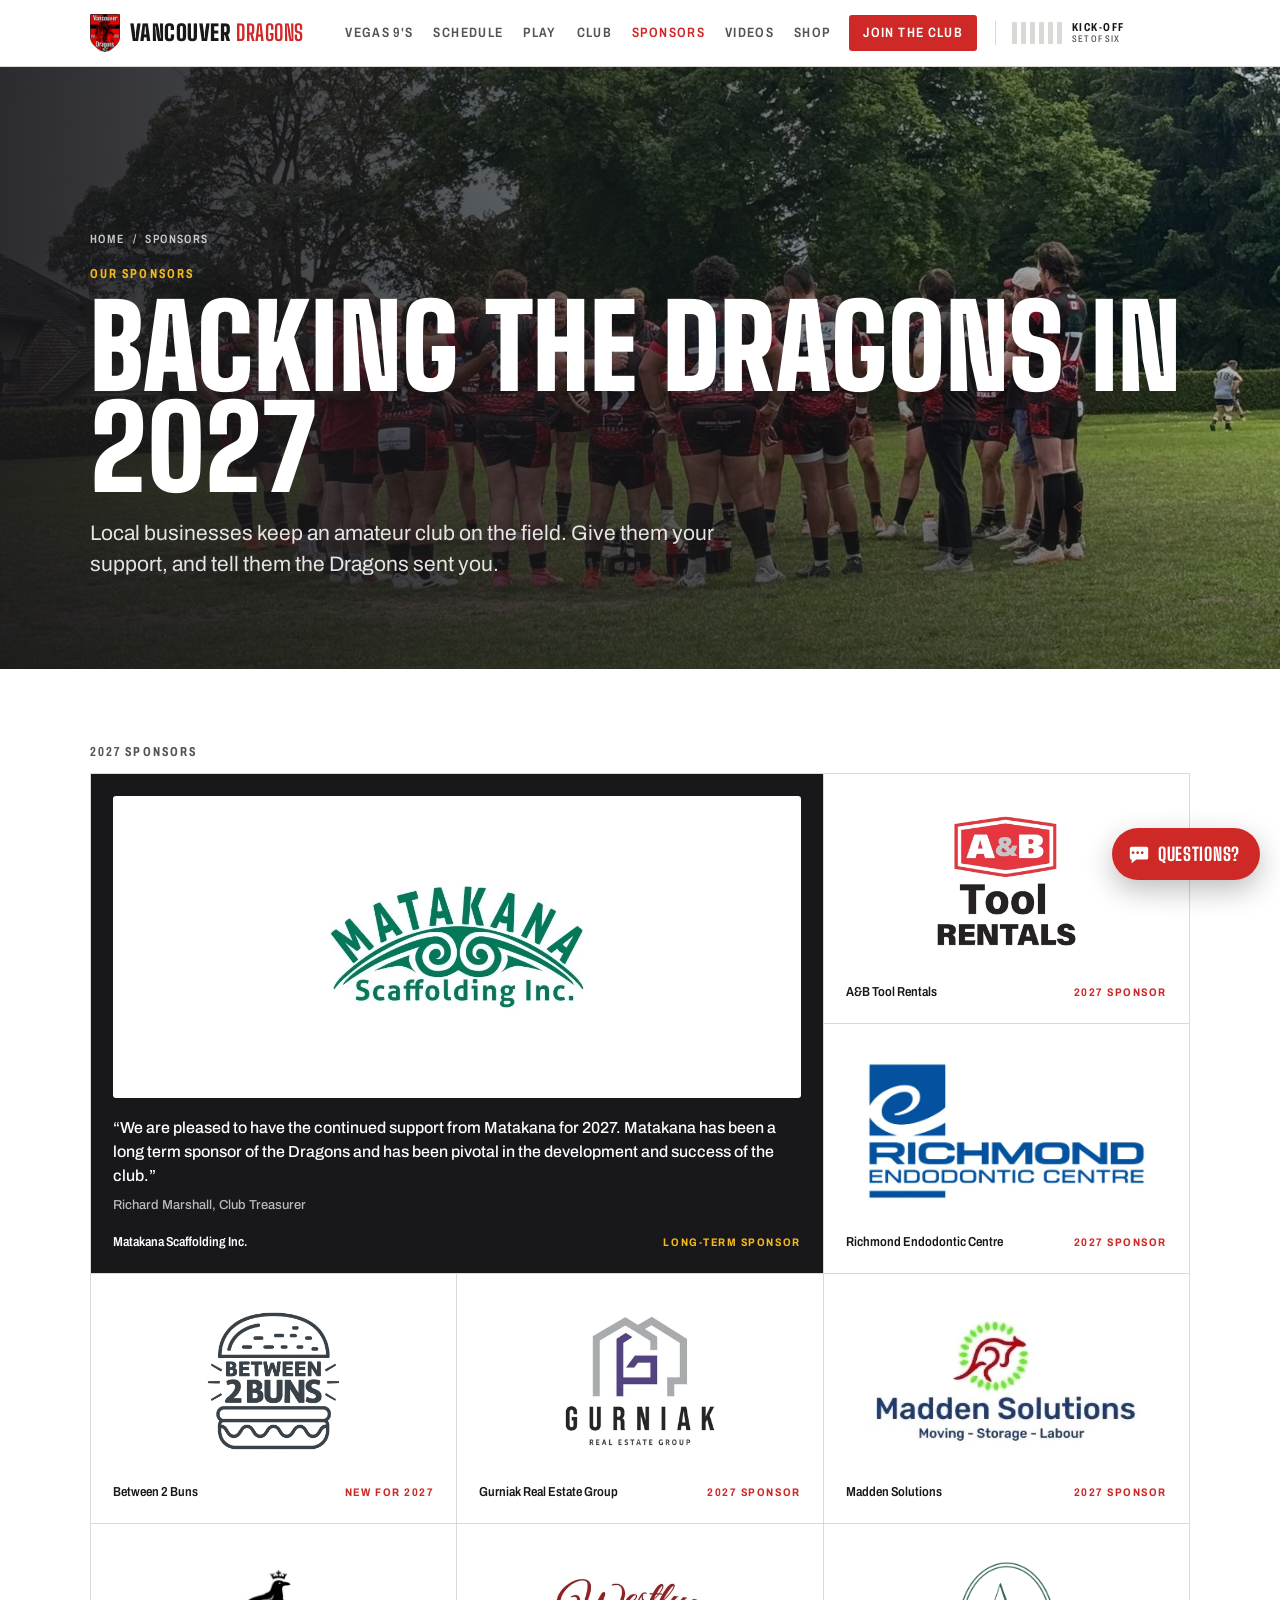
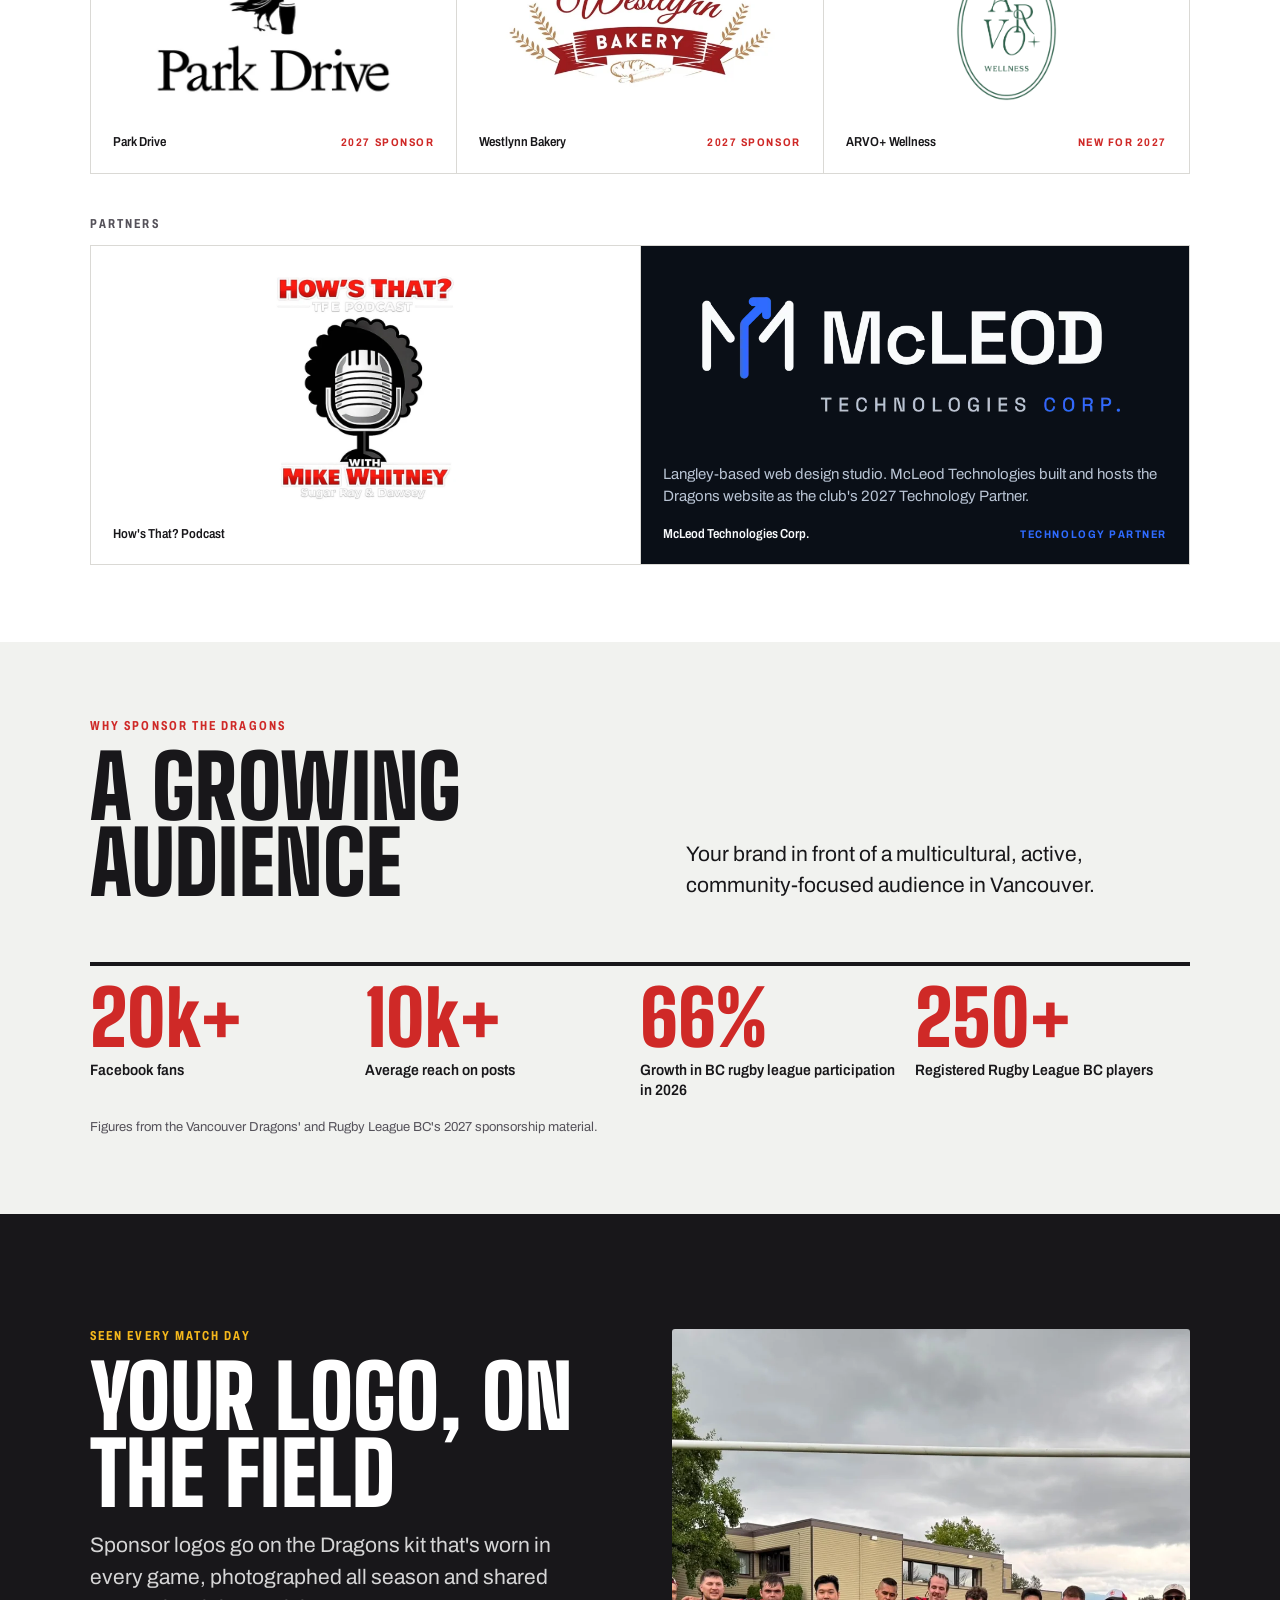
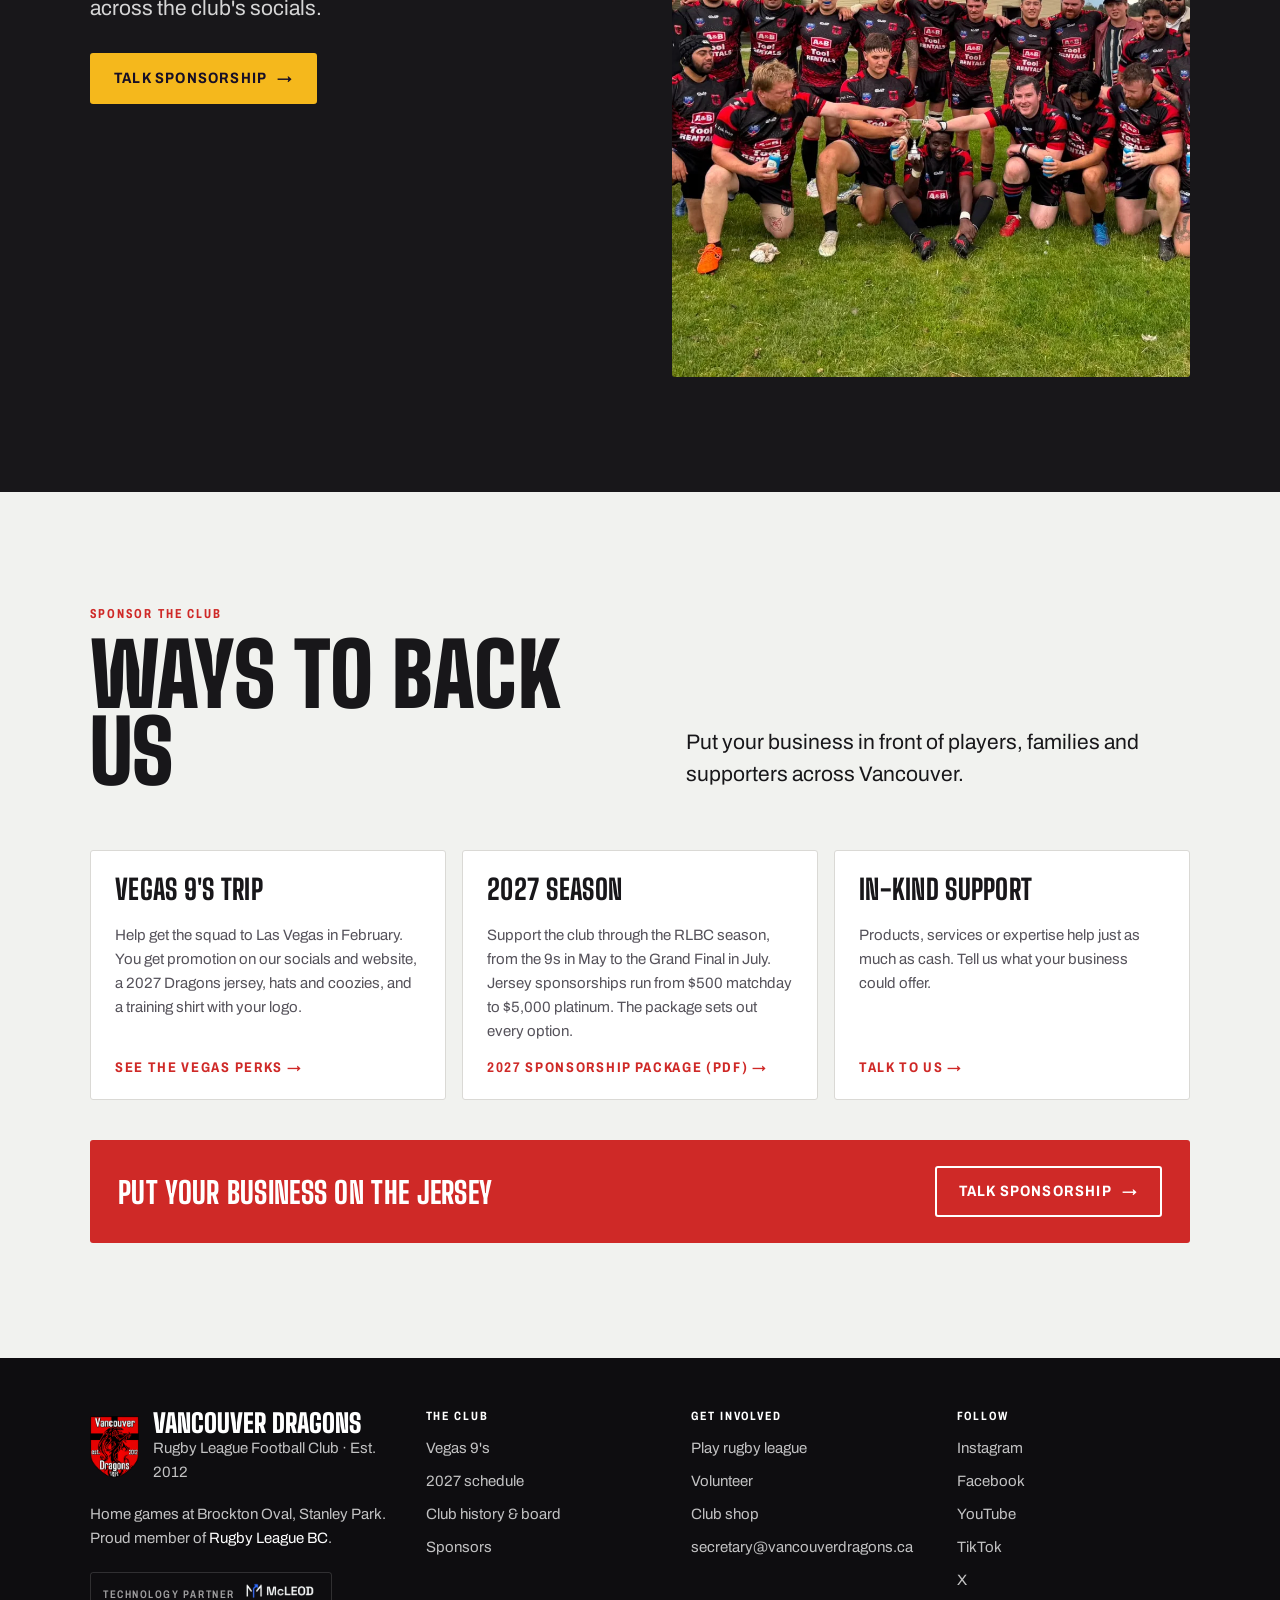
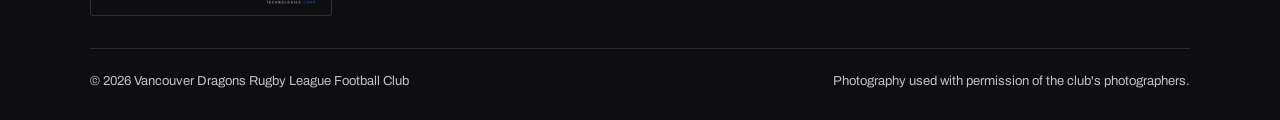
<file: sponsors/index.html>
<!doctype html>
<html lang="en-CA">
<head>
<meta charset="utf-8">
<meta name="robots" content="index, follow, max-image-preview:large, max-snippet:-1, max-video-preview:-1">
<meta name="viewport" content="width=device-width, initial-scale=1">
<title>Sponsors | Back the Vancouver Dragons in 2027</title>
<meta name="description" content="Meet the local businesses backing the Vancouver Dragons in 2027, and see how your business can sponsor the club&#x27;s season or the Vegas 9&#x27;s trip.">
<link rel="canonical" href="https://vancouverdragons.ca/sponsors/">
<meta name="theme-color" content="#CF2927">
<link rel="icon" href="/assets/img/favicon-32.png?v=2" sizes="32x32" type="image/png">
<link rel="apple-touch-icon" href="/assets/img/apple-touch-icon.png?v=2">
<link rel="manifest" href="/site.webmanifest">
<meta property="og:type" content="website">
<meta property="og:site_name" content="Vancouver Dragons RLFC">
<meta property="og:locale" content="en_CA">
<meta property="og:title" content="Sponsors | Back the Vancouver Dragons in 2027">
<meta property="og:description" content="Meet the local businesses backing the Vancouver Dragons in 2027, and see how your business can sponsor the club&#x27;s season or the Vegas 9&#x27;s trip.">
<meta property="og:url" content="https://vancouverdragons.ca/sponsors/">
<meta property="og:image" content="https://vancouverdragons.ca/assets/og/og-sponsors.jpg?v=2">
<meta property="og:image:width" content="1200">
<meta property="og:image:height" content="630">
<meta property="og:image:alt" content="Sponsors | Back the Vancouver Dragons in 2027">
<meta name="twitter:card" content="summary_large_image">
<meta name="twitter:title" content="Sponsors | Back the Vancouver Dragons in 2027">
<meta name="twitter:description" content="Meet the local businesses backing the Vancouver Dragons in 2027, and see how your business can sponsor the club&#x27;s season or the Vegas 9&#x27;s trip.">
<meta name="twitter:image" content="https://vancouverdragons.ca/assets/og/og-sponsors.jpg?v=2">
<link rel="preconnect" href="https://fonts.googleapis.com">
<link rel="preconnect" href="https://fonts.gstatic.com" crossorigin>
<link href="https://fonts.googleapis.com/css2?family=Archivo:wdth,wght@62..125,400..800&family=Big+Shoulders+Display:wght@700;800;900&display=swap" rel="stylesheet">
<link rel="stylesheet" href="/assets/site.css?v=17">
<script type="application/ld+json">{"@context": "https://schema.org", "@graph": [{"@type": "SportsTeam", "@id": "https://vancouverdragons.ca/#team", "name": "Vancouver Dragons Rugby League Football Club", "alternateName": ["Vancouver Dragons", "VRLFC", "Vancouver Dragons RLFC"], "sport": "Rugby league", "foundingDate": "2012", "url": "https://vancouverdragons.ca/", "logo": "https://vancouverdragons.ca/assets/img/crest.webp", "image": "https://vancouverdragons.ca/assets/og/og-home.jpg?v=2", "email": "secretary@vancouverdragons.ca", "slogan": "Club first. Team second. Self last.", "location": {"@type": "Place", "name": "Brockton Oval, Stanley Park", "address": {"@type": "PostalAddress", "addressLocality": "Vancouver", "addressRegion": "BC", "addressCountry": "CA"}}, "memberOf": {"@type": "SportsOrganization", "name": "Rugby League BC", "url": "https://www.rugbyleaguebc.ca/"}, "sameAs": ["https://www.instagram.com/vancouver_dragons_/", "https://www.facebook.com/vancouverrugbyleague/", "https://www.tiktok.com/@vancouver.dragons50", "https://twitter.com/VancouverDrago1", "https://www.youtube.com/@vancouverdragons7900"], "description": "Vancouver's rugby league club since 2012. Home games at Brockton Oval in Stanley Park; member of Rugby League BC; 2026 RLBC 9s champions.", "award": ["2026 RLBC 9s champions", "2026 RLBC Reserve Grade champions"], "member": [{"@type": "OrganizationRole", "roleName": "President", "member": {"@type": "Person", "name": "Josh Knight"}}, {"@type": "OrganizationRole", "roleName": "Vice President", "member": {"@type": "Person", "name": "Gregory Crowe"}}, {"@type": "OrganizationRole", "roleName": "Treasurer", "member": {"@type": "Person", "name": "Richard Marshall"}}], "sponsor": [{"@type": "Organization", "name": "Matakana Scaffolding Inc.", "url": "https://www.matakanascaff.com/"}, {"@type": "Organization", "name": "A&B Tool Rentals", "url": "https://abtoolrentals.com/"}, {"@type": "Organization", "name": "Richmond Endodontic Centre", "url": "https://www.endodonticcentre.com/"}, {"@type": "Organization", "name": "Between 2 Buns", "url": "https://www.between2bunsburgers.ca/"}, {"@type": "Organization", "name": "Gurniak Real Estate Group", "url": "https://kevingurniak.com/"}, {"@type": "Organization", "name": "Madden Solutions", "url": "http://www.maddensolutions.com/"}, {"@type": "Organization", "name": "Park Drive", "url": "https://www.parkdrive.ca/"}, {"@type": "Organization", "name": "Westlynn Bakery", "url": "https://www.westlynnbakery.ca/"}, {"@type": "Organization", "name": "ARVO+ Wellness", "url": "https://www.arvowellness.ca/"}, {"@type": "Organization", "name": "How's That? Podcast", "url": "https://www.howsthatpodcast.com/"}, {"@type": "Organization", "name": "McLeod Technologies Corp.", "url": "https://mcleodtech.ca/"}], "knowsAbout": ["Rugby league", "Rugby league nines", "Vegas 9s"]}, {"@type": "BreadcrumbList", "itemListElement": [{"@type": "ListItem", "position": 1, "name": "Home", "item": "https://vancouverdragons.ca/"}, {"@type": "ListItem", "position": 2, "name": "Sponsors", "item": "https://vancouverdragons.ca/sponsors/"}]}]}</script>
</head>
<body>
<a class="skip" href="#main">Skip to content</a>
<header class="hdr">
  <div class="wrap hdr-in">
    <a class="brand" href="/" aria-label="Vancouver Dragons home">
      <img src="/assets/img/crest-96.png?v=2" alt="" width="30" height="38">
      <span>Vancouver <b>Dragons</b></span>
    </a>
    <nav class="nav" id="nav" aria-label="Main">
      <a href="/vegas/">Vegas 9's</a>
      <a href="/schedule/">Schedule</a>
      <a href="/play/">Play</a>
      <a href="/club/">Club</a>
      <a href="/sponsors/" aria-current="page">Sponsors</a>
      <a href="/videos/">Videos</a>
      <a href="/shop/">Shop</a>
      <a class="nav-cta" href="/contact/">Join the club</a>
    </nav>
    <div class="tally" aria-hidden="true" title="Rugby league's set of six: the bars fill as you read">
      <div class="tally-bars"><i></i><i></i><i></i><i></i><i></i><i></i></div>
      <div class="tally-lbl" id="tallyLbl">Kick-off<small>Set of six</small></div>
    </div>
    <button class="menu-btn" id="menuBtn" type="button" aria-expanded="false" aria-controls="nav" aria-label="Open menu">
      <svg width="26" height="26" viewBox="0 0 26 26" fill="none" stroke="currentColor" stroke-width="2.4" aria-hidden="true"><path d="M3 7h20M3 13h20M3 19h20"/></svg>
    </button>
  </div>
</header>
<main id="main">

<section class="phero photo on-dark" style="--pos:center 40%">
  <img class="bg" src="/assets/img/photo-huddle.webp" alt="" fetchpriority="high">
  <div class="wrap">
    <nav class="crumbs" aria-label="Breadcrumb"><a href="/">Home</a><span aria-hidden="true">/</span><span aria-current="page">Sponsors</span></nav>
    <p class="eyebrow">Our sponsors</p>
    <h1 class="disp h1">Backing the Dragons in 2027</h1>
    <p class="lede">Local businesses keep an amateur club on the field. Give them your support, and tell them the Dragons sent you.</p>
  </div>
</section>
<section class="sec tight">
  <div class="wrap">
    <h2 class="spon-sub rv" style="margin-top:0">2027 sponsors</h2>
    <!--cms:sponsors--><div class="spon-grid three rv"><a class="spon spon-feature" href="https://www.matakanascaff.com/" target="_blank" rel="noopener"><div class="spon-logo"><img src="/assets/img/sponsor-matakana.webp" alt="Matakana Scaffolding Inc." loading="lazy"></div><blockquote>“We are pleased to have the continued support from Matakana for 2027. Matakana has been a long term sponsor of the Dragons and has been pivotal in the development and success of the club.”<cite>Richard Marshall, Club Treasurer</cite></blockquote><div class="spon-meta"><span>Matakana Scaffolding Inc.</span><span class="tag">Long-term sponsor</span></div></a><a class="spon" href="https://abtoolrentals.com/" target="_blank" rel="noopener"><div class="spon-logo"><img src="/assets/img/sponsor-ab.webp" alt="A&amp;B Tool Rentals" loading="lazy"></div><div class="spon-meta"><span>A&amp;B Tool Rentals</span><span class="tag">2027 sponsor</span></div></a><a class="spon" href="https://www.endodonticcentre.com/" target="_blank" rel="noopener"><div class="spon-logo"><img src="/assets/img/sponsor-endodontic.webp" alt="Richmond Endodontic Centre" width="640" height="319" loading="lazy"></div><div class="spon-meta"><span>Richmond Endodontic Centre</span><span class="tag">2027 sponsor</span></div></a><a class="spon" href="https://www.between2bunsburgers.ca/" target="_blank" rel="noopener"><div class="spon-logo"><img src="/assets/img/sponsor-between-2-buns.webp" alt="Between 2 Buns" loading="lazy"></div><div class="spon-meta"><span>Between 2 Buns</span><span class="tag">New for 2027</span></div></a><a class="spon" href="https://kevingurniak.com/" target="_blank" rel="noopener"><div class="spon-logo"><img src="/assets/img/sponsor-gurniak.webp" alt="Gurniak Real Estate Group" loading="lazy"></div><div class="spon-meta"><span>Gurniak Real Estate Group</span><span class="tag">2027 sponsor</span></div></a><a class="spon" href="http://www.maddensolutions.com/" target="_blank" rel="noopener"><div class="spon-logo"><img src="/assets/img/sponsor-madden.webp" alt="Madden Solutions" loading="lazy"></div><div class="spon-meta"><span>Madden Solutions</span><span class="tag">2027 sponsor</span></div></a><a class="spon" href="https://www.parkdrive.ca/" target="_blank" rel="noopener"><div class="spon-logo"><img src="/assets/img/sponsor-park-drive.webp" alt="Park Drive" loading="lazy"></div><div class="spon-meta"><span>Park Drive</span><span class="tag">2027 sponsor</span></div></a><a class="spon" href="https://www.westlynnbakery.ca/" target="_blank" rel="noopener"><div class="spon-logo"><img src="/assets/img/sponsor-westlynn.webp" alt="Westlynn Bakery" loading="lazy"></div><div class="spon-meta"><span>Westlynn Bakery</span><span class="tag">2027 sponsor</span></div></a><a class="spon" href="https://www.arvowellness.ca/" target="_blank" rel="noopener"><div class="spon-logo"><img src="/assets/img/sponsor-arvo.webp" alt="ARVO+ Wellness" width="503" height="700" loading="lazy"></div><div class="spon-meta"><span>ARVO+ Wellness</span><span class="tag">New for 2027</span></div></a></div><!--/cms:sponsors-->
    <h2 class="spon-sub rv">Partners</h2>
    <div class="spon-grid three partners rv"><a class="spon spon-pod" href="https://www.howsthatpodcast.com/" target="_blank" rel="noopener"><div class="spon-logo"><img src="/assets/img/sponsor-hows-that.webp" alt="How&#x27;s That? Podcast" loading="lazy"></div><div class="spon-meta"><span>How&#x27;s That? Podcast</span></div></a><a class="spon spon-tech" href="https://mcleodtech.ca" target="_blank" rel="noopener"><div class="spon-logo"><img src="/assets/img/mcleod-technologies.webp" alt="McLeod Technologies Corp." loading="lazy"></div><p>Langley-based web design studio. McLeod Technologies built and hosts the Dragons website as the club's 2027 Technology Partner.</p><div class="spon-meta"><span>McLeod Technologies Corp.</span><span class="tag">Technology Partner</span></div></a></div>
  </div>
</section>
<section class="sec tight sec-paper" aria-labelledby="why-h">
  <div class="wrap">
    <div class="sec-head rv"><div><p class="eyebrow">Why sponsor the Dragons</p><h2 class="disp h2" id="why-h">A growing audience</h2></div>
      <p class="lede">Your brand in front of a multicultural, active, community-focused audience in Vancouver.</p></div>
    <ul class="stats rv">
      <li><b>20k+</b><span>Facebook fans</span></li>
      <li><b>10k+</b><span>Average reach on posts</span></li>
      <li><b>66%</b><span>Growth in BC rugby league participation in 2026</span></li>
      <li><b>250+</b><span>Registered Rugby League BC players</span></li>
    </ul>
    <p class="cap">Figures from the Vancouver Dragons' and Rugby League BC's 2027 sponsorship material.</p>
  </div>
</section>

<section class="sec sec-dark on-dark" aria-labelledby="onj-h">
  <div class="wrap two">
    <div class="rv">
      <p class="eyebrow">Seen every match day</p>
      <h2 class="disp h2" id="onj-h">Your logo, on the field</h2>
      <p class="lede" style="color:rgba(255,255,255,.82)">Sponsor logos go on the Dragons kit that's worn in every game, photographed all season and shared across the club's socials.</p>
      <div class="btns"><a class="btn btn-gold" href="/contact/?topic=season-sponsor">Talk sponsorship <span class="ar">→</span></a></div>
    </div>
    <div class="rv"><div class="pic r45"><img src="/assets/img/photo-team-cloudy.webp" alt="Dragons players in A&amp;B Tool Rentals jerseys after a match" loading="lazy" style="object-position:35% center"></div></div>
  </div>
</section>

<section class="sec sec-paper" aria-labelledby="ways-h">
  <div class="wrap">
    <div class="sec-head rv"><div><p class="eyebrow">Sponsor the club</p><h2 class="disp h2" id="ways-h">Ways to back us</h2></div>
      <p class="lede">Put your business in front of players, families and supporters across Vancouver.</p></div>
    <div class="ways rv">
      <div class="way"><h3 class="h3">Vegas 9's trip</h3><p>Help get the squad to Las Vegas in February. You get promotion on our socials and website, a 2027 Dragons jersey, hats and coozies, and a training shirt with your logo.</p><a class="tlink" href="/vegas/">See the Vegas perks →</a></div>
      <div class="way"><h3 class="h3">2027 season</h3><p>Support the club through the RLBC season, from the 9s in May to the Grand Final in July. Jersey sponsorships run from $500 matchday to $5,000 platinum. The package sets out every option.</p><a class="tlink" href="/assets/docs/vancouver-dragons-2027-sponsorship.pdf" target="_blank" rel="noopener">2027 sponsorship package (PDF) →</a></div>
      <div class="way"><h3 class="h3">In-kind support</h3><p>Products, services or expertise help just as much as cash. Tell us what your business could offer.</p><a class="tlink" href="/contact/?topic=season-sponsor">Talk to us →</a></div>
    </div>
    <div class="spon-ask rv on-red"><p>Put your business on the jersey</p><a class="btn btn-ghost" href="/contact/?topic=season-sponsor">Talk sponsorship <span class="ar">→</span></a></div>
  </div>
</section>


</main>
<footer class="ftr">
  <div class="wrap">
    <div class="ftr-top">
      <div>
        <div class="ftr-brand"><img src="/assets/img/crest-160.png" alt="" width="49" height="62" loading="lazy"><div><b>Vancouver Dragons</b>Rugby League Football Club · Est. 2012</div></div>
        <p style="margin:18px 0 0">Home games at Brockton Oval, Stanley Park. Proud member of <a href="https://www.rugbyleaguebc.ca/" target="_blank" rel="noopener" style="color:#fff">Rugby League BC</a>.</p>
        <a class="ftr-tech" href="https://mcleodtech.ca" target="_blank" rel="noopener"><span>Technology Partner</span><img src="/assets/img/mcleod-technologies.webp" alt="McLeod Technologies" width="75" height="22" loading="lazy"></a>
      </div>
      <div>
        <h2>The club</h2>
        <ul>
          <li><a href="/vegas/">Vegas 9's</a></li>
          <li><a href="/schedule/">2027 schedule</a></li>
          <li><a href="/club/">Club history &amp; board</a></li>
          <li><a href="/sponsors/">Sponsors</a></li>
        </ul>
      </div>
      <div>
        <h2>Get involved</h2>
        <ul>
          <li><a href="/play/">Play rugby league</a></li>
          <li><a href="/contact/?topic=volunteer">Volunteer</a></li>
          <li><a href="/shop/">Club shop</a></li>
          <li><a href="mailto:secretary@vancouverdragons.ca">secretary@vancouverdragons.ca</a></li>
        </ul>
      </div>
      <div>
        <h2>Follow</h2>
        <ul>
          <li><a href="https://www.instagram.com/vancouver_dragons_/" target="_blank" rel="noopener">Instagram</a></li>
          <li><a href="https://www.facebook.com/vancouverrugbyleague/" target="_blank" rel="noopener">Facebook</a></li>
          <li><a href="https://www.youtube.com/@vancouverdragons7900" target="_blank" rel="noopener">YouTube</a></li>
          <li><a href="https://www.tiktok.com/@vancouver.dragons50" target="_blank" rel="noopener">TikTok</a></li>
          <li><a href="https://twitter.com/VancouverDrago1" target="_blank" rel="noopener">X</a></li>
        </ul>
      </div>
    </div>
    <div class="ftr-bot">
      <span>© <span id="yr">2026</span> Vancouver Dragons Rugby League Football Club</span>
      <span>Photography used with permission of the club's photographers.</span>
    </div>
  </div>
</footer>
<script src="/assets/site.js?v=10" defer></script>
<script src="/assets/chat.js?v=2" defer></script>
</body>
</html>
</file>
<file: assets/site.css>
/* Vancouver Dragons RLFC: site styles */
:root{
  --red:#CF2927;
  --red-deep:#A61E1C;
  --white:#FFFFFF;
  --paper:#F1F2EF;
  --ink:#18171A;
  --ink-soft:#55525A;
  --line:#DAD9D5;
  --night:#170F26;
  --night-2:#231838;
  --gold:#F5B81C;
  --display:"Big Shoulders Display","Arial Narrow",Impact,sans-serif;
  --body:"Archivo",system-ui,-apple-system,"Segoe UI",sans-serif;
  --wrap:1180px;
  --gut:clamp(16px,4vw,40px);
}
*,*::before,*::after{box-sizing:border-box}
html{scroll-behavior:smooth;scroll-padding-top:80px;-webkit-text-size-adjust:100%}
body{margin:0;background:var(--white);color:var(--ink);font:400 17px/1.6 var(--body);overflow-x:hidden}
img{max-width:100%;height:auto;display:block}
a{color:inherit}
:focus-visible{outline:3px solid var(--gold);outline-offset:3px;border-radius:2px}
.skip{position:absolute;left:-9999px;top:8px;z-index:300;background:var(--ink);color:#fff;padding:10px 14px;text-decoration:none}
.skip:focus{left:8px}
.wrap{max-width:var(--wrap);margin:0 auto;padding:0 var(--gut)}
.sr{position:absolute;width:1px;height:1px;overflow:hidden;clip:rect(0 0 0 0);white-space:nowrap}

/* type */
.disp{font-family:var(--display);font-weight:900;text-transform:uppercase;line-height:.88;letter-spacing:.005em;margin:0}
.eyebrow{font:700 13px/1.2 var(--body);font-stretch:70%;letter-spacing:.16em;text-transform:uppercase;margin:0 0 14px;color:var(--red)}
.lede{font-size:clamp(18px,2vw,21px);line-height:1.5;max-width:42ch;margin:18px 0 0}
.h1{font-size:clamp(56px,9vw,124px)}
.h2{font-size:clamp(44px,6.8vw,88px)}
.h3{font-family:var(--display);font-weight:800;text-transform:uppercase;font-size:28px;line-height:1;margin:0 0 10px;letter-spacing:.01em}
.muted{color:var(--ink-soft)}
.prose p{margin:0 0 16px;max-width:62ch}
.prose a{color:var(--red-deep)}

/* buttons */
.btn{display:inline-flex;align-items:center;gap:10px;font:700 15px/1 var(--body);font-stretch:85%;letter-spacing:.08em;text-transform:uppercase;text-decoration:none;padding:16px 22px;border:2px solid currentColor;border-radius:3px;transition:background .2s,color .2s,border-color .2s;cursor:pointer;background:transparent;color:inherit}
.btn-solid{background:var(--ink);border-color:var(--ink);color:#fff}
.btn-solid:hover{background:#000;border-color:#000}
.btn-gold{background:var(--gold);border-color:var(--gold);color:var(--night)}
.btn-gold:hover{background:#ffcb3d;border-color:#ffcb3d}
.btn-red{background:var(--red);border-color:var(--red);color:#fff}
.btn-red:hover{background:var(--red-deep);border-color:var(--red-deep)}
.on-dark .btn-ghost{color:#fff}
.on-dark .btn-ghost:hover{background:#fff;color:var(--ink)}
.on-red .btn-ghost{color:#fff}
.on-red .btn-ghost:hover{background:#fff;color:var(--red)}
.btn .ar{transition:transform .2s}
.btn:hover .ar{transform:translateX(3px)}
.btns{display:flex;flex-wrap:wrap;gap:12px;margin-top:28px}
.tlink{font:700 14px/1 var(--body);font-stretch:80%;letter-spacing:.12em;text-transform:uppercase;text-decoration:none;color:var(--red)}
.tlink:hover{text-decoration:underline}

/* PREVIEW BAR (delete before go-live) */
.preview-bar{background:var(--ink);color:#fff;font:500 13px/1.4 var(--body);font-stretch:85%;text-align:center;padding:9px var(--gut)}
.preview-bar a{color:var(--gold)}

/* header */
.hdr{position:sticky;top:0;z-index:200;background:rgba(255,255,255,.96);backdrop-filter:saturate(1.4) blur(8px);-webkit-backdrop-filter:saturate(1.4) blur(8px);border-bottom:1px solid var(--line)}
.hdr-in{display:flex;align-items:center;gap:18px;height:66px}
.brand{display:flex;align-items:center;gap:10px;text-decoration:none;flex-shrink:0}
.brand img{width:34px;height:auto}
.brand span{font:900 22px/1 var(--display);text-transform:uppercase;letter-spacing:.02em}
.brand b{color:var(--red)}
.nav{display:flex;align-items:center;gap:2px;margin-left:auto}
.nav a{font:600 13.5px/1 var(--body);font-stretch:78%;letter-spacing:.1em;text-transform:uppercase;text-decoration:none;padding:10px 9px;border-radius:3px;color:var(--ink-soft)}
.nav a:hover{color:var(--ink)}
.nav a[aria-current="page"]{color:var(--red)}
.nav a.nav-cta{margin-left:8px;background:var(--red);color:#fff;padding:11px 14px}
.nav a.nav-cta:hover{background:var(--red-deep);color:#fff}
.nav a.nav-cta[aria-current="page"]{color:#fff;background:var(--ink)}
.tally{display:flex;align-items:center;gap:10px;padding-left:16px;border-left:1px solid var(--line)}
.tally-bars{display:flex;gap:4px}
.tally-bars i{display:block;width:5px;height:22px;background:var(--line);border-radius:1px;transition:background .35s ease,transform .35s ease}
.tally-bars i.done{background:var(--red)}
.tally-bars i.now{background:var(--red);transform:scaleY(1.25)}
.tally-lbl{font:700 11.5px/1.15 var(--body);font-stretch:70%;letter-spacing:.13em;text-transform:uppercase;width:118px;color:var(--ink)}
.tally-lbl small{display:block;font-weight:500;color:var(--ink-soft);letter-spacing:.1em}
.menu-btn{display:none;background:none;border:0;padding:8px;cursor:pointer;color:var(--ink)}
.menu-btn svg{display:block}
@media (max-width:1120px){
  .nav{position:fixed;inset:66px 0 auto 0;flex-direction:column;align-items:stretch;background:#fff;padding:8px var(--gut) 20px;border-bottom:1px solid var(--line);gap:0;transform:translateY(-8px);opacity:0;visibility:hidden;transition:.2s;max-height:calc(100vh - 66px);overflow:auto}
  .nav.open{transform:none;opacity:1;visibility:visible}
  .nav a{padding:15px 4px;font-size:16px;border-bottom:1px solid var(--paper)}
  .nav a.nav-cta{margin:14px 0 0;text-align:center;padding:16px}
  .tally{margin-left:auto;border-left:0;padding-left:0}
  .menu-btn{display:block}
}
@media (max-width:520px){.hdr-in{gap:10px}.brand img{width:28px}.brand span{font-size:18px}.tally{gap:7px}.tally-bars{gap:3px}.tally-bars i{width:4px;height:18px}.tally-lbl{width:auto;font-size:10.5px}.tally-lbl small{display:none}}
@media (max-width:370px){.tally-lbl{display:none}}

/* page hero (sub pages) */
.phero{padding:clamp(52px,8vw,104px) 0 clamp(40px,6vw,72px);border-bottom:1px solid var(--line)}
.phero.red{background:var(--red);color:#fff;border-bottom:0}
.phero.red .eyebrow{color:#fff;opacity:.85}
.phero.dark{background:var(--ink);color:#fff;border-bottom:0}
.phero.dark .eyebrow{color:var(--gold)}
.phero .lede{max-width:52ch}
.crumbs{font:600 12px/1 var(--body);font-stretch:75%;letter-spacing:.12em;text-transform:uppercase;margin:0 0 22px;display:flex;gap:8px;flex-wrap:wrap;opacity:.75}
.crumbs a{text-decoration:none}
.crumbs a:hover{text-decoration:underline}
.phero-split{display:grid;grid-template-columns:1.2fr .8fr;gap:clamp(24px,4vw,56px);align-items:end}
.phero-split .ph-img{border-radius:3px;overflow:hidden;aspect-ratio:4/3}
.phero-split .ph-img img{width:100%;height:100%;object-fit:cover}
@media (max-width:860px){.phero-split{grid-template-columns:1fr}}

/* home hero */
.hero{background:var(--red);color:#fff;position:relative;overflow:hidden}
.hero-in{display:grid;grid-template-columns:1.45fr .55fr;align-items:center;gap:20px;padding-top:clamp(48px,8vw,96px);padding-bottom:clamp(40px,6vw,72px)}
.hero .eyebrow{color:#fff;opacity:.85}
.hero-standard{font-size:clamp(50px,8.6vw,124px);line-height:.86}
.hero-standard span{display:block;white-space:nowrap}
.hero-standard span:nth-child(3){color:var(--ink)}
.hero-meta{margin:26px 0 0;font:500 16px/1.5 var(--body);font-stretch:90%;max-width:46ch}
.hero-crest{justify-self:end;width:min(100%,400px)}
.hero-crest img{width:100%;height:auto;filter:drop-shadow(0 18px 30px rgba(80,0,0,.25))}
.champs{background:var(--ink);color:#fff}
.champs-in{display:flex;flex-wrap:wrap;align-items:center;gap:8px 28px;padding-top:16px;padding-bottom:16px}
.champs strong{font:900 24px/1 var(--display);text-transform:uppercase;letter-spacing:.02em;color:var(--gold)}
.champs span{font:500 15px/1.4 var(--body);font-stretch:90%;opacity:.9}
.champs a{margin-left:auto;font:700 13px/1 var(--body);font-stretch:80%;letter-spacing:.12em;text-transform:uppercase;color:#fff}
@media (max-width:760px){.hero-in{grid-template-columns:1fr}.hero-crest{justify-self:start;width:140px;order:-1}.champs a{margin-left:0}}

/* sections */
.sec{padding:clamp(64px,9vw,120px) 0}
.sec.tight{padding:clamp(48px,6vw,80px) 0}
.sec-paper{background:var(--paper)}
.sec-dark{background:var(--ink);color:#fff}
.sec-dark .eyebrow{color:var(--gold)}
.sec-head{display:grid;grid-template-columns:1fr 1fr;gap:24px 48px;align-items:end;margin-bottom:clamp(36px,5vw,60px)}
.sec-head .lede{margin:0;justify-self:end}
.sec-head.solo{grid-template-columns:1fr}
.sec-head.solo .lede{justify-self:start;margin-top:14px}
@media (max-width:820px){.sec-head{grid-template-columns:1fr}.sec-head .lede{justify-self:start}}

/* "next up" cards on home */
.next{display:grid;grid-template-columns:repeat(3,1fr);gap:16px}
.ncard{position:relative;display:flex;flex-direction:column;gap:10px;padding:24px;border:1px solid var(--line);border-radius:3px;text-decoration:none;background:#fff;min-height:220px;transition:border-color .2s,transform .2s}
.ncard:hover{border-color:var(--ink)}
.ncard .when{font:700 13px/1 var(--body);font-stretch:70%;letter-spacing:.16em;text-transform:uppercase;color:var(--red)}
.ncard .what{font:900 38px/.92 var(--display);text-transform:uppercase;margin:0}
.ncard p{margin:0;font-size:15px;color:var(--ink-soft)}
.ncard .go{margin-top:auto;font:700 13px/1 var(--body);font-stretch:80%;letter-spacing:.12em;text-transform:uppercase}
.ncard.vegas{background:var(--night);color:#fff;border-color:var(--night)}
.ncard.vegas .when{color:var(--gold)}
.ncard.vegas p{color:rgba(255,255,255,.75)}
.ncard.vegas:hover{border-color:var(--gold)}
.ncard .big{font:900 64px/.9 var(--display);color:var(--gold)}
.ncard .big small{font:700 13px/1 var(--body);font-stretch:70%;letter-spacing:.14em;text-transform:uppercase;color:rgba(255,255,255,.7);margin-left:8px}
.tag-prov{display:inline-block;font:700 10.5px/1 var(--body);font-stretch:75%;letter-spacing:.14em;text-transform:uppercase;padding:5px 7px;border:1px solid currentColor;border-radius:2px;opacity:.7;align-self:flex-start}
@media (max-width:900px){.next{grid-template-columns:1fr}}

/* video (lite youtube facade) */
.yt{position:relative;display:block;width:100%;aspect-ratio:16/9;background:#000 center/cover no-repeat;border:0;padding:0;cursor:pointer;border-radius:3px;overflow:hidden;color:#fff}
.yt img{width:100%;height:100%;object-fit:cover;opacity:.92;transition:opacity .2s,transform .4s}
.yt:hover img{opacity:1;transform:scale(1.02)}
.yt .play{position:absolute;left:50%;top:50%;width:76px;height:54px;margin:-27px 0 0 -38px;background:var(--red);border-radius:12px;display:flex;align-items:center;justify-content:center;box-shadow:0 6px 20px rgba(0,0,0,.35);transition:background .2s}
.yt:hover .play{background:var(--red-deep)}
.yt .play::after{content:"";border-style:solid;border-width:11px 0 11px 18px;border-color:transparent transparent transparent #fff;margin-left:4px}
.yt iframe{position:absolute;inset:0;width:100%;height:100%;border:0}
.vcap{margin:12px 0 0;font:700 16px/1.3 var(--body);font-stretch:92%}
.vcap small{display:block;font-weight:500;font-size:13px;color:var(--ink-soft);margin-top:3px}
.sec-dark .vcap small,.on-dark .vcap small{color:rgba(255,255,255,.6)}
.feature-vid{display:grid;grid-template-columns:1.4fr .6fr;gap:clamp(24px,4vw,48px);align-items:center}
@media (max-width:860px){.feature-vid{grid-template-columns:1fr}}
.vgrid{display:grid;grid-template-columns:repeat(3,1fr);gap:28px 20px}
@media (max-width:900px){.vgrid{grid-template-columns:repeat(2,1fr)}}
@media (max-width:560px){.vgrid{grid-template-columns:1fr}}
.vgroup{margin-top:clamp(48px,6vw,72px)}
.vgroup:first-child{margin-top:0}
.vgroup-h{display:flex;justify-content:space-between;align-items:baseline;gap:16px;border-bottom:4px solid var(--ink);padding-bottom:10px;margin-bottom:22px}
.vgroup-h h2{font:900 34px/1 var(--display);text-transform:uppercase;margin:0}

/* photo band */
.band{position:relative;min-height:440px;display:flex;align-items:flex-end;color:#fff;overflow:hidden;background:var(--ink)}
.band>img{position:absolute;inset:0;width:100%;height:100%;object-fit:cover}
.band::after{content:"";position:absolute;inset:0;background:linear-gradient(180deg,rgba(24,23,26,0) 20%,rgba(24,23,26,.85) 100%)}
.band .wrap{position:relative;z-index:1;padding-top:80px;padding-bottom:clamp(36px,5vw,64px);width:100%}
.band .eyebrow{color:var(--gold)}
.band p{max-width:52ch;margin:14px 0 0;font-size:18px}

/* VEGAS */
.vegas{background:radial-gradient(120% 80% at 85% 10%,var(--night-2) 0%,var(--night) 60%);color:#fff;overflow:hidden;position:relative}
.vegas .eyebrow{color:var(--gold)}
.vegas-bg{position:absolute;inset:0;opacity:.22;mix-blend-mode:screen}
.vegas-bg img{width:100%;height:100%;object-fit:cover}
.vegas .wrap{position:relative}
.vegas-grid{display:grid;grid-template-columns:1.05fr .95fr;gap:clamp(28px,5vw,64px);align-items:center}
.vegas-title{font-size:clamp(54px,9vw,120px)}
.vegas-title em{font-style:normal;color:var(--gold);text-shadow:0 0 22px rgba(245,184,28,.45)}
.vegas-when{display:flex;flex-wrap:wrap;gap:10px 26px;margin:26px 0 0;padding:16px 0;border-top:1px solid rgba(255,255,255,.18);border-bottom:1px solid rgba(255,255,255,.18)}
.vegas-when div{font:500 14px/1.3 var(--body);font-stretch:85%;letter-spacing:.06em;text-transform:uppercase;color:rgba(255,255,255,.7)}
.vegas-when b{display:block;font:800 30px/1 var(--display);letter-spacing:.02em;color:#fff;margin-top:4px}
.vegas-when .count b{color:var(--gold)}
.vegas-sign img{width:100%;height:auto;filter:drop-shadow(0 0 40px rgba(207,41,39,.35))}
.perks{display:grid;grid-template-columns:.8fr 1.2fr;gap:clamp(24px,4vw,56px);align-items:start}
.perks h3{color:var(--gold)}
.perks p{margin:0;color:rgba(255,255,255,.82)}
.perk-list{list-style:none;margin:0;padding:0;display:grid;grid-template-columns:1fr 1fr;gap:0 28px}
.perk-list li{padding:14px 0;border-bottom:1px solid rgba(255,255,255,.14);font:600 17px/1.35 var(--body);font-stretch:92%}
.perk-list li::before{content:"";display:inline-block;width:8px;height:8px;background:var(--gold);margin-right:12px;vertical-align:2px;transform:rotate(45deg)}
.vegas-note{margin-top:16px;font-size:14px;color:rgba(255,255,255,.6)}
.vegas-note a{color:#fff}
.poster{display:grid;grid-template-columns:.7fr 1.3fr;gap:clamp(24px,4vw,56px);align-items:center}
.poster img{width:100%;height:auto;border-radius:3px;box-shadow:0 20px 50px rgba(0,0,0,.18)}
@media (max-width:860px){.vegas-grid,.perks,.poster{grid-template-columns:1fr}.vegas-sign{max-width:520px}.poster img{max-width:min(380px,100%)}}
@media (max-width:560px){.perk-list{grid-template-columns:1fr}}

/* SPONSORS */
.spon-grid{display:grid;grid-template-columns:repeat(5,1fr);border-top:1px solid var(--line);border-left:1px solid var(--line)}
.spon{position:relative;display:flex;flex-direction:column;justify-content:space-between;gap:18px;padding:22px;min-height:230px;border-right:1px solid var(--line);border-bottom:1px solid var(--line);text-decoration:none;background:#fff;transition:background .2s}
.spon:hover{background:var(--paper)}
.spon-logo{flex:1;display:flex;align-items:center;justify-content:center;min-height:110px}
.spon-logo img{max-height:104px;max-width:88%;width:auto;height:auto;object-fit:contain}
.spon-word{font:900 30px/.95 var(--display);text-transform:uppercase;text-align:center;color:var(--ink)}
.spon-word small{display:block;font:600 12px/1.2 var(--body);font-stretch:75%;letter-spacing:.16em;margin-top:8px;color:var(--ink-soft)}
.spon-meta{display:flex;justify-content:space-between;align-items:baseline;gap:10px;font:600 13px/1.3 var(--body);font-stretch:85%}
.spon-meta .tag{font-weight:700;font-size:11px;letter-spacing:.14em;text-transform:uppercase;color:var(--red);white-space:nowrap}
.spon-feature{grid-column:span 2;background:var(--ink);color:#fff}
.spon-feature:hover{background:#000}
.spon-feature .spon-logo{background:#fff;border-radius:3px;padding:16px}
.spon-feature blockquote{margin:0;font:500 16px/1.5 var(--body)}
.spon-feature cite{display:block;margin-top:8px;font-style:normal;font-size:13px;opacity:.7}
.spon-feature .spon-meta .tag{color:var(--gold)}
.spon-tech{grid-column:span 2;background:#0A0F17;color:#F8FAFC}
.spon-tech:hover{background:#111925}
.spon-tech .spon-logo img{max-height:84px}
.spon-tech p{margin:0;font-size:15px;line-height:1.5;color:#B9C4D4}
.spon-tech .spon-meta .tag{color:#2F6BFF}
.spon-sub{font:700 13px/1 var(--body);font-stretch:70%;letter-spacing:.16em;text-transform:uppercase;color:var(--ink-soft);margin:44px 0 14px}
.spon-ask{display:flex;flex-wrap:wrap;align-items:center;justify-content:space-between;gap:18px;margin-top:40px;padding:26px 28px;background:var(--red);color:#fff;border-radius:3px}
.spon-ask p{margin:0;font:800 30px/1 var(--display);text-transform:uppercase;letter-spacing:.01em}
.spon-strip{display:grid;grid-template-columns:repeat(6,1fr);gap:0;border-top:1px solid var(--line);border-left:1px solid var(--line)}
.spon-strip a{display:flex;align-items:center;justify-content:center;min-height:120px;padding:18px;border-right:1px solid var(--line);border-bottom:1px solid var(--line);text-decoration:none;background:#fff}
.spon-strip a:hover{background:var(--paper)}
.spon-strip img{max-height:64px;max-width:100%;width:auto;object-fit:contain}
.spon-strip .spon-word{font-size:20px}
.spon-strip a.tech{background:#0A0F17}
.spon-strip a.tech:hover{background:#111925}
.spon-strip a.tech img{max-height:44px}
@media (max-width:1080px){.spon-grid{grid-template-columns:repeat(2,1fr)}.spon-strip{grid-template-columns:repeat(3,1fr)}}
@media (max-width:520px){.spon{min-height:170px;padding:16px;gap:12px}.spon-logo{min-height:84px}.spon-logo img{max-height:80px}.spon-word{font-size:24px}.spon-meta{flex-direction:column;gap:4px;font-size:12px}.spon-feature .spon-logo{padding:12px}.spon-strip{grid-template-columns:repeat(2,1fr)}}
.ways{display:grid;grid-template-columns:repeat(3,1fr);gap:16px}
.way{padding:24px;border:1px solid var(--line);border-radius:3px;background:#fff;display:flex;flex-direction:column;gap:10px}
.way p{margin:0;font-size:15px;color:var(--ink-soft)}
.way .tlink{margin-top:auto;padding-top:8px}
@media (max-width:900px){.ways{grid-template-columns:1fr}}

/* SCHEDULE */
.prov{display:flex;gap:12px;align-items:flex-start;padding:16px 18px;border:2px solid var(--gold);background:#FFF7DB;border-radius:3px;font-size:15px;margin:0 0 28px}
.prov b{font-weight:700}
.keydates{display:grid;grid-template-columns:repeat(6,1fr);border-top:4px solid var(--ink);margin-bottom:clamp(40px,6vw,64px)}
.keydates li{list-style:none;padding:16px 14px 0 0}
.keydates .d{font:900 30px/1 var(--display);text-transform:uppercase}
.keydates .l{font:700 12px/1.25 var(--body);font-stretch:75%;letter-spacing:.12em;text-transform:uppercase;color:var(--red);margin-top:6px}
.keydates{padding:0;margin-top:0}
@media (max-width:900px){.keydates{grid-template-columns:repeat(3,1fr);row-gap:18px}}
@media (max-width:480px){.keydates{grid-template-columns:repeat(2,1fr)}}
.sched-ctl{display:flex;flex-wrap:wrap;gap:8px;align-items:center;justify-content:space-between;margin-bottom:18px}
.seg{display:inline-flex;border:2px solid var(--ink);border-radius:3px;overflow:hidden}
.seg button{font:700 13px/1 var(--body);font-stretch:80%;letter-spacing:.1em;text-transform:uppercase;padding:12px 16px;border:0;background:#fff;color:var(--ink);cursor:pointer}
.seg button[aria-pressed="true"]{background:var(--ink);color:#fff}
.rounds{display:grid;gap:12px}
.round{display:grid;grid-template-columns:170px 1fr;border:1px solid var(--line);border-radius:3px;background:#fff;overflow:hidden}
.round-when{padding:18px;background:var(--paper);border-right:1px solid var(--line)}
.round-when .rn{font:700 12px/1 var(--body);font-stretch:70%;letter-spacing:.16em;text-transform:uppercase;color:var(--red)}
.round-when .dt{font:900 30px/1 var(--display);text-transform:uppercase;margin-top:6px}
.round-when .vn{font-size:14px;color:var(--ink-soft);margin-top:6px;line-height:1.35}
.games{list-style:none;margin:0;padding:0}
.games li{display:grid;grid-template-columns:1fr auto 1fr;gap:14px;align-items:center;padding:14px 18px;border-bottom:1px solid var(--line)}
.games li:last-child{border-bottom:0}
.games .t{font:700 16px/1.25 var(--body);font-stretch:90%}
.games .t:last-child{text-align:right}
.games .vs{font:800 14px/1 var(--display);text-transform:uppercase;color:var(--ink-soft)}
.games .us{color:var(--red)}
.games li.mine{background:linear-gradient(90deg,rgba(207,41,39,.06),transparent 60%);box-shadow:inset 4px 0 0 var(--red)}
.games .grade{grid-column:1/-1;font:700 11px/1 var(--body);font-stretch:70%;letter-spacing:.14em;text-transform:uppercase;color:var(--ink-soft);margin:-6px 0 0}
.round.special .games li{grid-template-columns:1fr}
.round.special .games .t{text-align:left}
.round.bye{background:var(--paper)}
.only-dragons .games li:not(.mine){display:none}
.only-dragons .round.no-mine{display:none}
@media (max-width:640px){.round{grid-template-columns:1fr}.round-when{border-right:0;border-bottom:1px solid var(--line);display:flex;flex-wrap:wrap;gap:4px 14px;align-items:baseline}.round-when .dt{font-size:26px;margin:0}.round-when .vn{margin:0;width:100%}.games li{padding:12px 14px;gap:8px}.games .t{font-size:15px}}

/* PLAY */
.season{list-style:none;margin:0 0 clamp(40px,6vw,64px);padding:0;display:grid;grid-template-columns:repeat(5,1fr);border-top:4px solid var(--ink)}
.season li{padding:18px 18px 4px 0;position:relative}
.season li::before{content:"";position:absolute;top:-10px;left:0;width:16px;height:16px;border-radius:50%;background:var(--red);border:3px solid var(--paper)}
.sec:not(.sec-paper) .season li::before{border-color:#fff}
.season .when{font:700 13px/1 var(--body);font-stretch:70%;letter-spacing:.16em;text-transform:uppercase;color:var(--red);margin:6px 0 8px}
.season .what{font:800 26px/1 var(--display);text-transform:uppercase;margin:0 0 8px}
.season p{margin:0;font-size:15px;color:var(--ink-soft)}
@media (max-width:900px){.season{grid-template-columns:1fr 1fr;row-gap:22px}}
@media (max-width:480px){.season{grid-template-columns:1fr;border-top:0;border-left:4px solid var(--ink);padding-left:22px}.season li::before{top:22px;left:-32px}}
.cmp{width:100%;border-collapse:collapse;font-size:16px;background:#fff;border:1px solid var(--line)}
.cmp th,.cmp td{padding:14px 16px;border-bottom:1px solid var(--line);text-align:left;vertical-align:top}
.cmp thead th{font:800 22px/1 var(--display);text-transform:uppercase;letter-spacing:.02em;background:var(--ink);color:#fff}
.cmp thead th:last-child{background:var(--red)}
.cmp tbody th{font:700 12px/1.3 var(--body);font-stretch:75%;letter-spacing:.12em;text-transform:uppercase;color:var(--ink-soft);width:24%}
.cmp td:last-child{font-weight:600}
.cmp tfoot td{font-size:14px;color:var(--ink-soft);background:var(--paper)}
.cmp-wrap{overflow-x:auto;-webkit-overflow-scrolling:touch}
@media (max-width:560px){.cmp{font-size:14px}.cmp th,.cmp td{padding:11px 10px}.cmp thead th{font-size:18px}}
.set6{list-style:none;margin:0;padding:0;display:grid;grid-template-columns:repeat(6,1fr);gap:0;counter-reset:t}
.set6 li{position:relative;padding:0 14px 0 0}
.set6 .bar{height:8px;background:var(--red);margin-bottom:16px;border-radius:1px;opacity:calc(.35 + var(--i)*.13)}
.set6 .n{font:900 48px/1 var(--display);color:var(--red)}
.set6 .t{font:800 22px/1 var(--display);text-transform:uppercase;margin:8px 0 8px}
.set6 p{margin:0;font-size:14.5px;color:var(--ink-soft)}
.sec-dark .set6 p{color:rgba(255,255,255,.72)}
.sec-dark .set6 .n{color:var(--gold)}
@media (max-width:980px){.set6{grid-template-columns:repeat(3,1fr);row-gap:28px}}
@media (max-width:520px){.set6{grid-template-columns:1fr 1fr}}
.pos{width:100%;border-collapse:collapse;font-size:15px}
.pos th,.pos td{padding:11px 12px;border-bottom:1px solid var(--line);text-align:left}
.pos thead th{font:700 11px/1.2 var(--body);font-stretch:70%;letter-spacing:.14em;text-transform:uppercase;color:var(--ink-soft);border-bottom:2px solid var(--ink)}
.pos td:nth-child(2){font-weight:700}
.pos td:nth-child(3){color:var(--ink-soft)}
@media (max-width:560px){.pos td:nth-child(3),.pos th:nth-child(3){display:none}}
.two{display:grid;grid-template-columns:1fr 1fr;gap:clamp(28px,5vw,64px);align-items:start}
.two.wide-l{grid-template-columns:1.15fr .85fr}
@media (max-width:860px){.two,.two.wide-l{grid-template-columns:1fr}}
.faq{border-top:1px solid var(--line)}
.faq details{border-bottom:1px solid var(--line)}
.faq summary{list-style:none;cursor:pointer;display:flex;justify-content:space-between;align-items:center;gap:16px;padding:20px 0;font:800 24px/1.05 var(--display);text-transform:uppercase;letter-spacing:.01em}
.faq summary::-webkit-details-marker{display:none}
.faq summary::after{content:"+";font:400 30px/1 var(--body);color:var(--red);transition:transform .2s}
.faq details[open] summary::after{transform:rotate(45deg)}
.faq .ans{padding:0 0 22px;max-width:62ch}
.faq .ans p{margin:0 0 12px}
.faq .ans ul{margin:0 0 12px;padding-left:20px}
.clubs{display:flex;flex-wrap:wrap;gap:8px;margin:4px 0 12px;padding:0;list-style:none}
.clubs li{font:600 14px/1 var(--body);font-stretch:85%;padding:9px 12px;border:1px solid var(--line);border-radius:30px;background:#fff}
.clubs li.us{background:var(--red);border-color:var(--red);color:#fff}
.bring{display:grid;grid-template-columns:1fr 1fr;gap:0;border-radius:3px;overflow:hidden;border:1px solid var(--line);background:#fff}
.bring img{width:100%;height:100%;object-fit:cover;min-height:280px}
.bring div{padding:clamp(22px,3vw,36px)}
.bring ul{margin:0 0 14px;padding:0;list-style:none}
.bring li{padding:11px 0;border-bottom:1px solid var(--line);font-weight:600}
.bring li span{font-weight:400;color:var(--ink-soft)}
@media (max-width:760px){.bring{grid-template-columns:1fr}.bring img{min-height:0;aspect-ratio:3/2}}
.chart-link{display:block;border-radius:2px;overflow:hidden;border:1px solid var(--line);background:#fff}
.chart-link img{width:100%;height:auto}
.cap{font-size:13px;color:var(--ink-soft);margin:10px 0 0}

/* CLUB */
.people{margin-top:28px;display:grid;grid-template-columns:1fr 1fr;gap:14px}
.person{padding:18px;border:1px solid var(--line);border-radius:3px;background:#fff}
.person b{display:block;font:800 26px/1 var(--display);text-transform:uppercase}
.person span{display:block;font:600 12px/1.2 var(--body);font-stretch:75%;letter-spacing:.14em;text-transform:uppercase;color:var(--red);margin:6px 0 8px}
.person a{font-size:14px;word-break:break-all}
@media (max-width:520px){.people{grid-template-columns:1fr}}
.timeline{list-style:none;margin:0;padding:0;border-left:4px solid var(--ink)}
.timeline li{position:relative;padding:0 0 26px 26px}
.timeline li::before{content:"";position:absolute;left:-12px;top:4px;width:16px;height:16px;border-radius:50%;background:var(--red);border:3px solid #fff}
.timeline li.quiet::before{background:var(--line)}
.timeline .yr{font:900 32px/1 var(--display)}
.timeline p{margin:6px 0 0;font-size:15px;color:var(--ink-soft);max-width:52ch}
.lm-scroll{max-height:600px;overflow:auto;border:1px solid var(--line);border-radius:3px;-webkit-overflow-scrolling:touch;background:#fff}
table.lm{width:100%;border-collapse:collapse;font-size:15px;font-variant-numeric:tabular-nums}
.lm th{position:sticky;top:0;background:var(--ink);color:#fff;font:700 11px/1.2 var(--body);font-stretch:70%;letter-spacing:.14em;text-transform:uppercase;text-align:right;padding:11px 12px;cursor:pointer;user-select:none}
.lm th[aria-sort="descending"]::after{content:" ↓"}
.lm th[aria-sort="ascending"]::after{content:" ↑"}
.lm th:first-child,.lm td:first-child{text-align:left}
.lm td{padding:10px 12px;border-bottom:1px solid var(--line);text-align:right}
.lm td:first-child{font-weight:600;white-space:nowrap}
.lm td:first-child em{font-style:normal;text-transform:uppercase;font-family:var(--display);font-weight:800;font-size:18px;letter-spacing:.02em}
.lm tbody tr:nth-child(even){background:var(--paper)}
.lm th button{all:unset;cursor:pointer}
.lm-note{font-size:13px;color:var(--ink-soft);margin:10px 0 0}
@media (max-width:520px){.lm .opt{display:none}}
.credits{font-size:14px;color:var(--ink-soft)}
.credits a{color:var(--ink)}

/* SHOP */
.shop-grid{display:grid;grid-template-columns:repeat(4,1fr);gap:16px}
.item{background:#fff;border:1px solid var(--line);border-radius:3px;overflow:hidden;display:flex;flex-direction:column}
.item-img{aspect-ratio:1/1;background:#fff;display:flex;align-items:center;justify-content:center;padding:18px;border-bottom:1px solid var(--line)}
.item-img img{max-height:100%;width:auto;object-fit:contain}
.item-img.none{background:var(--red);color:#fff;text-align:center}
.item-img.none.ink{background:var(--ink)}
.item-img.none span{font:900 32px/.92 var(--display);text-transform:uppercase}
.item-body{padding:14px 16px 16px;display:flex;justify-content:space-between;gap:10px;align-items:baseline;flex:1}
.item-body h3{margin:0;font:700 16px/1.25 var(--body);font-stretch:90%}
.item-body small{display:block;font-size:13px;color:var(--ink-soft);font-weight:500;margin-top:3px}
.item a.order{display:block;text-align:center;padding:12px;border-top:1px solid var(--line);font:700 12px/1 var(--body);font-stretch:80%;letter-spacing:.12em;text-transform:uppercase;text-decoration:none;color:var(--red)}
.item a.order:hover{background:var(--red);color:#fff}
.price{font:800 24px/1 var(--display);white-space:nowrap}
.sold .price{text-decoration:line-through;color:var(--ink-soft)}
.sold a.order{color:var(--ink-soft);pointer-events:none}
.shop-foot{margin-top:22px;display:flex;flex-wrap:wrap;gap:12px;align-items:center;justify-content:space-between}
.shop-foot p{margin:0;font-size:15px;color:var(--ink-soft)}
@media (max-width:980px){.shop-grid{grid-template-columns:repeat(2,1fr)}}

/* CONTACT */
.contact{background:var(--ink);color:#fff}
.contact .eyebrow{color:var(--gold)}
.contact-grid{display:grid;grid-template-columns:.9fr 1.1fr;gap:clamp(28px,5vw,72px);align-items:start}
.contact .lede{color:rgba(255,255,255,.82)}
.direct{margin-top:30px;display:grid;gap:4px}
.direct a{display:flex;justify-content:space-between;align-items:center;gap:12px;padding:16px 0;border-bottom:1px solid rgba(255,255,255,.16);text-decoration:none}
.direct a span{font:600 12px/1 var(--body);font-stretch:75%;letter-spacing:.14em;text-transform:uppercase;color:rgba(255,255,255,.6)}
.direct a b{font-weight:600;font-size:16px;word-break:break-all;text-align:right}
.direct a:hover b{color:var(--gold)}
form.f{background:#fff;color:var(--ink);border-radius:3px;padding:clamp(20px,3vw,32px)}
.f .row{display:grid;grid-template-columns:1fr 1fr;gap:14px}
.f label{display:block;font:700 12px/1.2 var(--body);font-stretch:75%;letter-spacing:.14em;text-transform:uppercase;margin:0 0 7px}
.f .fld{margin-bottom:16px}
.f input,.f select,.f textarea{width:100%;font:400 16px/1.4 var(--body);color:var(--ink);background:var(--paper);border:1px solid var(--line);border-radius:3px;padding:13px 14px;appearance:none;-webkit-appearance:none}
.f select{background-image:linear-gradient(45deg,transparent 50%,var(--ink) 50%),linear-gradient(135deg,var(--ink) 50%,transparent 50%);background-position:calc(100% - 20px) 55%,calc(100% - 14px) 55%;background-size:6px 6px;background-repeat:no-repeat;padding-right:40px}
.f input:focus,.f select:focus,.f textarea:focus{outline:none;border-color:var(--red);box-shadow:0 0 0 3px rgba(207,41,39,.18);background:#fff}
.f textarea{min-height:140px;resize:vertical}
.f .hp{position:absolute;left:-5000px;width:1px;height:1px;overflow:hidden}
.f .opt-lbl{font-weight:500;letter-spacing:.06em;text-transform:none;color:var(--ink-soft)}
.f .biz{visibility:hidden}
.f .biz.show{visibility:visible}
.f button{width:100%;justify-content:center;margin-top:4px}
.f-status{margin:14px 0 0;font-size:15px;min-height:1.4em}
.f-status.ok{color:#1d6b38;font-weight:600}
.f-status.err{color:var(--red-deep);font-weight:600}
@media (max-width:860px){.contact-grid{grid-template-columns:1fr}}
@media (max-width:520px){.f .row{grid-template-columns:1fr;gap:0}.f .biz{display:none;visibility:visible}.f .biz.show{display:block}}

/* CTA band */
.cta-band{background:var(--red);color:#fff}
.cta-band .wrap{display:flex;flex-wrap:wrap;align-items:center;justify-content:space-between;gap:20px 40px;padding-top:clamp(40px,5vw,64px);padding-bottom:clamp(40px,5vw,64px)}
.cta-band h2{font-size:clamp(40px,5.6vw,72px)}
.cta-band p{margin:10px 0 0;max-width:46ch}

/* PREVIEW NOTES (delete before go-live) */
.notes{background:#FFF7DB;border-top:4px solid var(--gold);padding:48px 0}
.notes h2{font:900 34px/1 var(--display);text-transform:uppercase;margin:0 0 8px}
.notes .cols{display:grid;grid-template-columns:repeat(2,1fr);max-width:900px;gap:28px;margin-top:22px}
.notes h3{font:700 13px/1.2 var(--body);font-stretch:75%;letter-spacing:.14em;text-transform:uppercase;margin:0 0 10px;color:var(--red-deep)}
.notes ul{margin:0;padding-left:18px;font-size:15px}
.notes li{margin-bottom:7px}
@media (max-width:860px){.notes .cols{grid-template-columns:1fr}}

/* footer */
.ftr{background:#0E0D10;color:rgba(255,255,255,.75);padding:52px 0 28px;font-size:15px}
.ftr-top{display:grid;grid-template-columns:1.3fr 1fr 1fr 1fr;gap:32px;padding-bottom:32px;border-bottom:1px solid rgba(255,255,255,.12)}
.ftr-brand{display:flex;gap:14px;align-items:center}
.ftr-brand img{width:56px}
.ftr-brand b{display:block;font:900 26px/1 var(--display);text-transform:uppercase;color:#fff}
.ftr h2{font:700 12px/1 var(--body);font-stretch:75%;letter-spacing:.16em;text-transform:uppercase;color:#fff;margin:0 0 14px}
.ftr ul{list-style:none;margin:0;padding:0;display:grid;gap:9px}
.ftr a{text-decoration:none}
.ftr a:hover{color:#fff;text-decoration:underline}
.ftr-tech{display:inline-flex;align-items:center;gap:10px;margin-top:22px;padding:10px 12px;border:1px solid rgba(255,255,255,.14);border-radius:3px;text-decoration:none}
.ftr-tech img{height:22px;width:auto}
.ftr-tech span{font:600 11px/1.2 var(--body);font-stretch:75%;letter-spacing:.14em;text-transform:uppercase;color:rgba(255,255,255,.6)}
.ftr-tech:hover{border-color:#2F6BFF;text-decoration:none !important}
.ftr-bot{display:flex;flex-wrap:wrap;justify-content:space-between;gap:12px;padding-top:22px;font-size:13px}
.ftr-bot a{color:#fff}
@media (max-width:900px){.ftr-top{grid-template-columns:1fr 1fr}}
@media (max-width:520px){.ftr-top{grid-template-columns:1fr}}

/* 404 */
.nf{min-height:70vh;display:flex;align-items:center;background:var(--red);color:#fff}
.nf .disp{font-size:clamp(64px,12vw,160px)}

/* reveal */
.js .rv{opacity:0;transform:translateY(14px);transition:opacity .6s ease,transform .6s ease}
.js .rv.in{opacity:1;transform:none}
@media (prefers-reduced-motion:reduce){
  html{scroll-behavior:auto}
  .js .rv{opacity:1;transform:none;transition:none}
  *,*::before,*::after{transition-duration:.01ms !important;animation-duration:.01ms !important}
}
@media print{.hdr,.preview-bar,.notes,.ftr,.tally,.btns{display:none}body{font-size:12pt}}

/* grid children may shrink below their content width */
.two>*,.poster>*,.vegas-grid>*,.perks>*,.feature-vid>*,.contact-grid>*,.phero-split>*,.sec-head>*{min-width:0}
.btn{max-width:100%;white-space:normal;text-align:center}
.prose h2{overflow-wrap:anywhere}

/* home: league intro + shop preview */
.home-play{display:grid;grid-template-columns:1fr .8fr;gap:clamp(28px,5vw,64px);align-items:start}
.home-play>*{min-width:0}
.home-play .faq{margin-top:28px}
.chart-cap{display:flex;justify-content:space-between;gap:12px;align-items:baseline;margin-top:10px;font-size:13px;color:var(--ink-soft)}
@media (max-width:860px){.home-play{grid-template-columns:1fr}}
.shop-grid.four{grid-template-columns:repeat(4,1fr)}
@media (max-width:980px){.shop-grid.four{grid-template-columns:repeat(2,1fr)}}

/* shop cards: image always fits inside its square */
.item-img{overflow:hidden;position:relative}
.item-img img{position:absolute;inset:18px;width:calc(100% - 36px);height:calc(100% - 36px);max-height:none;object-fit:contain}
.item-img.photo{padding:0}
.item-img.photo img{inset:0;width:100%;height:100%;object-fit:cover}
.item-body h3{min-width:0}
@media (max-width:480px){.item-body{flex-direction:column;gap:6px}.price{font-size:22px}}

/* photo mosaic */
.mosaic{display:grid;grid-template-columns:repeat(4,1fr);grid-auto-rows:clamp(150px,18vw,230px);gap:10px}
.mosaic figure{margin:0;overflow:hidden;border-radius:3px;background:var(--ink);position:relative}
.mosaic img{width:100%;height:100%;object-fit:cover;transition:transform .5s ease}
.mosaic figure:hover img{transform:scale(1.03)}
.mosaic .tall{grid-row:span 2}
.mosaic .wide{grid-column:span 2}
@media (max-width:760px){.mosaic{grid-template-columns:repeat(2,1fr);grid-auto-rows:150px}}
.photo-credit{margin:14px 0 0;font-size:13px;color:var(--ink-soft)}
.sec-dark .photo-credit{color:rgba(255,255,255,.6)}

/* full-bleed team photo */
.teamshot{margin:0;background:var(--ink)}
.teamshot img{width:100%;height:auto;max-height:620px;object-fit:cover}
.teamshot figcaption{max-width:var(--wrap);margin:0 auto;padding:12px var(--gut);font-size:13px;color:rgba(255,255,255,.7)}

/* photo + text split */
.pic{border-radius:3px;overflow:hidden;background:var(--ink)}
.pic img{width:100%;height:100%;object-fit:cover}
.pic.r43{aspect-ratio:4/3}
.pic.r45{aspect-ratio:4/5}
.pic-cap{margin:10px 0 0;font-size:13px;color:var(--ink-soft)}
.charts{display:grid;grid-template-columns:1fr 1fr;gap:20px;align-items:start}
.charts>*{min-width:0}
@media (max-width:760px){.charts{grid-template-columns:1fr}}

/* home contact */
.home-contact .contact-grid{align-items:start}

/* buttons inside prose keep their own colours */
.prose a.btn{text-decoration:none}
.prose a.btn-red,.prose a.btn-red:hover{color:#fff}
.prose a.btn-ghost{color:var(--ink)}
.prose a.btn-ghost:hover{background:var(--ink);color:#fff;border-color:var(--ink)}

/* ---- v7: player photos on page fronts ---- */
.hero-in{grid-template-columns:1.3fr .7fr}
.hero-photo{position:relative;justify-self:end;width:100%;max-width:440px;aspect-ratio:4/5;border-radius:3px;overflow:visible}
.hero-photo>img:first-child{width:100%;height:100%;object-fit:cover;object-position:center 30%;border-radius:3px;box-shadow:0 24px 50px rgba(60,0,0,.35)}
.hero-badge{position:absolute;left:-28px;bottom:-24px;width:96px;height:auto;filter:drop-shadow(0 8px 16px rgba(0,0,0,.35))}
@media (max-width:760px){.hero-in{grid-template-columns:1fr}.hero-photo{order:2;justify-self:stretch;max-width:none;aspect-ratio:4/3;margin-top:8px}.hero-badge{left:12px;bottom:-18px;width:72px}}
.phero.photo{position:relative;color:#fff;background:var(--ink);border-bottom:0;overflow:hidden;padding-top:clamp(90px,13vw,170px);padding-bottom:clamp(48px,7vw,88px)}
.phero.photo>img.bg{position:absolute;inset:0;width:100%;height:100%;object-fit:cover;object-position:var(--pos,center)}
.phero.photo::after{content:"";position:absolute;inset:0;background:linear-gradient(90deg,rgba(24,23,26,.9) 0%,rgba(24,23,26,.62) 55%,rgba(24,23,26,.25) 100%),linear-gradient(0deg,rgba(24,23,26,.5),transparent 50%)}
.phero.photo .wrap{position:relative;z-index:1}
.phero.photo .eyebrow{color:var(--gold)}
.phero.photo .lede{color:rgba(255,255,255,.88)}
.phero.photo .crumbs{color:#fff}
.ph-img.tall{aspect-ratio:4/5;max-height:560px}
.ph-img.tall img{object-position:center 35%}
.teamshot.full img{max-height:none;height:auto}

/* sponsors */
.spon-grid.three{grid-template-columns:repeat(3,1fr)}
.spon-grid.three .spon{min-height:250px}
.spon-grid.three .spon-logo img{max-height:120px}
@media (max-width:860px){.spon-grid.three{grid-template-columns:repeat(2,1fr)}}
@media (max-width:520px){.spon-grid.three{grid-template-columns:1fr}.spon-grid.three .spon-feature,.spon-grid.three .spon-tech{grid-column:span 1}}
.spon-strip{grid-template-columns:repeat(5,1fr)}
@media (max-width:1080px){.spon-strip{grid-template-columns:repeat(5,1fr)}}
@media (max-width:700px){.spon-strip{grid-template-columns:repeat(2,1fr)}}
.stats{list-style:none;margin:0;padding:0;display:grid;grid-template-columns:repeat(4,1fr);border-top:4px solid var(--ink)}
.stats li{padding:18px 18px 6px 0}
.stats b{display:block;font:900 clamp(48px,6vw,76px)/.9 var(--display);color:var(--red)}
.stats span{display:block;margin-top:8px;font:600 15px/1.35 var(--body);font-stretch:90%}
@media (max-width:760px){.stats{grid-template-columns:1fr 1fr;row-gap:16px}}

/* awards */
.awards{display:grid;grid-template-columns:repeat(5,1fr);gap:16px}
.award{margin:0}
.award figcaption{margin-top:10px;font-size:14px;line-height:1.35;color:var(--ink-soft)}
.award figcaption b{display:block;font:800 22px/1 var(--display);text-transform:uppercase;color:var(--ink);margin-bottom:4px}
@media (max-width:980px){.awards{grid-template-columns:repeat(3,1fr)}}
@media (max-width:560px){.awards{grid-template-columns:1fr 1fr}}
.champ-row{display:grid;grid-template-columns:.8fr 1fr .8fr;gap:clamp(20px,3vw,40px);align-items:center;margin-top:clamp(48px,6vw,80px)}
.champ-row>*{min-width:0}
@media (max-width:760px){.champ-row{grid-template-columns:1fr 1fr}.champ-row>div:nth-child(2){grid-column:1/-1;order:-1}}

/* match-day video band */
.vband{position:relative;min-height:520px;display:flex;align-items:flex-end;color:#fff;background:var(--ink) url(/assets/video/dragons-match-day.jpg) center/cover;overflow:hidden}
.vband-vid{position:absolute;inset:0;width:100%;height:100%;object-fit:cover}
.vband::after{content:"";position:absolute;inset:0;background:linear-gradient(180deg,rgba(24,23,26,.1) 20%,rgba(24,23,26,.85) 100%)}
.vband-in{position:relative;z-index:1;padding-top:80px;padding-bottom:clamp(36px,5vw,64px);width:100%}
.vband .eyebrow{color:var(--gold)}
.vband p{max-width:52ch;font-size:18px;margin:14px 0 0}
.vband .btn-ghost{color:#fff}
.vband .btn-ghost:hover{background:#fff;color:var(--ink)}
.item-img.photo{background:var(--paper)}
.season{grid-template-columns:repeat(4,1fr)}
.two .season{grid-template-columns:repeat(2,1fr);row-gap:24px;margin-top:20px}
@media (max-width:900px){.season{grid-template-columns:1fr 1fr;row-gap:22px}}
@media (max-width:480px){.season,.two .season{grid-template-columns:1fr}}
.spon-grid.three .spon-logo img{max-height:140px}
.mosaic figcaption.by{position:absolute;left:8px;bottom:8px;font:600 11px/1 var(--body);font-stretch:80%;letter-spacing:.06em;color:#fff;background:rgba(24,23,26,.7);padding:5px 7px;border-radius:2px}
.mosaic .big{grid-column:span 2;grid-row:span 2}

/* ---- v11: looping videos ---- */
.vbox{position:relative;overflow:hidden;border-radius:3px;background:var(--ink)}
.vbox video{display:block;width:100%;height:100%;object-fit:cover}
.vbox.tallv{aspect-ratio:540/884;max-height:640px;margin-left:auto}
.vbox.crest-v{background:#fff;aspect-ratio:600/912;max-height:380px;justify-self:end;width:auto;height:380px}
.vbox.crest-v video{object-fit:contain}
@media (max-width:860px){.vbox.crest-v{height:240px;justify-self:start}}
.mosaic .vtile .vbox{height:100%;border-radius:3px}
.vid-toggle{position:absolute;right:10px;bottom:10px;z-index:2;width:38px;height:38px;border-radius:50%;border:0;background:rgba(24,23,26,.72);cursor:pointer;display:flex;align-items:center;justify-content:center}
.vid-toggle span{display:block;width:12px;height:14px;border-left:4px solid #fff;border-right:4px solid #fff}
.vid-toggle.paused span{width:0;height:0;border-style:solid;border-width:8px 0 8px 13px;border-color:transparent transparent transparent #fff;margin-left:3px}
.vid-toggle:hover{background:var(--red)}
.crest-v .vid-toggle{background:rgba(24,23,26,.45)}
.phero.photo>video.bg{position:absolute;inset:0;width:100%;height:100%;object-fit:cover;object-position:var(--pos,center)}
.mosaic .vtile figcaption.by{z-index:2;right:auto}
.phero.photo .vid-toggle{z-index:3}

/* home hero: photo behind the text (v14) */
.hero-stage{position:relative;isolation:isolate}
.hero-bg{position:absolute;top:0;right:0;bottom:0;width:62%;z-index:-1;overflow:hidden}
.hero-bg img{width:100%;height:100%;object-fit:cover;object-position:center 28%;filter:saturate(.9) contrast(1.05)}
.hero-bg::after{content:"";position:absolute;inset:0;background:linear-gradient(90deg,var(--red) 0%,rgba(207,41,39,.86) 18%,rgba(207,41,39,.42) 52%,rgba(90,8,8,.18) 100%),linear-gradient(0deg,rgba(24,23,26,.45),transparent 40%)}
.hero .hero-in{grid-template-columns:minmax(0,1fr);min-height:clamp(540px,72vh,720px)}
.hero .hero-in>div{max-width:720px}
.hero-standard,.hero-meta{text-shadow:0 2px 18px rgba(60,0,0,.25)}
@media (max-width:760px){
  .hero-bg{width:100%}
  .hero-bg img{object-position:58% 18%;filter:grayscale(.35) contrast(1.15)}
  .hero-bg::after{background:linear-gradient(180deg,rgba(207,41,39,.70) 0%,rgba(207,41,39,.76) 55%,rgba(150,18,16,.86) 100%)}
  .hero .hero-in{min-height:0;padding-bottom:64px}
}

/* v15: Jo's sponsor feedback. Arvo added, How's That? podcast larger, grids filled */
.spon-strip{grid-template-columns:repeat(6,1fr)}
.spon-strip a.pod{grid-column:span 2}
.spon-strip a.pod img{max-height:112px}
@media (max-width:1080px){.spon-strip{grid-template-columns:repeat(4,1fr)}}
@media (max-width:700px){.spon-strip{grid-template-columns:repeat(2,1fr)}}
@media (min-width:861px){.spon-grid.three .spon-feature{grid-row:span 2}}
.spon-grid.three.partners{grid-template-columns:repeat(2,1fr)}
.spon-grid.three.partners .spon{grid-column:span 1}
.spon-grid.three .spon-pod .spon-logo img{max-height:240px}
.spon-strip a.arvo img{max-height:92px}
@media (max-width:520px){.spon-grid.three.partners{grid-template-columns:1fr}.spon-grid.three .spon-pod .spon-logo img{max-height:180px}}

/* v15: Play hero photo behind the text, matching the home page */
.phero.has-bg{position:relative;isolation:isolate;overflow:hidden;padding-top:clamp(64px,10vw,128px);padding-bottom:clamp(56px,8vw,104px)}
.phero.has-bg .wrap>div{max-width:620px}
.phero.has-bg .hero-bg img{object-position:center 8%}
.phero.has-bg h1,.phero.has-bg .lede{text-shadow:0 2px 18px rgba(60,0,0,.25)}
@media (max-width:760px){.phero.has-bg .hero-bg img{object-position:center 25%}}
/* v15: crest animation, fire and smoke fade out softly instead of cutting at the frame edge */
.vbox.crest-v{background:transparent;overflow:visible}
.vbox.crest-v video{mix-blend-mode:multiply;
  -webkit-mask-image:linear-gradient(90deg,transparent 0,#000 8%,#000 92%,transparent 100%),linear-gradient(180deg,transparent 0,#000 11%,#000 91%,transparent 100%);
  -webkit-mask-composite:source-in;
  mask-image:linear-gradient(90deg,transparent 0,#000 8%,#000 92%,transparent 100%),linear-gradient(180deg,transparent 0,#000 11%,#000 91%,transparent 100%);
  mask-composite:intersect}

/* v15: 2026 awards roll */
.roll{list-style:none;margin:0;padding:0;display:grid;grid-template-columns:repeat(4,1fr);border-top:1px solid var(--line);border-left:1px solid var(--line)}
.roll li{padding:18px 20px;border-right:1px solid var(--line);border-bottom:1px solid var(--line);background:#fff}
.roll b{display:block;font:800 15px/1.1 var(--display);letter-spacing:.06em;text-transform:uppercase;color:var(--red);margin-bottom:6px}
.roll span{font:800 clamp(22px,2.2vw,28px)/1.1 var(--display);text-transform:uppercase;color:var(--ink)}
.roll li.hm{background:var(--paper)}
.roll li.hm span{font:500 16px/1.4 var(--body);text-transform:none}
@media (max-width:980px){.roll{grid-template-columns:repeat(2,1fr)}}
@media (max-width:460px){.roll{grid-template-columns:1fr}.roll li.hm{grid-column:span 1}}
@media (max-width:700px){.spon-strip a.tech{order:1}.spon-strip a.pod{order:2}}
/* v15: new crest clip has more room around the crest, so the box is a little larger */
.vbox.crest-v{height:460px;max-height:460px}
@media (max-width:860px){.vbox.crest-v{height:300px;max-height:300px}}
/* v16: "Ask the Dragons" help chat (assets/chat.js) */
.dchat{position:fixed;right:20px;bottom:20px;z-index:90;font-family:var(--body)}
.dchat-launch{display:flex;align-items:center;gap:8px;min-height:52px;padding:0 20px 0 16px;border:0;border-radius:999px;background:var(--red);color:#fff;font:800 18px/1 var(--display);letter-spacing:.04em;text-transform:uppercase;cursor:pointer;box-shadow:0 10px 28px rgba(24,23,26,.28)}
.dchat-launch:hover{background:var(--red-deep,#A61E1C)}
.dchat-launch:focus-visible,.dchat button:focus-visible,.dchat a:focus-visible,.dchat input:focus-visible{outline:3px solid var(--gold,#F5B81C);outline-offset:2px}
.dchat.open .dchat-launch{display:none}
.dchat-panel{position:absolute;right:0;bottom:0;width:min(380px,calc(100vw - 32px));height:min(560px,calc(100vh - 110px));display:flex;flex-direction:column;background:#fff;border-radius:14px;overflow:hidden;box-shadow:0 24px 60px rgba(24,23,26,.35)}
.dchat-panel[hidden]{display:none}
.dchat-head{display:flex;align-items:center;gap:10px;padding:12px 10px 12px 14px;background:var(--ink);color:#fff}
.dchat-head b{display:block;font:800 20px/1 var(--display);letter-spacing:.03em;text-transform:uppercase}
.dchat-head small{display:block;margin-top:3px;font-size:12px;color:rgba(255,255,255,.7)}
.dchat-head div{flex:1;min-width:0}
.dchat-x{width:40px;height:40px;display:grid;place-items:center;border:0;border-radius:8px;background:transparent;color:#fff;cursor:pointer}
.dchat-x:hover{background:rgba(255,255,255,.12)}
.dchat-log{flex:1;overflow-y:auto;padding:14px;display:flex;flex-direction:column;gap:10px;background:var(--paper);overscroll-behavior:contain}
.dchat-msg{max-width:88%;padding:10px 13px;border-radius:12px;font-size:15px;line-height:1.45;color:var(--ink);background:#fff;border:1px solid var(--line);align-self:flex-start;border-bottom-left-radius:4px}
.dchat-msg a{color:var(--red-deep,#A61E1C);font-weight:600}
.dchat-msg.me{align-self:flex-end;background:var(--red);border-color:var(--red);color:#fff;border-bottom-left-radius:12px;border-bottom-right-radius:4px}
.dchat-chips{display:flex;flex-wrap:wrap;gap:6px}
.dchat-chips button,.dchat-chips a{display:inline-flex;align-items:center;min-height:36px;padding:6px 12px;border:1.5px solid var(--red);border-radius:999px;background:#fff;color:var(--red-deep,#A61E1C);font:600 14px/1.2 var(--body);text-decoration:none;cursor:pointer}
.dchat-chips button:hover,.dchat-chips a:hover{background:var(--red);color:#fff}
.dchat-in{display:flex;gap:8px;padding:10px;border-top:1px solid var(--line);background:#fff}
.dchat-in input{flex:1;min-width:0;height:44px;padding:0 12px;border:1.5px solid var(--line);border-radius:10px;font:16px/1 var(--body);color:var(--ink)}
.dchat-in input:focus{border-color:var(--ink)}
.dchat-in button{width:44px;height:44px;display:grid;place-items:center;border:0;border-radius:10px;background:var(--red);color:#fff;cursor:pointer}
.dchat .dots{display:inline-flex;gap:4px;padding:4px 0}
.dchat .dots i{width:7px;height:7px;border-radius:50%;background:#9a9893;animation:dchatDot 1s infinite ease-in-out}
.dchat .dots i:nth-child(2){animation-delay:.15s}.dchat .dots i:nth-child(3){animation-delay:.3s}
@keyframes dchatDot{0%,80%,100%{opacity:.3;transform:translateY(0)}40%{opacity:1;transform:translateY(-3px)}}
@media (max-width:600px){
  .dchat{right:14px;bottom:14px}
  .dchat-launch{width:56px;height:56px;padding:0;justify-content:center}
  .dchat-launch span{position:absolute;width:1px;height:1px;overflow:hidden;clip:rect(0 0 0 0)}
  .dchat.open{left:0;right:0;bottom:0}
  .dchat-panel{position:fixed;left:0;right:0;bottom:0;width:100%;height:min(88vh,640px);border-radius:16px 16px 0 0}
}
@media (prefers-reduced-motion:reduce){.dchat .dots i{animation:none}}
@media print{.dchat{display:none}}
/* v18: new club crest (narrower shield) */
.brand img{width:30px}
@media (max-width:520px){.brand img{width:25px}}
.ftr-brand img{width:49px}
.person a{word-break:normal;overflow-wrap:break-word}
/* v19: new crest animation (crest bottom-left, fire up-right), square-ish frame */
.vbox.crest-v{aspect-ratio:808/850;height:420px;max-height:420px}
@media (max-width:860px){.vbox.crest-v{height:280px;max-height:280px}}
.vbox.crest-v{height:480px;max-height:480px}
@media (max-width:860px){.vbox.crest-v{height:300px;max-height:300px}}

/* ---- Fixtures list (schedule page, filled from data/schedule.json) ---- */
.fx{list-style:none;margin:0 0 36px;padding:0;border-top:1px solid var(--line)}
.fx li{display:grid;grid-template-columns:96px 1fr auto;gap:18px;align-items:center;padding:16px 4px;border-bottom:1px solid var(--line)}
.fx-date b{display:block;font:800 28px/1 var(--display);text-transform:uppercase;color:var(--ink)}
.fx-date span{display:block;margin-top:4px;font:600 12px/1.2 var(--body);letter-spacing:.12em;text-transform:uppercase;color:var(--ink-soft)}
.fx-opp{margin:0;font:800 clamp(22px,2.4vw,30px)/1.1 var(--display);text-transform:uppercase;color:var(--ink)}
.fx-meta,.fx-note,.fx-res{margin:6px 0 0;font-size:15px;color:var(--ink-soft)}
.fx-res{font-weight:700;color:var(--ink)}
.fx-ha{font:700 12px/1 var(--body);letter-spacing:.14em;text-transform:uppercase;padding:7px 10px;border:1px solid var(--line);border-radius:2px;color:var(--ink-soft)}
.fx-ha.home{background:var(--red);border-color:var(--red);color:#fff}
@media (max-width:560px){.fx li{grid-template-columns:76px 1fr;row-gap:8px}.fx-ha{grid-column:2;justify-self:start}}
</file>
